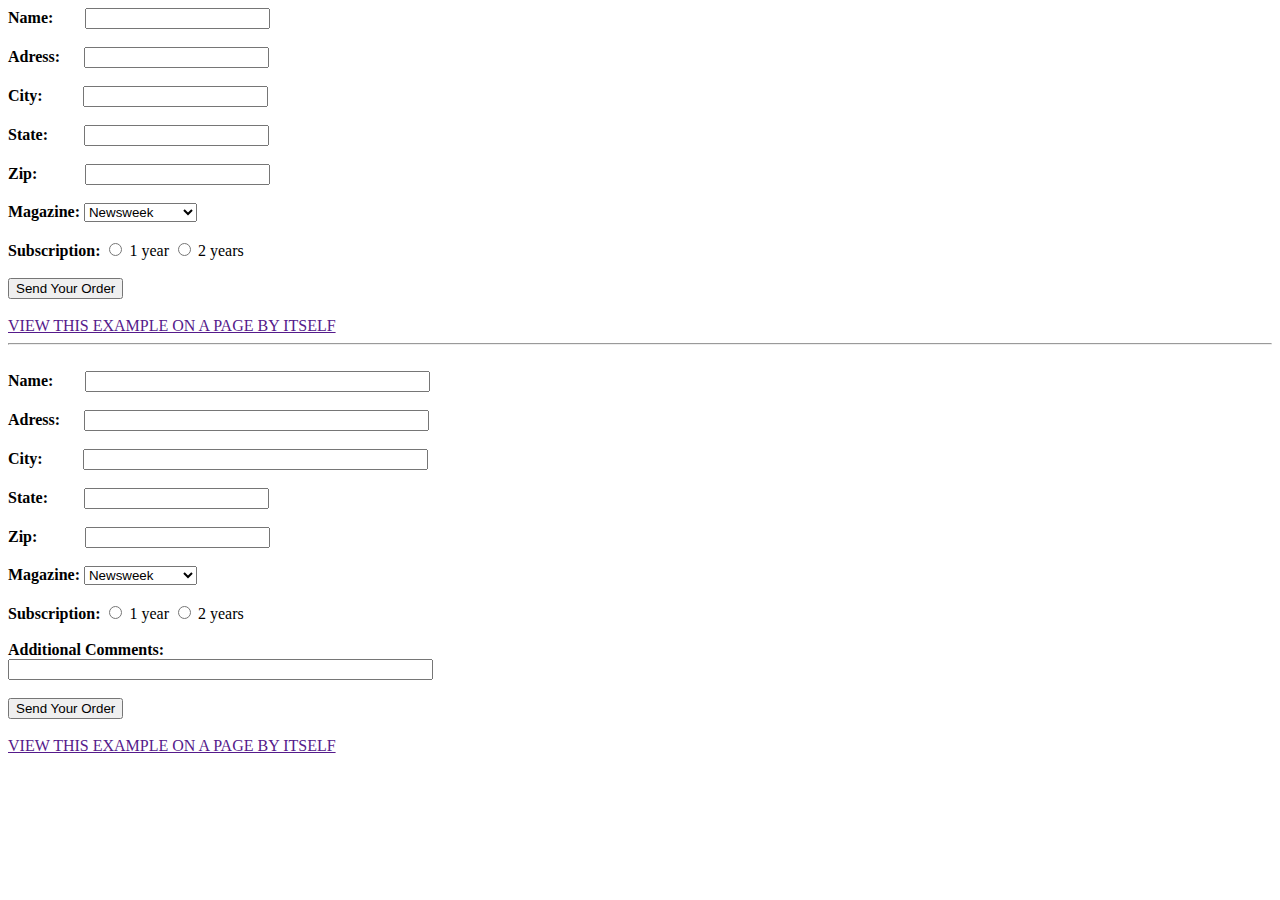
<file: Home-Tasks-main/04-HtmlFormTable/index.html>
<!DOCTYPE html>
<html lang="en">
<head>
    <meta charset="UTF-8">
    <meta http-equiv="X-UA-Compatible" content="IE=edge">
    <meta name="viewport" content="width=device-width, initial-scale=1.0">
    <title>Task 4</title>
</head>
<body>
<selection class="sec1">
    <form sec1>
    <label for="test1"><b>Name:</b></label> 
    &nbsp;&nbsp;&nbsp; &nbsp;&nbsp;
    <input type="text" id="test1">
    <br><br>
    <label for="test2"><b>Adress:</b></label>
     &nbsp; &nbsp;&nbsp;
    <input type="text" id="test2">
    <br><br>
    <label for="test3"><b>City:</b></label> 
    &nbsp;&nbsp;&nbsp;&nbsp;&nbsp;&nbsp;&nbsp;&nbsp;
    <input type="text"id="test3">
    <br><br>
    <label for="test4"><b>State:</b></label>
     &nbsp;&nbsp;&nbsp;&nbsp;&nbsp;&nbsp;&nbsp;
    <input type="text"id="test4">
    <br><br>
    <label for="test5"><b>Zip:</b></label> 
    &nbsp;&nbsp;&nbsp;&nbsp;&nbsp;&nbsp;&nbsp;&nbsp;&nbsp;&nbsp;
    <input type="text"id="test5">
    <br><br>
    <label for="test6"><b>Magazine:</b></label>
    <select name="test6" id="test6">
        <option value="newsweek">Newsweek</option>
        <option value="timemagazine">Time magazine</option>
        <option value="usweekly">Us Weekly</option>
    </select>
    <br><br>
    <label for="test7"><b>Subscription:</b></label>
    <input type="radio" id="test7" name="2">
    <label > 1 year</label>
    <input type="radio" name="2">
    <label > 2 years</label>
    <br><br>
    <button type="submit"> Send Your Order </button>
    <br><br>
    <a href="">VIEW THIS EXAMPLE ON A PAGE BY ITSELF </a>
</form > 
</selection>   

<hr><br>
<section class="sec2">
    <form sec2>
    <label for="test8"><b>Name:</b></label>
     &nbsp;&nbsp;&nbsp;&nbsp;&nbsp;&nbsp;
    <input type="text" id="test8" size="40">
    <br><br>
    <label for="test9"><b>Adress:</b></label>
     &nbsp; &nbsp;&nbsp;
    <input type="text" id="test9" size="40">
    <br><br>
    <label for="test10"><b>City:</b></label>
     &nbsp;&nbsp;&nbsp;&nbsp;&nbsp;&nbsp;&nbsp;&nbsp;
    <input type="text"id="test10" size="40"> 
    <br><br>
    <label for="test11"><b>State:</b></label> 
    &nbsp;&nbsp;&nbsp;&nbsp;&nbsp;&nbsp;&nbsp;
    <input type="text"id="test11">
    <br><br>
    <label for="test12"><b>Zip:</b></label> 
    &nbsp;&nbsp;&nbsp;&nbsp;&nbsp;&nbsp;&nbsp;&nbsp;&nbsp;&nbsp;
    <input type="text"id="test12">
    <br><br>
    <label for="test13"><b>Magazine:</b></label> 
    <select name="test13" id="test13">
        <option value="newsweek">Newsweek</option>
        <option value="timemagazine">Time magazine</option>
        <option value="usweekly">Us Weekly</option>
    </select>
    <br><br>
    <label for="test7"><b>Subscription:</b></label>
    <input type="radio" id="test7" name="2">
    <label > 1 year</label>
    <input type="radio" name="2">
    <label > 2 years</label>
    <br><br>
    <label for="j"><b>Additional Comments:</b></label>
    <br>
    <input id="j" type="text" size="50" > </table></input>
    <br><br>
    <button type="submit"> Send Your Order </button>
    <br><br>
    <a href="">VIEW THIS EXAMPLE ON A PAGE BY ITSELF </a>
</form>
</section>

</body>
</html>
</file>
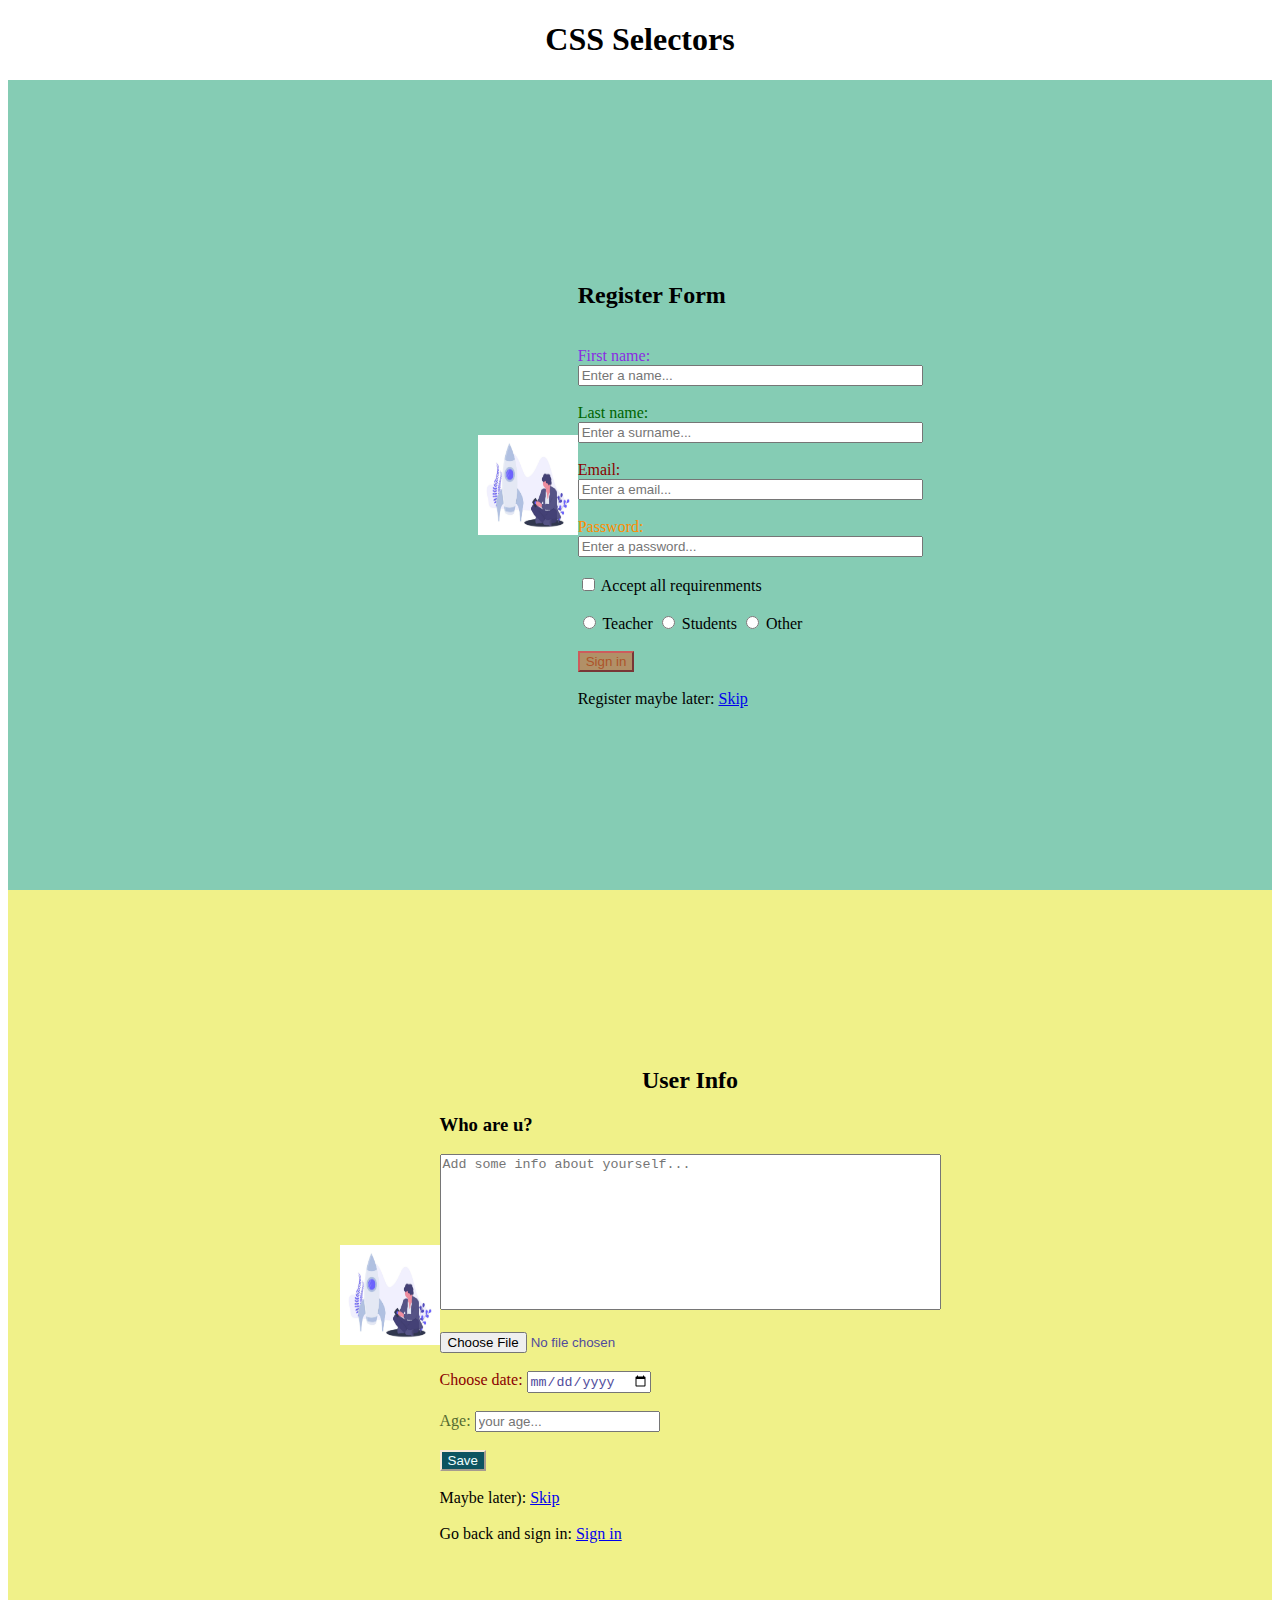
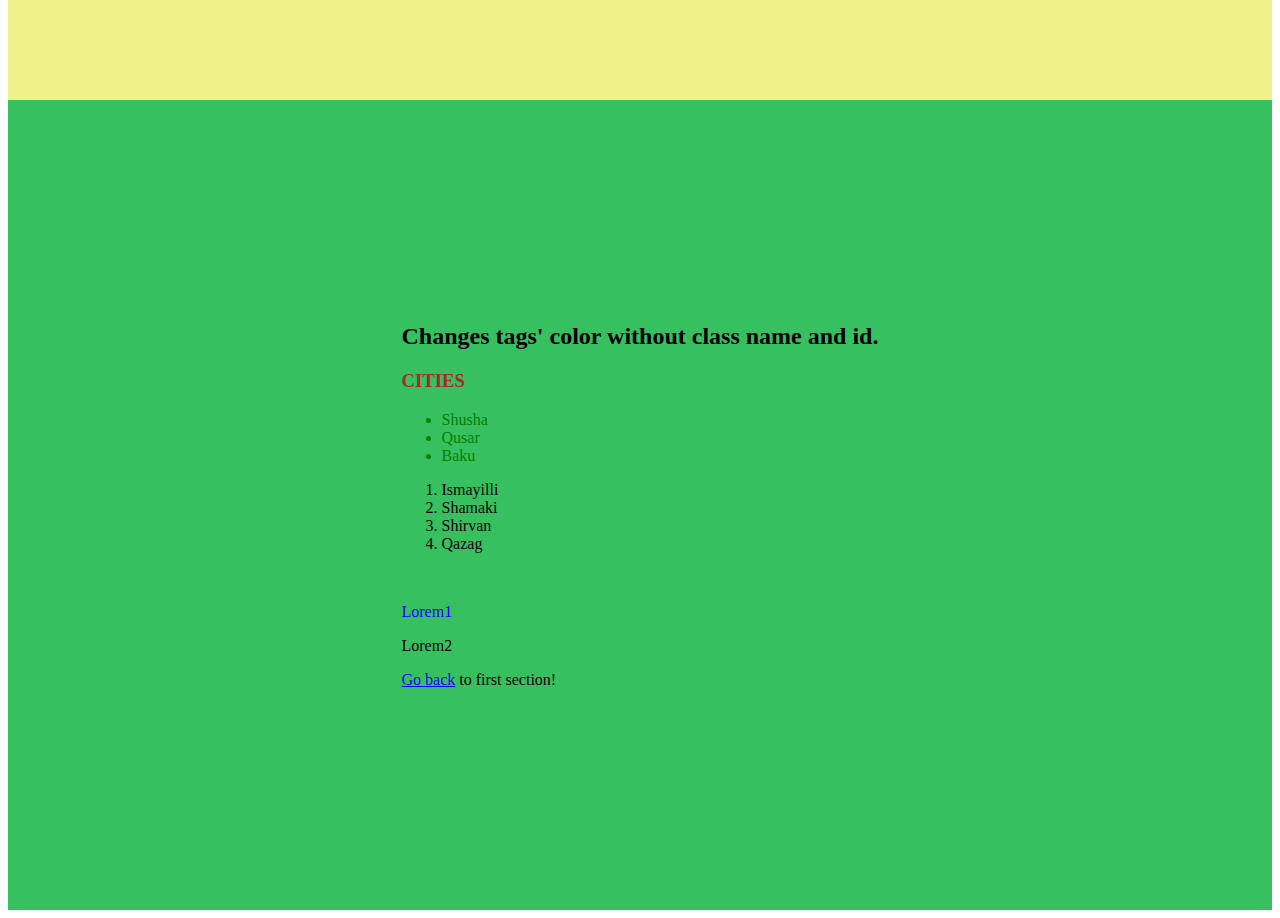
<file: Home-Tasks-main/06-CSS-Selectors/index.html>
<!DOCTYPE html>
<html lang="en">
<head>
    <meta charset="UTF-8">
    <meta http-equiv="X-UA-Compatible" content="IE=edge">
    <meta name="viewport" content="width=device-width, initial-scale=1.0">
    <link rel="stylesheet" href="style.css">
    <title>Document</title>
</head>
<body>
    <center><h1>CSS Selectors</h1></center>
    <section id="sec1"> 
        <img class="photo" src="rocket.jpeg" width="100" height="100" >

        <form class="f1" > 
  
            <div>

            <h2 >Register Form</h2>
                <br>
            <label class="name" for="name">First name:</label>
            <br>
            <input id="name" type="text" placeholder="Enter a name..." required>
                <br><br>
            <label class="fname" for="fname">Last name:</label>
            <br>
            <input id="fname" type="text" placeholder="Enter a surname..." required>
                <br><br>
            <label class="mail" for="mail">Email:</label>
            <br>
            <input id="mail" type="text" placeholder="Enter a email..." required>
                <br><br>
            <label class="psw" for="psw">Password:</label>
            <br>
            <input id="psw" type="password" placeholder="Enter a password..." required>
            <br><br>
            <input  type="checkbox"  required>
            <label class="requirenments" >Accept all requirenments</label>
                <br><br>
            <input id="tch" type="radio" name="c" required>
            <label class="tch" for="tch">Teacher</label>
            <input id="std" type="radio" name="c" required>
            <label class="std" for="std">Students</label>
            <input id="otr" type="radio" name="c" required>
            <label class="otr" for="otr">Other</label>
                <br><br>
            <button id="sign" type="submit">Sign in</button>
                <br><br>
                
            <a >Register maybe later:</a>
            <a href="#sec2">Skip</a>
            </div>
            
        </form>
    </section>

    
    
    


    <section id="sec2"> 
        <img class="photo" src="rocket.jpeg" width="100" height="100" >

        <form  class="f2">
            <div>

            <center><h2>User Info</h2></center>  
            <h3>Who are u?</h3>
            <textarea  id="yourself" cols="60" rows="10" minlength="20" placeholder="Add some info about yourself..." required></textarea>
                 <br><br>
            <input type="file" name="" id="date" required>
                <br><br>
            <label class="date" for="date">Choose date:</label>
            <input id="date" type="date" required>
                <br><br>
            <label class="age" for="age">Age:</label>
            <input id="age" type="number" placeholder="your age..." required>
                <br><br>
            <button id="save" type="submit">Save</button>
            <br><br>
        
            <a >Maybe later):</a>
                <a href="#sec3">Skip</a>
                    <br><br>
            <a >Go back and sign in:</a>
                <a href="#sec1">Sign in</a>

            </div>
        </form>
    </section>
    


    <section id="sec3">
        <div> 
        <h2>Changes tags' color without class name and id.</h2>
            <h3 class="cities">CITIES</h3>
            <ul class="unorder">
                <li>Shusha</li>
                <li>Qusar</li>
                <li>Baku</li>
            </ul>
           
            <ol class="city" type="1" >
                <li>Ismayilli</li>
                <li>Shamaki</li>
                <li>Shirvan</li>
                <li>Qazag</li>
            </ol>
            <br>

            <p class="l1">Lorem1</p>       
            <p class="l2">Lorem2</p> 
            <a href="#sec1">Go back</a>
            <a >to first section!</a>
            <br><br>
        

        </div>   
    </section>
</body>
</html>
</file>
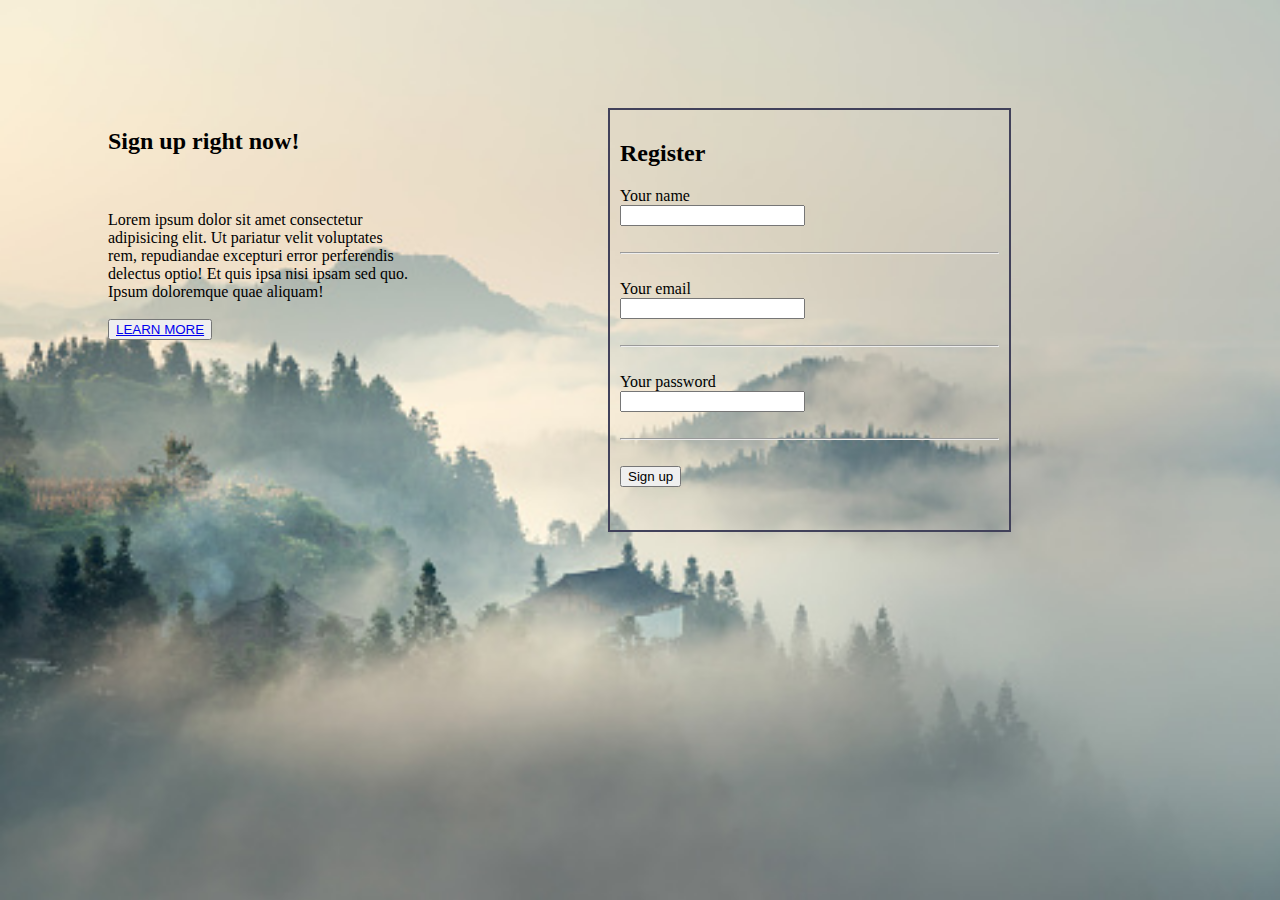
<file: Home-Tasks-main/07-CSS-Background/index.html>
<!DOCTYPE html>
<html lang="en">
<head>
    <meta charset="UTF-8">
    <meta http-equiv="X-UA-Compatible" content="IE=edge">
    <meta name="viewport" content="width=device-width, initial-scale=1.0">
    <link rel="stylesheet" href="page1.css">
    <title>Document</title>
</head>
<body> <div class="all">
    <section id="sec1">
        <div id="sign">
        <h2>Sign up right now!</h2>
        <br><br>
         Lorem ipsum dolor sit amet consectetur adipisicing elit. Ut pariatur velit voluptates rem, repudiandae excepturi error perferendis delectus optio! Et quis ipsa nisi ipsam sed quo. Ipsum doloremque quae aliquam!
        <br> <br>
        <button id="learn" type="submit"  ><a href="index2.html">LEARN MORE</a> </button>    
        </div>
    </section>


    <section id="sec2">
        <form action="">
            <div id="register">
        <h2>Register</h2>
        <label class="name" for="name" >Your name</label>
        <br>
        <input id="name" type="text" required>
        <br><br>
        <hr>
        <br>
        <label class="email" for="email" >Your email</label>
        <br>
        <input id="email" type="email" required>
        <br><br>
        <hr>
        <br>
        <label class="psw" for="psw" >Your password</label>
        <br>
        <input id="psw" type="password" required>
        <br><br>
        <hr>
        <br>
        <button type="submit" id="sign"  > Sign up</button>
         </div>
        </form>
    </section>
</div>
</body>
</html>
</file>
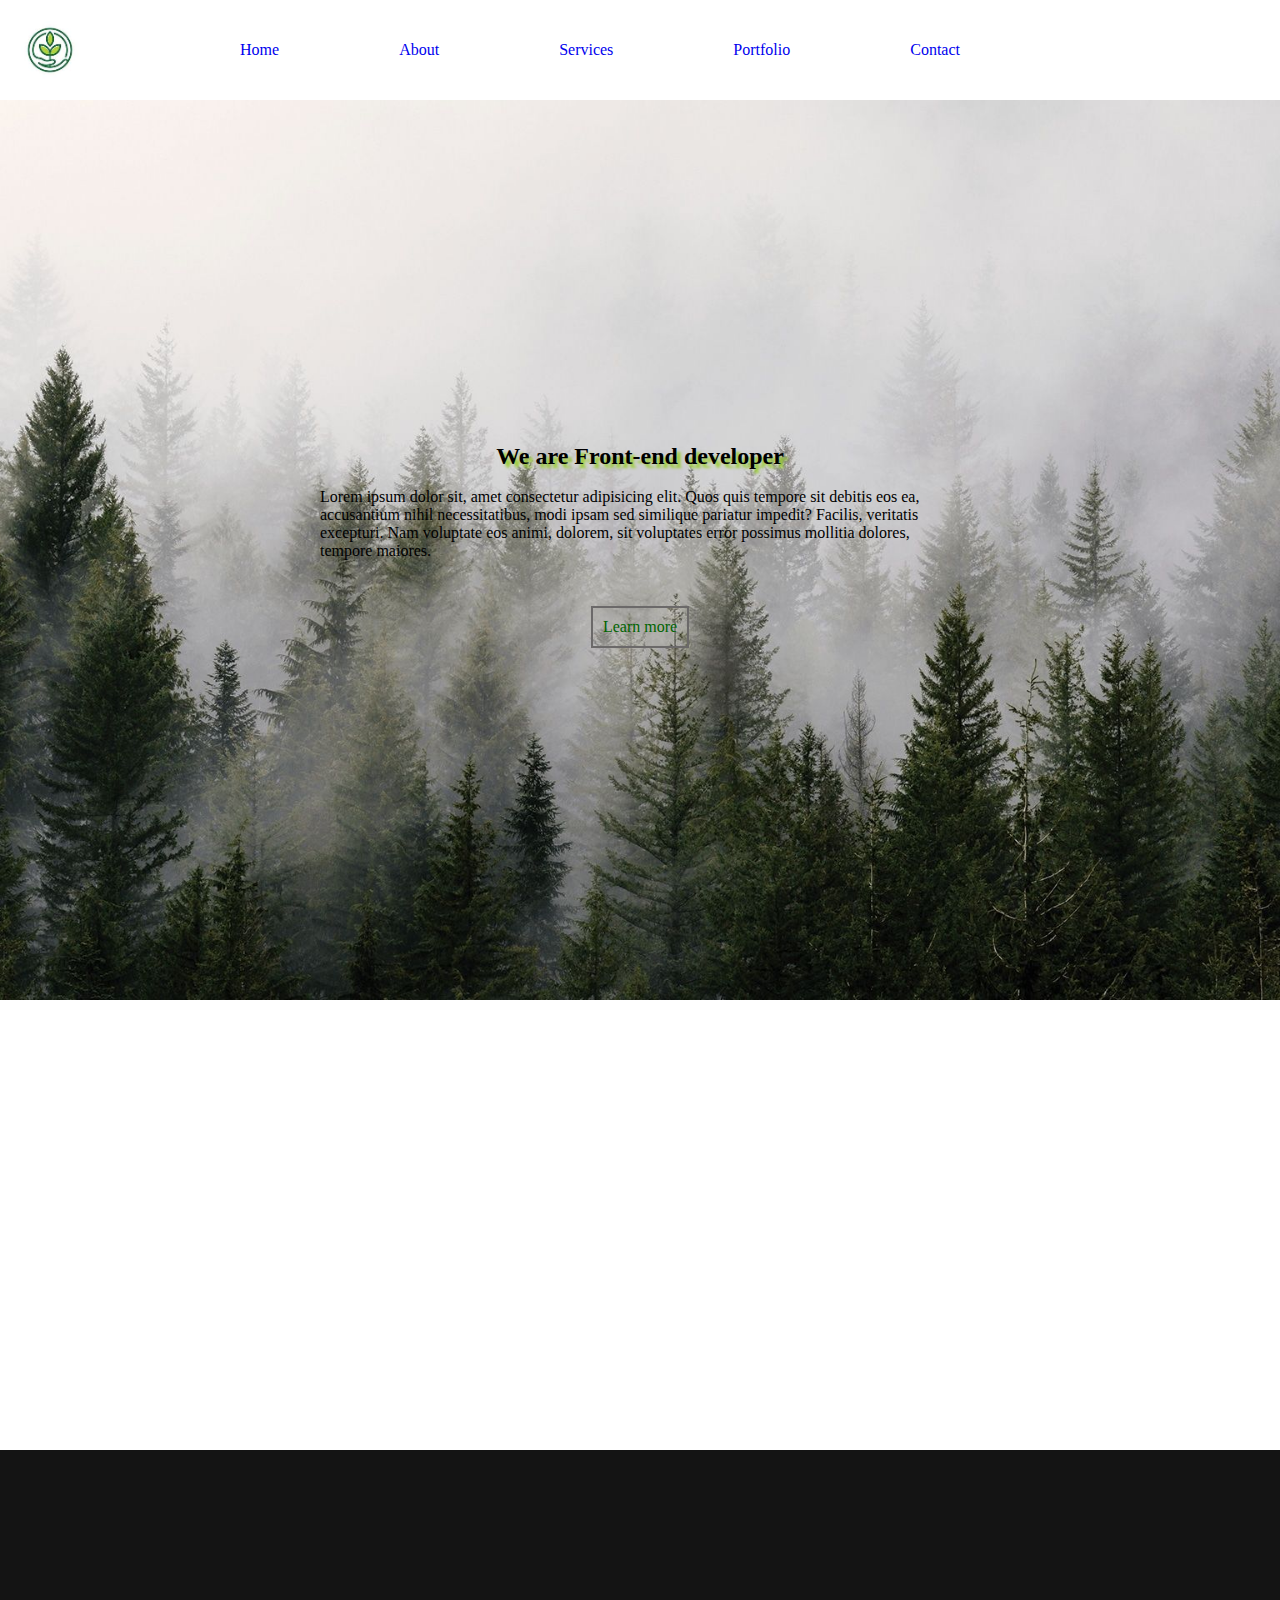
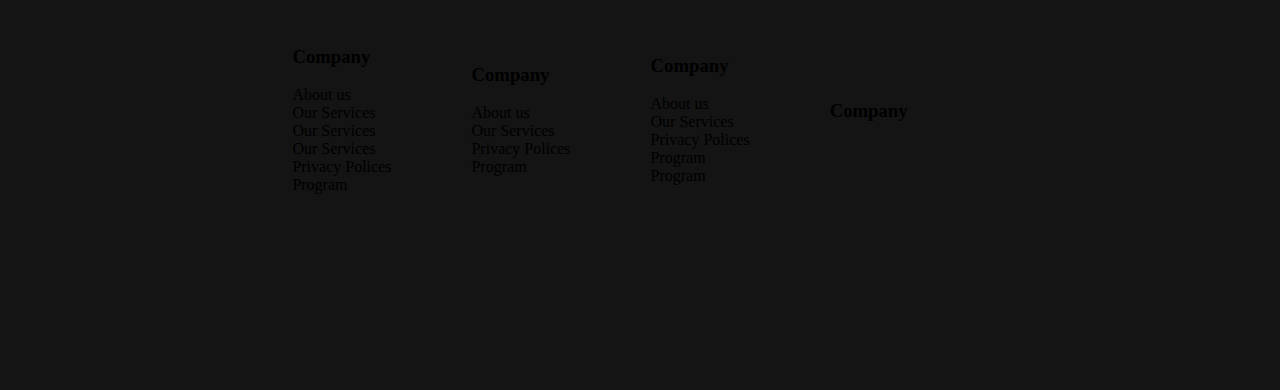
<file: Home-Tasks-main/08-CSS-Box-Model/index.html>
<!DOCTYPE html>
<html lang="en">
<head>
    <meta charset="UTF-8">
    <meta http-equiv="X-UA-Compatible" content="IE=edge">
    <meta name="viewport" content="width=device-width, initial-scale=1.0">
    <link rel="stylesheet" href="https://cdnjs.cloudflare.com/ajax/libs/font-awesome/6.3.0/css/all.min.css" integrity="sha512-SzlrxWUlpfuzQ+pcUCosxcglQRNAq/DZjVsC0lE40xsADsfeQoEypE+enwcOiGjk/bSuGGKHEyjSoQ1zVisanQ==" crossorigin="anonymous" referrerpolicy="no-referrer" />
    <link rel="stylesheet" href="style.css">
    <title>Document</title>
</head>
<body>
    <header >
    <nav class="page1">
        <img id="logo" src="eco.jpg">
        <ul id="one">
            
            <li><a href="#">Home</a></li>
            <li><a href="#">About</a></li>
            <li><a href="#">Services</a></li>
            <li><a href="#">Portfolio</a></li>
            <li><a href="#">Contact</a></li>
            <li><a href="#"><i class="fa-solid fa-phone"></i></a></li>
            <li><a href="#"><i class="fa-solid fa-envelope"></i></a></li>
        </ul>
   </nav> 
       
    <nav class="we">
        <div class="part1">
            <h2 class="front">We are Front-end developer</h2>
            <br>
            <p class="font" >Lorem ipsum dolor sit, amet consectetur adipisicing elit. Quos quis tempore sit debitis eos ea, accusantium nihil necessitatibus, modi ipsam sed similique pariatur impedit? Facilis, veritatis excepturi. Nam voluptate eos animi, dolorem, sit voluptates error possimus mollitia dolores, tempore maiores.</p>
            <br><br>
            <a id="learn" href="#">Learn more</a>
            
        </div>
    </nav>   
    </header>


   <section id="sec2"></section>


    <footer>
    <div>  
        <ul>
            <h3>Company</h3>
            <div id="line"></div>
            <br>
            <li>About us</li> 
            <li>Our Services</li> 
            <li>Our Services</li> 
            <li>Our Services</li> 
            <li>Privacy Polices</li> 
            <li>Program</li> 
        </ul>
    </div>
    
        
    <div>
        <ul>
            <h3>Company</h3>
            <div id="line"></div>
            <br>
            <li>About us</li> 
            <li>Our Services</li> 
            <li>Privacy Polices</li> 
            <li>Program</li> 
        </ul>
    </div>

        
    <div>
        <ul>
            <h3>Company</h3>
            <div id="line"></div>
            <br>
            <li>About us</li> 
            <li>Our Services</li>  
            <li>Privacy Polices</li> 
            <li>Program</li> 
            <li>Program</li>
        </ul>
    </div>


    <div>   
        <ul >
            <h3>Company</h3>
            <div id="line"></div>
            <br>
            <li><i class="fa-brands fa-facebook"></i></li>
            <li><i class="fa-brands fa-twitter"></i></li>
            <li><i class="fa-brands fa-instagram"></i></li>
            <li><i class="fa-brands fa-linkedin"></i></li>
        </ul>
    </div> 
    <br><br>
    </footer>

    
</body>
</html>
</file>
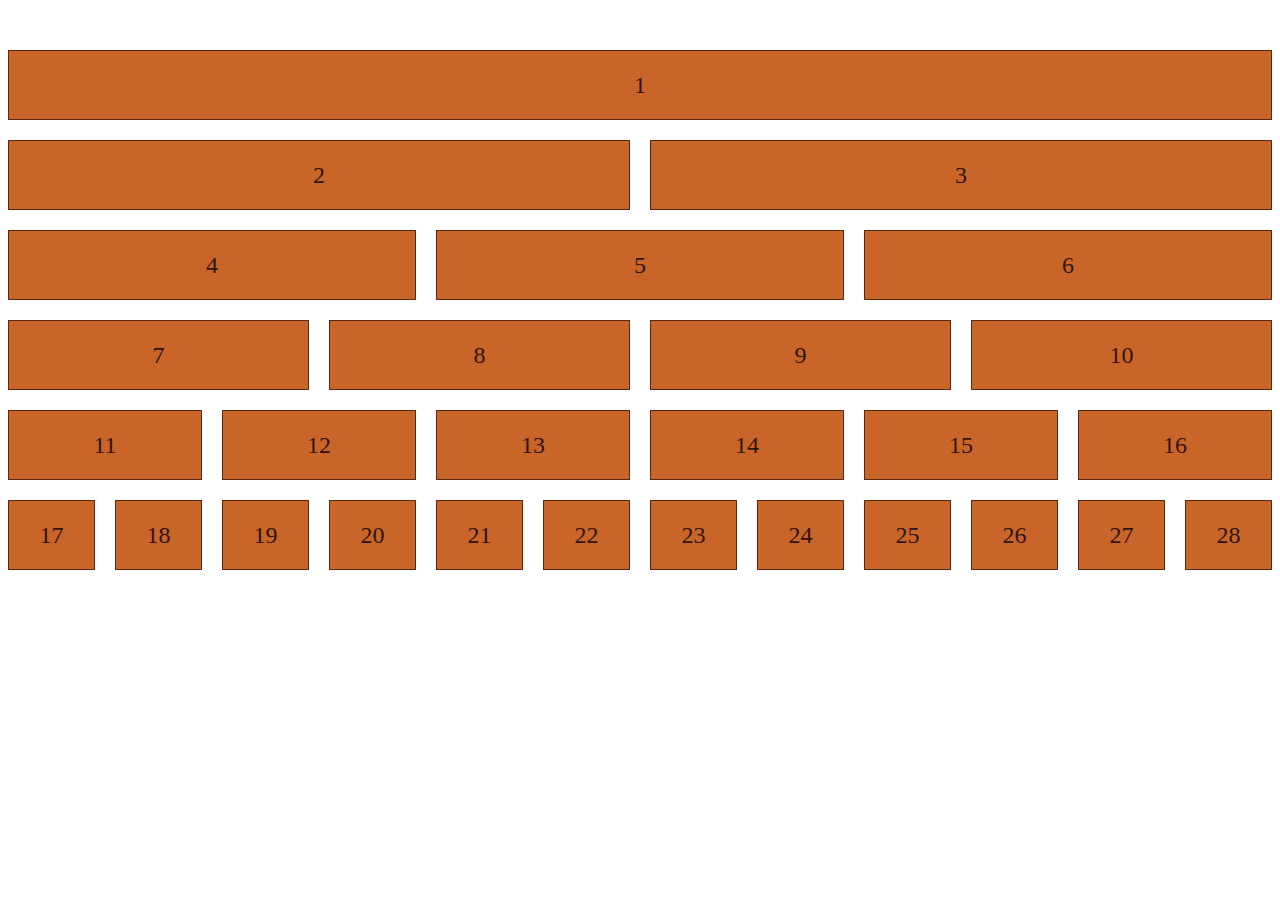
<file: Home-Tasks-main/09-CSS-Grid-Media/index.html>
<!DOCTYPE html>
<html lang="en">
<head>
    <meta charset="UTF-8">
    <meta http-equiv="X-UA-Compatible" content="IE=edge">
    <meta name="viewport" content="width=device-width, initial-scale=1.0">
    <link rel="stylesheet" href="./style.css">
    <title>Document</title>
</head>
<body>
    <div class="container">
        <div class="box box1">1</div>
        <div class="box box2">2</div>
        <div class="box box3">3</div>
        <div class="box box4">4</div>
        <div class="box box5">5</div>
        <div class="box box6">6</div>
        <div class="box box7">7</div>
        <div class="box box8">8</div>
        <div class="box box9">9</div>
        <div class="box box10">10</div>
        <div class="box box11">11</div>
        <div class="box box12">12</div>
        <div class="box box13">13</div>
        <div class="box box14">14</div>
        <div class="box box15">15</div>
        <div class="box box16">16</div>
        <div class="box box17">17</div>
        <div class="box box18">18</div>
        <div class="box box19">19</div>
        <div class="box box20">20</div>
        <div class="box box21">21</div>
        <div class="box box22">22</div>
        <div class="box box23">23</div>
        <div class="box box24">24</div>
        <div class="box box25">25</div>
        <div class="box box26">26</div>
        <div class="box box27">27</div>
        <div class="box box28">28</div>
    </div>
</body>
</html>
</file>
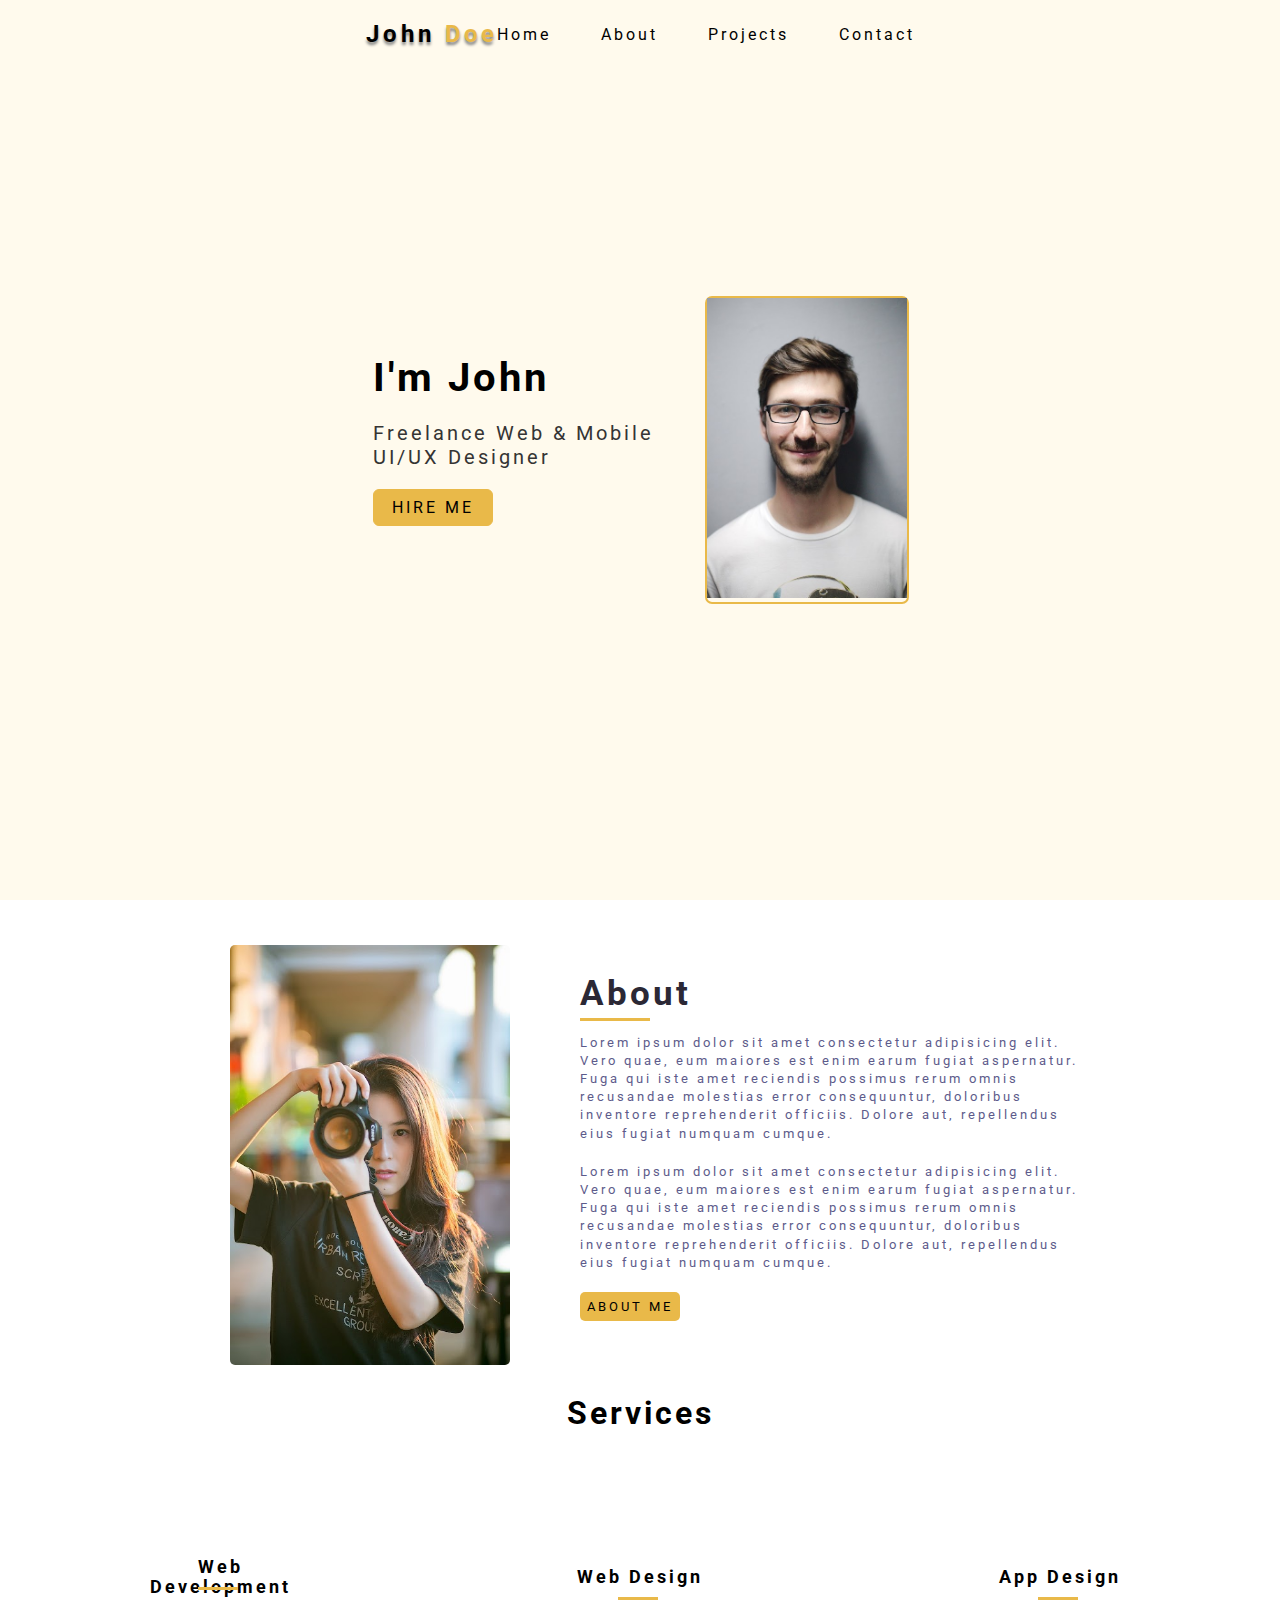
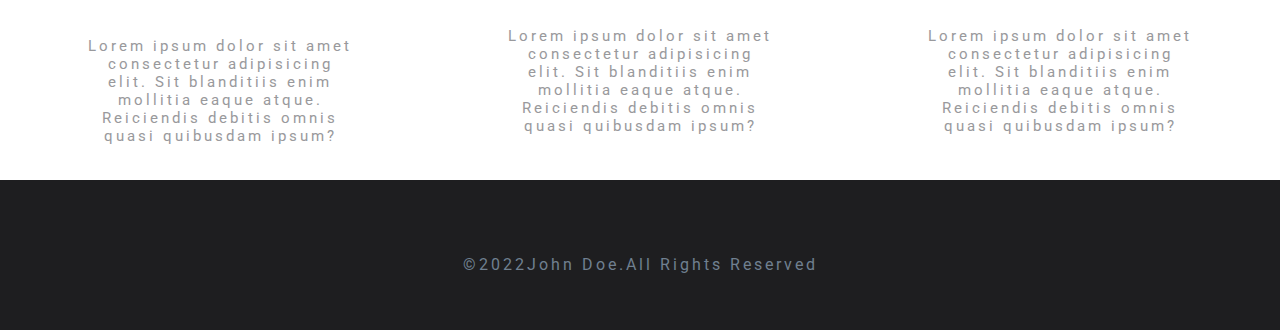
<file: Home-Tasks-main/10-PortfolioMiniWebPage/index.html>
<!DOCTYPE html>
<html lang="en">
<head>
    <meta charset="UTF-8">
    <meta http-equiv="X-UA-Compatible" content="IE=edge">
    <meta name="viewport" content="width=device-width, initial-scale=1.0">
    <link rel="stylesheet" href="style.css">
    <link href="https://fonts.googleapis.com/css2?family=Roboto:wght@300;500&display=swap" rel="stylesheet">
    <link rel="stylesheet" href="https://cdnjs.cloudflare.com/ajax/libs/font-awesome/6.3.0/css/all.min.css" integrity="sha512-SzlrxWUlpfuzQ+pcUCosxcglQRNAq/DZjVsC0lE40xsADsfeQoEypE+enwcOiGjk/bSuGGKHEyjSoQ1zVisanQ==" crossorigin="anonymous" referrerpolicy="no-referrer" />
    <title>Document</title>
</head>
<body>
    <header>
        <div class="container">
            <div class="header">
                <a href="#"><h2>John <span>Doe</span></h2></a>
                <nav>
                    <ul>
                        <li><a href="#">Home</a></li>
                        <li><a href="#">About</a></li>
                        <li><a href="#">Projects</a></li>
                        <li><a href="#">Contact</a></li>
                    
                    </ul>
                </nav>  
            </div> 
        </div>
    </header>


<section id="hero-banner">
    <div class="container">
        <div class="hero-banner">
            <div class="hero-banner-info">
                <h2 class="title"><span>I'm</span>  John</h2>
                <p class="pozition">Freelance Web & Mobile UI/UX Designer</p>
                <a href="#" class="hire-me">HIRE ME</a>
                <ul>
                    <li><a href="#"><i class="fa-brands fa-facebook"></i></a></li>
                    <li><a href="#"><i class="fa-brands fa-linkedin"></i></a></li>
                    <li><a href="#"><i class="fa-brands fa-squarespace"></i></a></li>
                    <li><a href="#"><i class="fa-brands fa-behance"></i></a></li>
                    <li><a href="#"><i class="fa-brands fa-instagram"></i></a></li>
                </ul>
            </div>
            <div class="hero-banner-image">
                <div class="border">
                    
                         <img src="./images/hero-img.jpeg" alt="">
                    
                </div>
            </div>


        </div>
    </div>
</section>


<section id="sec2">
    <div class="container">
        <div class="images2">
            <div class="frame">
                <img src="./images/about-img.jpeg" alt="About">
            </div>
        </div>
        <div class="about">
            <h1>About</h1>
            <p>Lorem ipsum dolor sit amet consectetur adipisicing elit. Vero quae, eum maiores est enim earum fugiat aspernatur. Fuga qui iste amet reciendis possimus rerum omnis recusandae molestias error consequuntur, doloribus inventore reprehenderit officiis. Dolore aut, repellendus eius fugiat numquam cumque.</p>
            <p>Lorem ipsum dolor sit amet consectetur adipisicing elit. Vero quae, eum maiores est enim earum fugiat aspernatur. Fuga qui iste amet reciendis possimus rerum omnis recusandae molestias error consequuntur, doloribus inventore reprehenderit officiis. Dolore aut, repellendus eius fugiat numquam cumque.</p>
            <button>ABOUT ME</button>
        </div>
    </div>
</section>

<section id="sec3">
    <div class="services"> <h1>Services</h1></div>
    <div class="container">
        <div class="web">
            <div>
                <i class="fa-solid fa-code fa-2xl"></i>
                <h3>Web Development</h3>
                <p>Lorem ipsum dolor sit amet consectetur adipisicing elit. Sit blanditiis enim mollitia eaque atque. Reiciendis debitis omnis quasi quibusdam ipsum?</p>
            </div>
            <div>
                <i class="fa-brands fa-sketch fa-2xl"></i>
                <h3>Web Design</h3>
                <p>Lorem ipsum dolor sit amet consectetur adipisicing elit. Sit blanditiis enim mollitia eaque atque. Reiciendis debitis omnis quasi quibusdam ipsum?</p>
            </div>
            <div>
                <i class="fa-brands fa-android fa-2xl"></i>
                <h3>App Design</h3>
                <p>Lorem ipsum dolor sit amet consectetur adipisicing elit. Sit blanditiis enim mollitia eaque atque. Reiciendis debitis omnis quasi quibusdam ipsum?</p>
            </div>
        </div>
    </div>
    
</section>

<footer>
    <div class="footericon">
        <a href="#">
            <i class="fa-brands fa-facebook fa-xl"></i>
        </a>
        <a href="#">
            <i class="fa-brands fa-linkedin fa-xl"></i>
        </a>
        <a href="#">
            <i class="fa-brands fa-squarespace fa-xl"></i>
        </a>
        <a href="#">
            <i class="fa-brands fa-behance fa-xl"></i>
        </a>
        <a href="#">
            <i class="fa-brands fa-instagram fa-xl"></i>
        </a>
    </div>
    <div class="footercopy">
        <p>&copy;2022John Doe.All Rights Reserved</p>
    </div>
</footer>

</body>
</html>
</file>
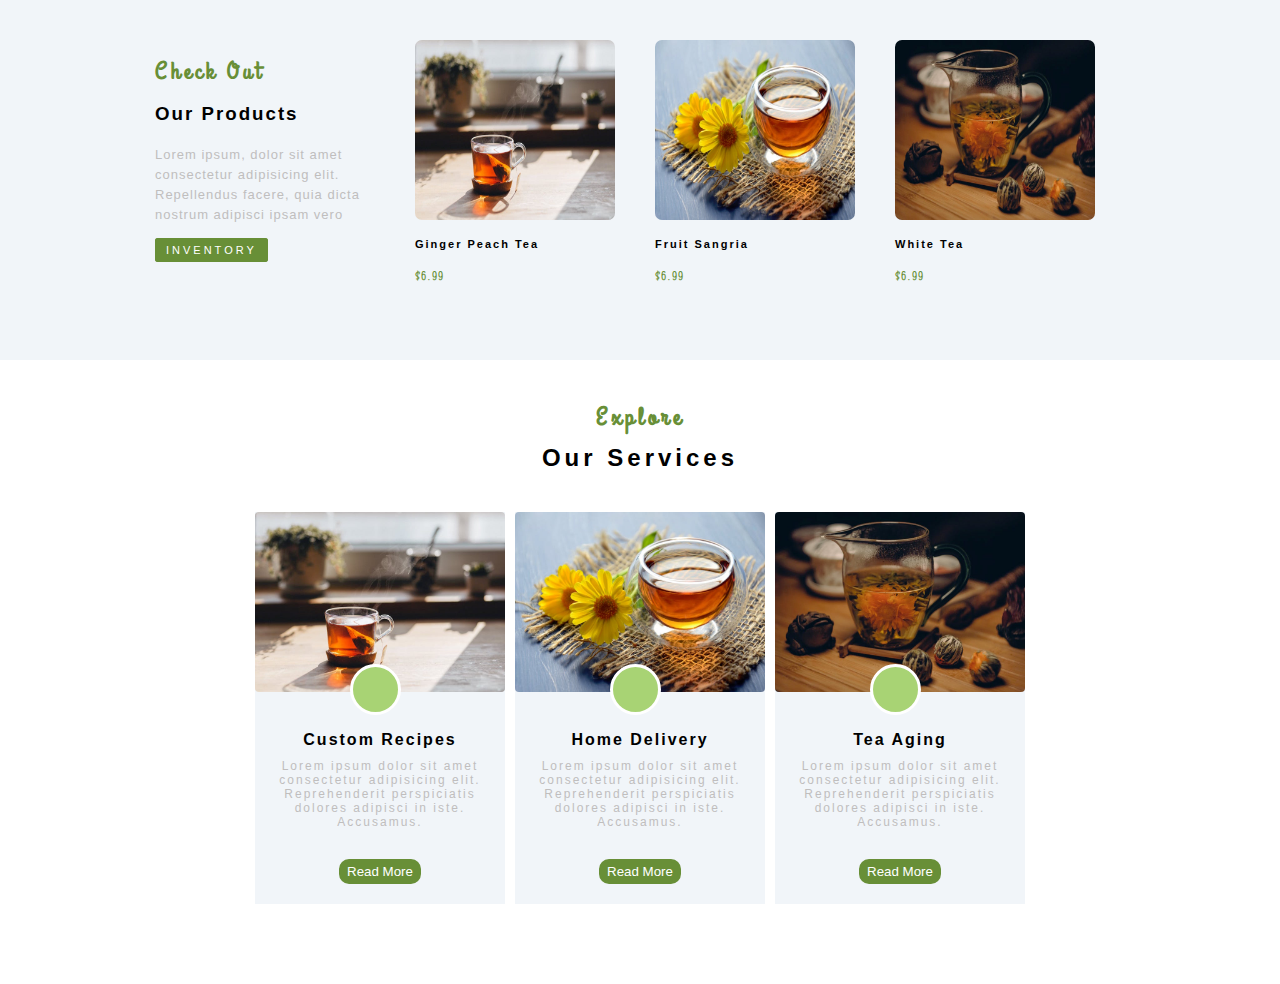
<file: Home-Tasks-main/11-ResponsiveTwoSection/index.html>
<!DOCTYPE html>
<html lang="en">
<head>
    <meta charset="UTF-8">
    <meta http-equiv="X-UA-Compatible" content="IE=edge">
    <meta name="viewport" content="width=device-width, initial-scale=1.0">
    <link rel="stylesheet" href="https://cdnjs.cloudflare.com/ajax/libs/font-awesome/6.3.0/css/all.min.css" integrity="sha512-SzlrxWUlpfuzQ+pcUCosxcglQRNAq/DZjVsC0lE40xsADsfeQoEypE+enwcOiGjk/bSuGGKHEyjSoQ1zVisanQ==" crossorigin="anonymous" referrerpolicy="no-referrer" />
    <link rel="preconnect" href="https://fonts.googleapis.com">
    <link rel="preconnect" href="https://fonts.gstatic.com" crossorigin>
    <link href="https://fonts.googleapis.com/css2?family=Grand+Hotel&display=swap" rel="stylesheet">
    <link rel="stylesheet" href="./style.css">
    <title>Document</title>
</head>
<body>
    <section id="sec1">
        <div class="sec1">

            <div class="info" >
                <h3 class="check">Check Out</h3>
                <h3 class="products">Our Products</h3>
                <p class="lorem1">Lorem ipsum, dolor sit amet consectetur adipisicing elit. Repellendus facere,
                quia dicta nostrum adipisci ipsam vero</p>
                <a href="#">INVENTORY</a>
            </div>

            <div class="tea">
                <img src="./img/product-1 (1).jpeg" alt="">
                <strong class="name">Ginger Peach Tea</strong>
                <p class="cost">$6.99</p>
            </div>

            <div class="tea">
                    <img src="./img/product-2 (1).jpeg" alt="">
                    <strong class="name">Fruit Sangria</strong>
                    <p class="cost">$6.99</p>
            </div>

            <div class="tea">
                <img src="./img/product-3 (1).jpeg" alt="">
                <strong class="name">White Tea</strong>
                <p class="cost">$6.99</p>
             </div>

        </div>
    </section>


    <section id="sec2">
        <h3 class="explore">Explore</h3>
        <h3 class="our">Our Services</h3>
            <div class="sec2">

                <div class="type">
                    <img src="./img/product-1 (1).jpeg" >
                    <div class="aws"><i class="fa-solid fa-martini-glass-citrus"></i></div>
                    <strong>Custom Recipes</strong>
                    <p class="lorem ">Lorem ipsum dolor sit amet consectetur adipisicing elit. Reprehenderit perspiciatis dolores adipisci in iste. Accusamus.</p>
                    <button>Read More</button>
                </div>
                <div class="type">
                    <img src="./img/product-2 (1).jpeg" >
                    <div class="aws"><i class="fa-solid fa-house"></i></div>
                    <strong>Home Delivery</strong>
                    <p class="lorem ">Lorem ipsum dolor sit amet consectetur adipisicing elit. Reprehenderit perspiciatis dolores adipisci in iste. Accusamus.</p>
                    <button>Read More</button>
                </div>
                <div class="type">
                    <img src="./img/product-3 (1).jpeg" >
                    <div class="aws"><i class="fa-solid fa-mug-hot"></i></div>
                    <strong>Tea Aging</strong>
                    <p class="lorem ">Lorem ipsum dolor sit amet consectetur adipisicing elit. Reprehenderit perspiciatis dolores adipisci in iste. Accusamus.</p>
                    <button>Read More</button>
                </div>
                
            </div>
    </section>
</body>
</html>
</file>
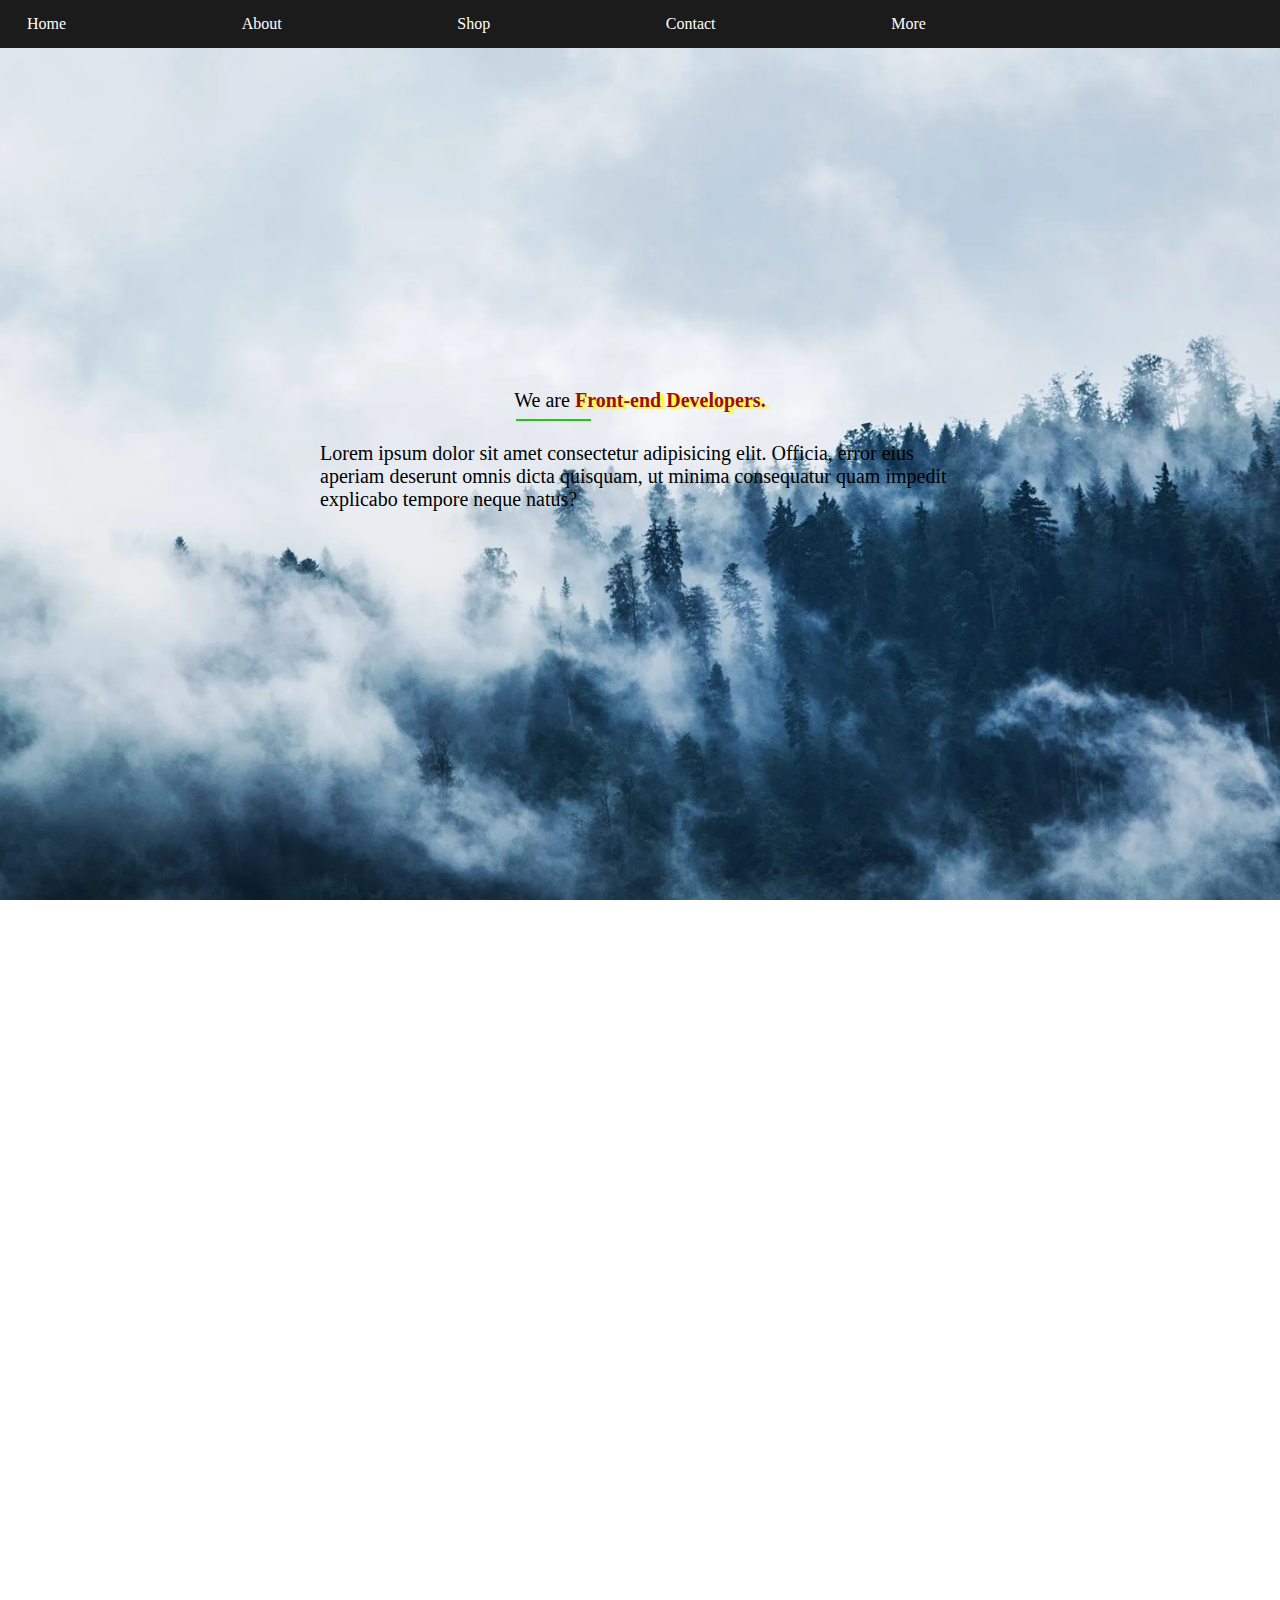
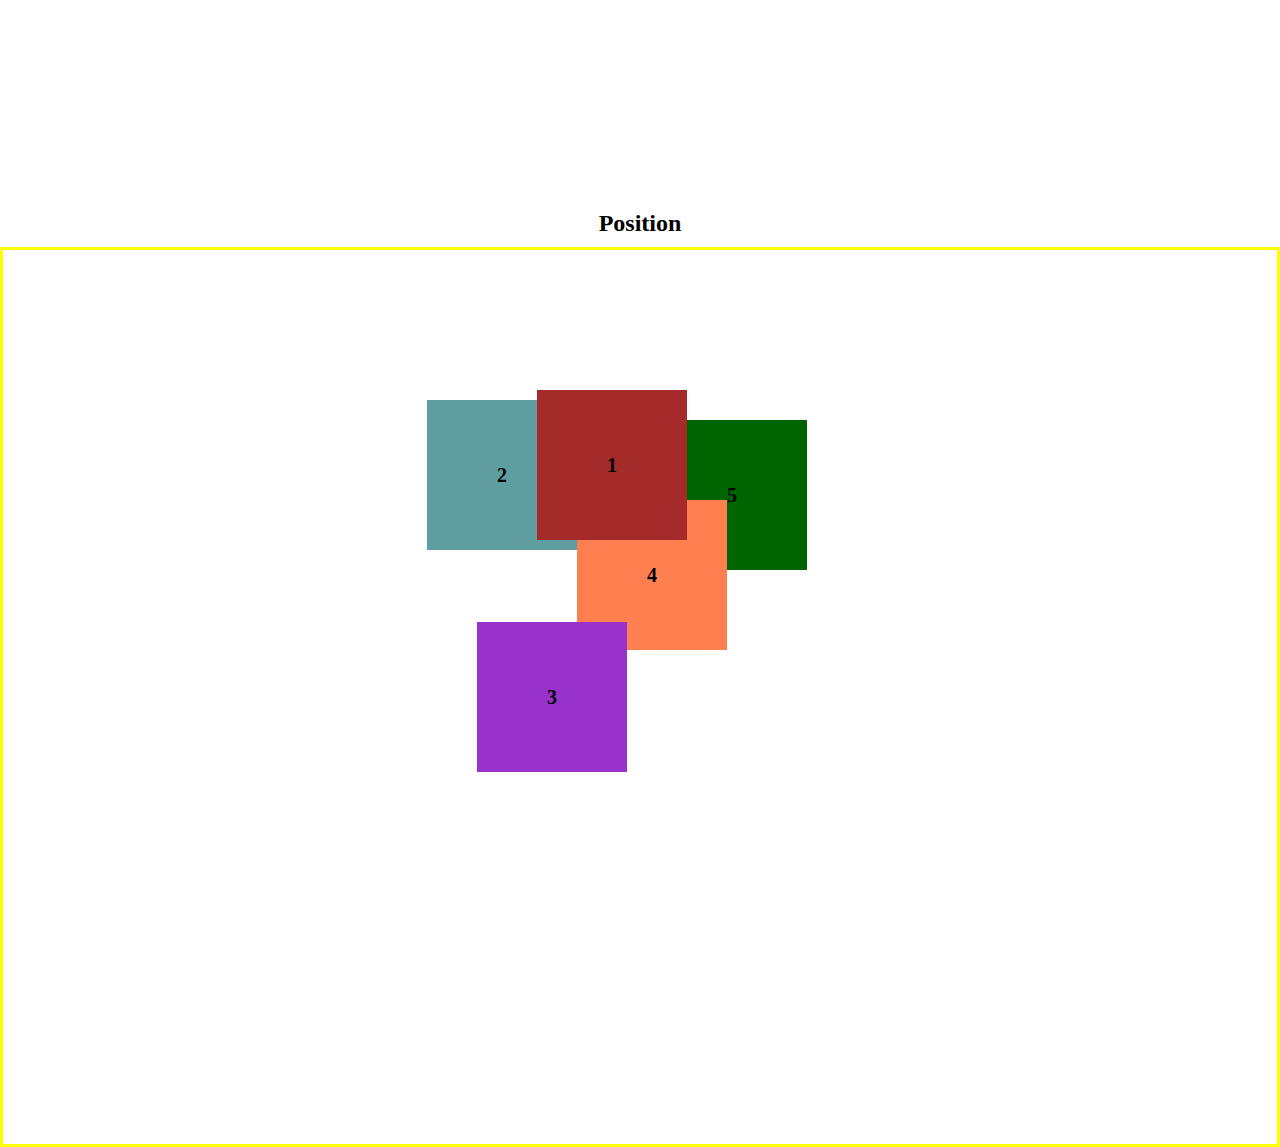
<file: Home-Tasks-main/12.Responsive-page/index.html>
<!DOCTYPE html>
<html lang="en">

<head>
    <meta charset="UTF-8">
    <meta http-equiv="X-UA-Compatible" content="IE=edge">
    <meta name="viewport" content="width=device-width, initial-scale=1.0">
    <link rel="stylesheet" href="./style.css">
    <link rel="stylesheet" href="https://cdnjs.cloudflare.com/ajax/libs/font-awesome/6.3.0/css/all.min.css"
        integrity="sha512-SzlrxWUlpfuzQ+pcUCosxcglQRNAq/DZjVsC0lE40xsADsfeQoEypE+enwcOiGjk/bSuGGKHEyjSoQ1zVisanQ=="
        crossorigin="anonymous" referrerpolicy="no-referrer" />
    <title>Document</title>
</head>

<body>
    <header>
        <nav class="header">
            <ul>
                <li><a href="#" class="simple1">Home</a></li>
                <li><a href="#" class="simple">About</a></li>
                <li><a href="#" class="simple">Shop</a></li>
                <li><a href="#" class="simple">Contact</a></li>
                <li><a href="#" class="simple">More</a></li>
                <li><a href="#" class="menu"><i class="fa-solid fa-bars fa-beat-fade"></i></a>
                </li>
                <li> <a href="#" class="search"><i class="fa-sharp fa-solid fa-magnifying-glass fa-bounce"></i></a>
                </li>
            </ul>
        </nav>
    </header>


    <section class="sec1">
        <div class="text">
        <p class="main">We are <span>Front-end Developers.</span> </p>
        <p class="lorem">Lorem ipsum dolor sit amet consectetur adipisicing elit. Officia,
            error eius aperiam deserunt omnis dicta quisquam, ut minima consequatur quam impedit explicabo tempore neque
            natus?</p>
        </div>
    </section >

    <section class="sec2"></section>


    <section class="sec3">
        <div class="container">
            <h1>Position</h1>
                <div class="boxes">
                    <div class="box box1">1</div>
                    <div class="box box2">2</div>
                    <div class="box box3">3</div>
                    <div class="box box4">4</div>
                    <div class="box box5">5</div>
                </div>
        </div>
    </section>
</body>

</html>
</file>
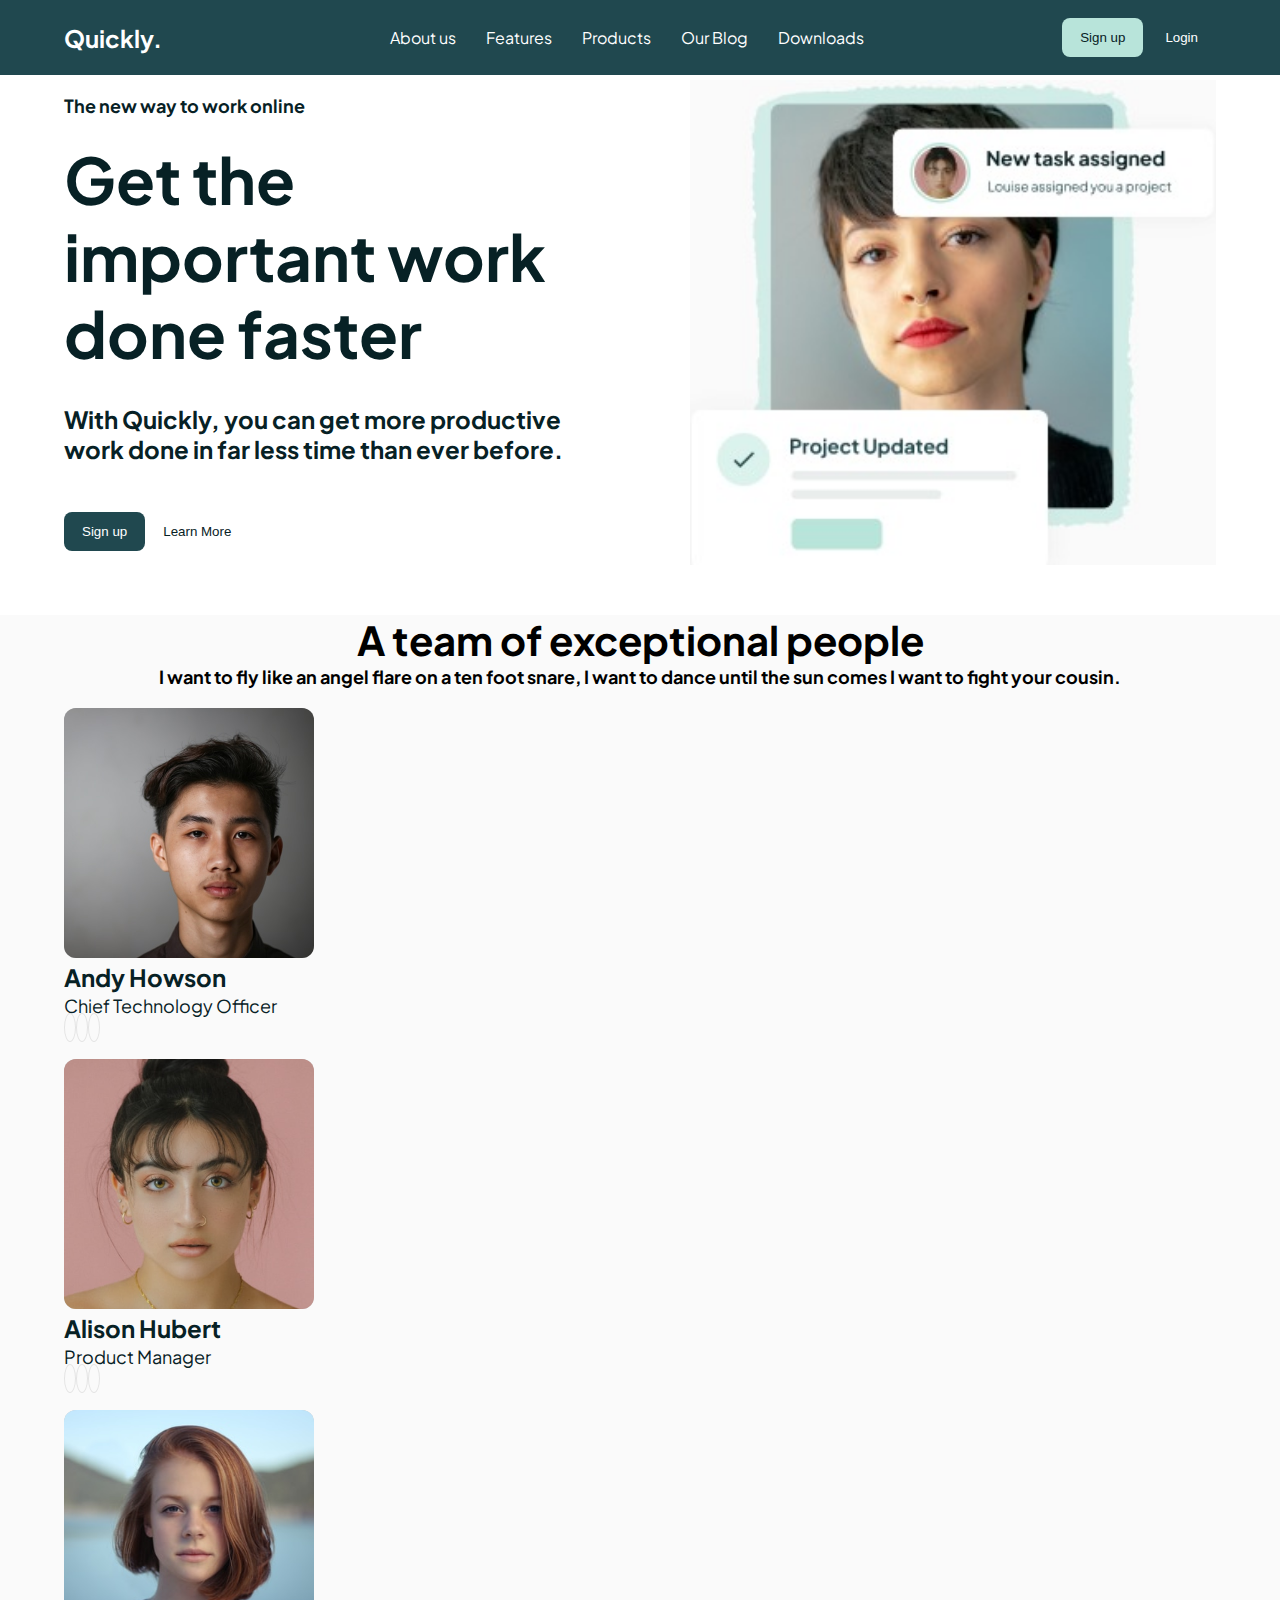
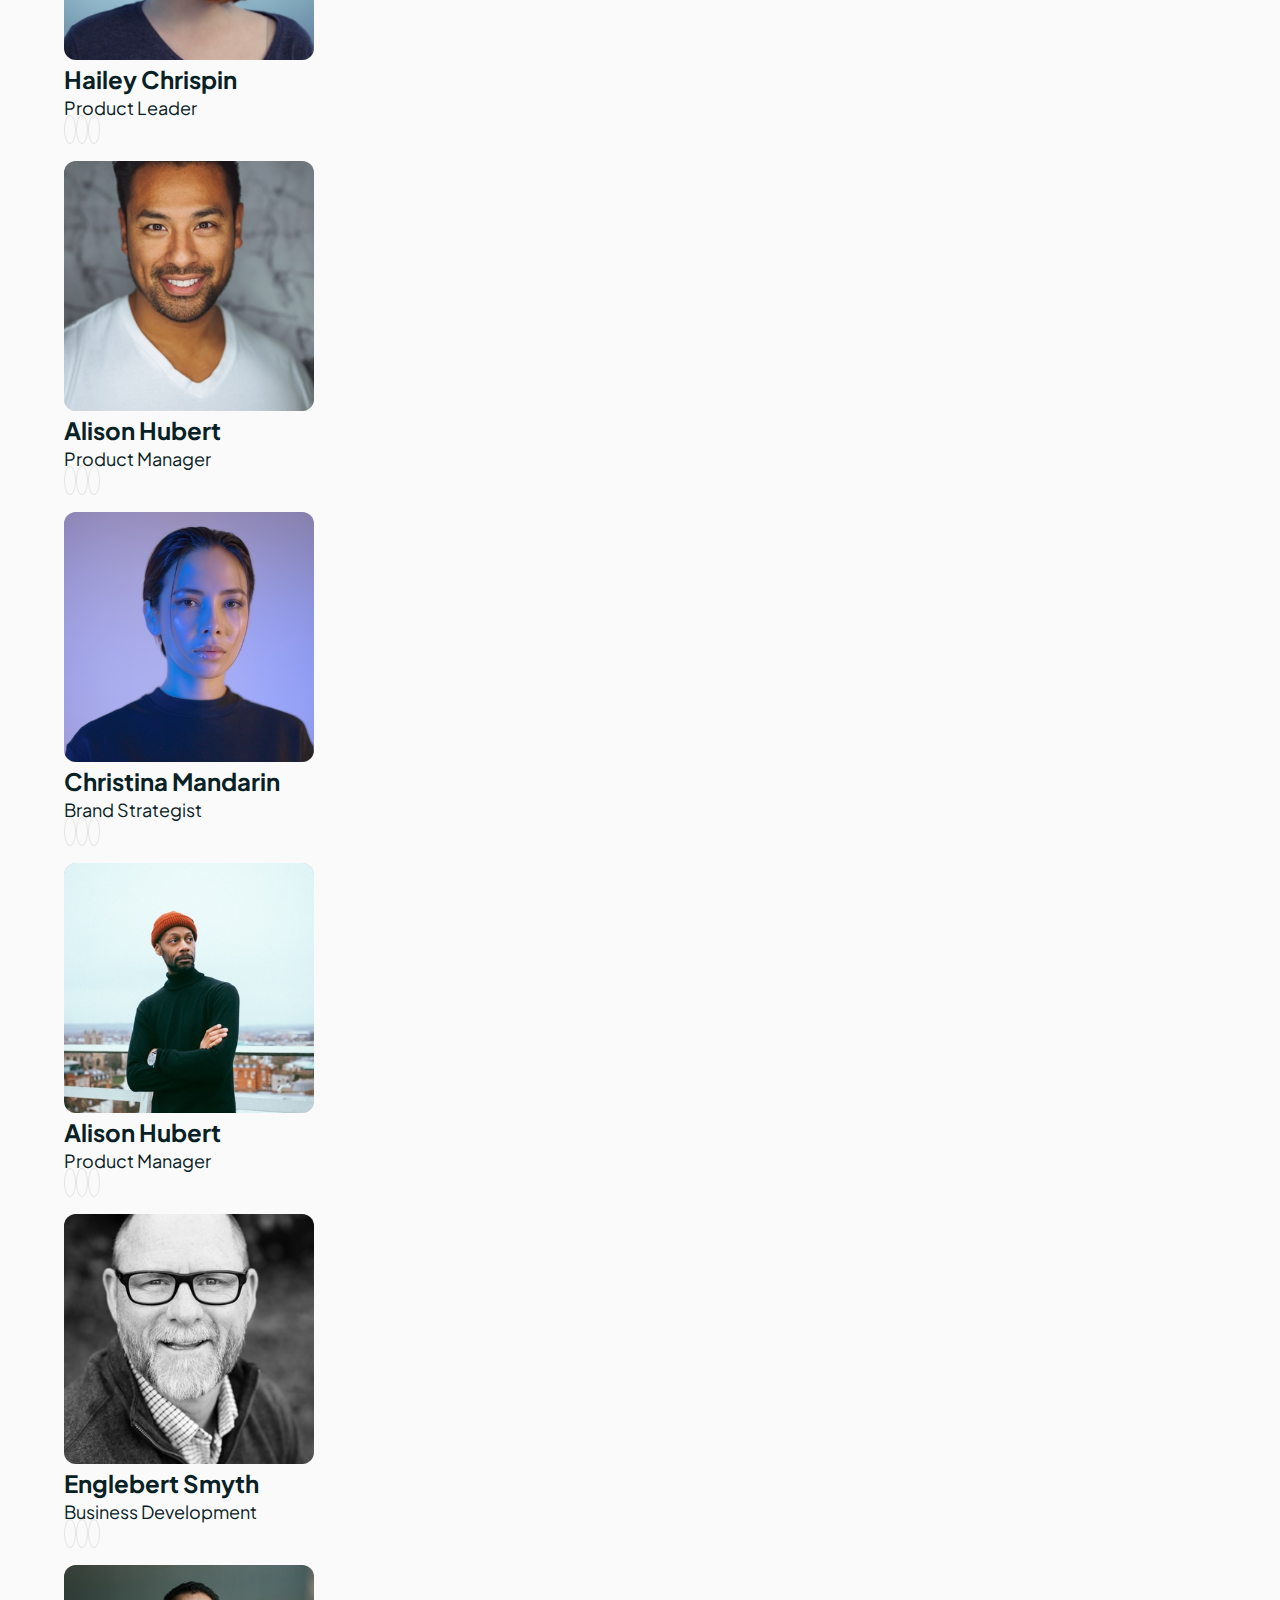
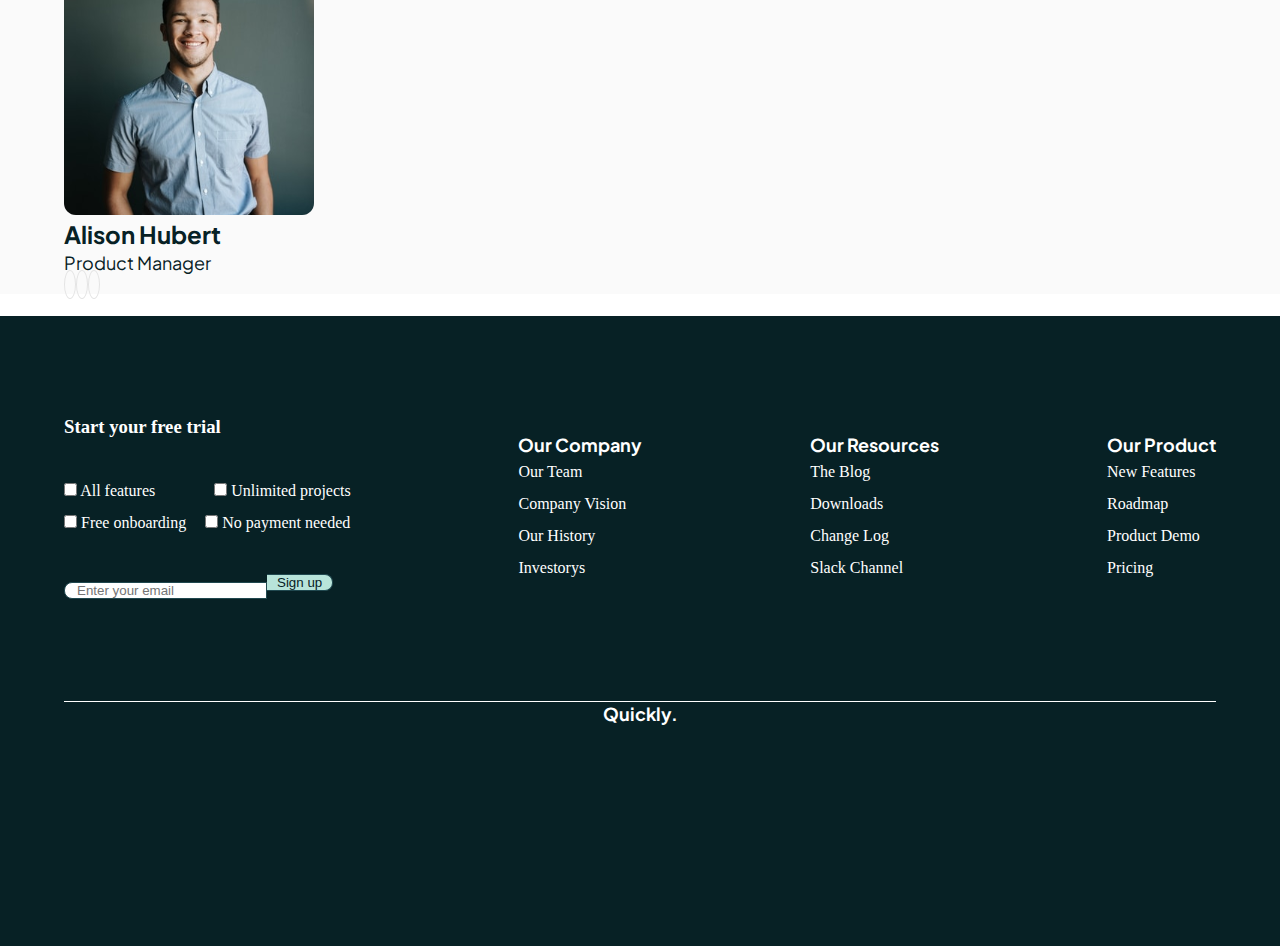
<file: Home-Tasks-main/14-SCSS-QuicqlyLandingPage/index.html>
<!DOCTYPE html>
<html lang="en">
  <head>
    <meta charset="UTF-8" />
    <meta http-equiv="X-UA-Compatible" content="IE=edge" />
    <meta name="viewport" content="width=device-width, initial-scale=1.0" />
    <link rel="stylesheet" href="./assets/scss/main.css" />
    <link rel="preconnect" href="https://fonts.googleapis.com" />
    <link rel="preconnect" href="https://fonts.gstatic.com" crossorigin />
    <link
      href="https://fonts.googleapis.com/css2?family=Catamaran:wght@500&family=Plus+Jakarta+Sans:wght@200&display=swap"
      rel="stylesheet"
    />
    <link
      href="https://cdn.jsdelivr.net/npm/bootstrap@5.0.2/dist/css/bootstrap.min.css"
      rel="stylesheet"
      integrity="sha384-EVSTQN3/azprG1Anm3QDgpJLIm9Nao0Yz1ztcQTwFspd3yD65VohhpuuCOmLASjC"
      crossorigin="anonymous"
    />
    <link
      rel="stylesheet"
      href="https://cdnjs.cloudflare.com/ajax/libs/font-awesome/6.4.0/css/all.min.css"
      integrity="sha512-iecdLmaskl7CVkqkXNQ/ZH/XLlvWZOJyj7Yy7tcenmpD1ypASozpmT/E0iPtmFIB46ZmdtAc9eNBvH0H/ZpiBw=="
      crossorigin="anonymous"
      referrerpolicy="no-referrer"
    />
    <title>TASK</title>
  </head>
  <body>
    <header>
      <div class="container">
        <div class="header">
          <nav>
            <h4>Quickly.</h4>
            <ul>
              <li><a href="">About us</a></li>
              <li><a href=""> Features</a></li>
              <li><a href="">Products</a></li>
              <li><a href=""> Our Blog</a></li>
              <li><a href="">Downloads</a></li>
            </ul>
            <div class="buttons">
              <button class="sign">Sign up</button>
              <button class="login">Login</button>
            </div>
            <a class="menu" href=""><i class="fa-solid fa-bars"></i></a>
          </nav>
        </div>
      </div>
    </header>

    <section class="hero-section">
      <div class="container">
        <div class="hero-banner">
          <div class="hero-left">
            <h5>The new way to work online</h5>
            <h1>Get the important work done faster</h1>
            <h4>
              With Quickly, you can get more productive work done in far less
              time than ever before.
            </h4>
            <div class="buttons">
              <button class="sign">Sign up</button>
              <button class="login">Learn More</button>
            </div>
          </div>
          <div class="hero-right">
            <img src="./assets/scss/images/hero-img.jpg" alt="" />
          </div>
        </div>
      </div>
    </section>

    <section class="team-section">
      <div class="container">
        <h2>A team of exceptional people</h2>
        <h5>
          I want to fly like an angel flare on a ten foot snare, I want to dance
          until the sun comes I want to fight your cousin.
        </h5>
        <div class="cards">
          <div class="row">
            <div class="col-12 col-sm-12 col-md-6 col-lg-3 card">
              <img src="./assets/scss/images/img1.svg" alt="img" />
              <h4>Andy Howson</h4>
              <h6>Chief Technology Officer</h6>
              <div class="icons">
                <a href="#"><i class="fa-brands fa-facebook"></i></a>
                <a href="#"><i class="fa-brands fa-instagram"></i></a>
                <a href="#"><i class="fa-brands fa-twitter"></i></a>
              </div>
            </div>
            <div class="col-12 col-sm-12 col-md-6 col-lg-3 card">
              <img src="./assets/scss/images/img2.svg" alt="img" />
              <h4>Alison Hubert</h4>
              <h6>Product Manager</h6>
              <div class="icons">
                <a href="#"><i class="fa-brands fa-facebook"></i></a>
                <a href="#"><i class="fa-brands fa-instagram"></i></a>
                <a href="#"><i class="fa-brands fa-twitter"></i></a>
              </div>
            </div>
            <div class="col-12 col-sm-12 col-md-6 col-lg-3 card">
              <img src="./assets/scss/images/img3.svg" alt="img" />
              <h4>Hailey Chrispin</h4>
              <h6>Product Leader</h6>
              <div class="icons">
                <a href="#"><i class="fa-brands fa-facebook"></i></a>
                <a href="#"><i class="fa-brands fa-instagram"></i></a>
                <a href="#"><i class="fa-brands fa-twitter"></i></a>
              </div>
            </div>
            <div class="col-12 col-sm-12 col-md-6 col-lg-3 card">
              <img src="./assets/scss/images/img4.svg" alt="img" />
              <h4>Alison Hubert</h4>
              <h6>Product Manager</h6>
              <div class="icons">
                <a href="#"><i class="fa-brands fa-facebook"></i></a>
                <a href="#"><i class="fa-brands fa-instagram"></i></a>
                <a href="#"><i class="fa-brands fa-twitter"></i></a>
              </div>
            </div>
          </div>

          <div class="row">
            <div class="col-12 col-sm-12 col-md-6 col-lg-3 card">
              <img src="./assets/scss/images/img5.svg" alt="img" />
              <h4>Christina Mandarin</h4>
              <h6>Brand Strategist</h6>
              <div class="icons">
                <a href="#"><i class="fa-brands fa-facebook"></i></a>
                <a href="#"><i class="fa-brands fa-instagram"></i></a>
                <a href="#"><i class="fa-brands fa-twitter"></i></a>
              </div>
            </div>
            <div class="col-12 col-sm-12 col-md-6 col-lg-3 card">
              <img src="./assets/scss/images/img6.svg" alt="img" />
              <h4>Alison Hubert</h4>
              <h6>Product Manager</h6>
              <div class="icons">
                <a href="#"><i class="fa-brands fa-facebook"></i></a>
                <a href="#"><i class="fa-brands fa-instagram"></i></a>
                <a href="#"><i class="fa-brands fa-twitter"></i></a>
              </div>
            </div>
            <div class="col-12 col-sm-12 col-md-6 col-lg-3 card">
              <img src="./assets/scss/images/img7.svg" alt="img" />
              <h4>Englebert Smyth</h4>
              <h6>Business Development</h6>
              <div class="icons">
                <a href="#"><i class="fa-brands fa-facebook"></i></a>
                <a href="#"><i class="fa-brands fa-instagram"></i></a>
                <a href="#"><i class="fa-brands fa-twitter"></i></a>
              </div>
            </div>
            <div class="col-12 col-sm-12 col-md-6 col-lg-3 card">
              <img src="./assets/scss/images/img8.svg" alt="img" />
              <h4>Alison Hubert</h4>
              <h6>Product Manager</h6>
              <div class="icons">
                <a href="#"><i class="fa-brands fa-facebook"></i></a>
                <a href="#"><i class="fa-brands fa-instagram"></i></a>
                <a href="#"><i class="fa-brands fa-twitter"></i></a>
              </div>
            </div>
          </div>
        </div>
      </div>
    </section>

    <footer>
      <div class="container">
        <div class="footer-for-end">
          <div class="footer">
            <div class="foot">
              <h3>Start your free trial</h3>
              <br />
              <div class="first-row">
                <input type="checkbox" id="all" />
                <label for="all">All features</label>
                <input type="checkbox" id="project" />
                <label for="priject">Unlimited projects</label>
              </div>
              <div class="second-row">
                <input type="checkbox" id="free" />
                <label for="free">Free onboarding</label>
                <input type="checkbox" id="payment" />
                <label for="payment">No payment needed</label>
              </div>
              <div class="text-button">
                <input type="email" class="email" placeholder="Enter your email" />
                <button type="submit" class="submit">Sign up</button>
              </div>
            </div>

            <div class="foot">
              <h5>Our Company</h5>
              <ul>
                <li>Our Team</li>
                <li>Company Vision</li>
                <li>Our History</li>
                <li>Investorys</li>
              </ul>
            </div>
            <div class="foot">
              <h5>Our Resources</h5>
              <ul>
                <li>The Blog</li>
                <li>Downloads</li>
                <li>Change Log</li>
                <li>Slack Channel</li>
              </ul>
            </div>
            <div class="foot">
              <h5>Our Product</h5>
              <ul>
                <li>New Features</li>
                <li>Roadmap</li>
                <li>Product Demo</li>
                <li>Pricing</li>
              </ul>
            </div>
          </div>
          <div class="end">
            <h5>Quickly.</h5>
          </div>
        </div>
      </div>
    </footer>
  </body>
</html>
</file>
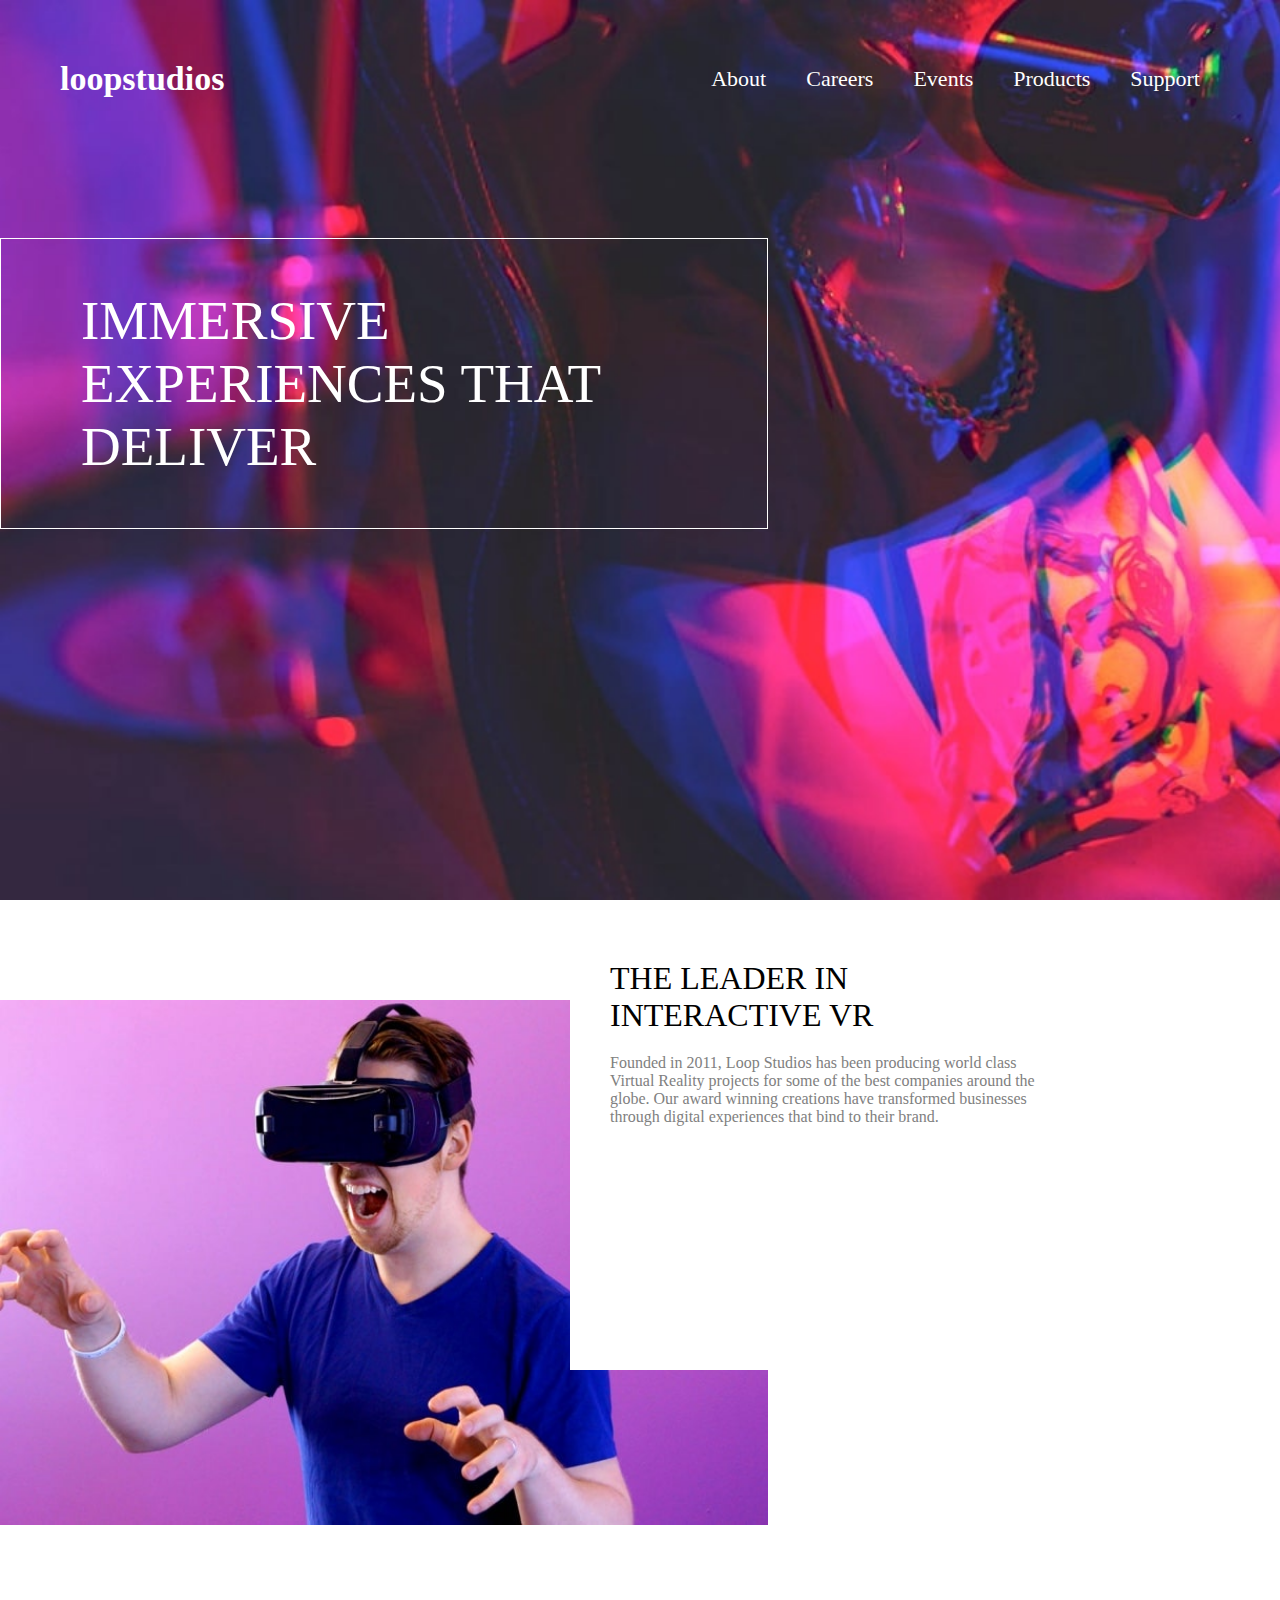
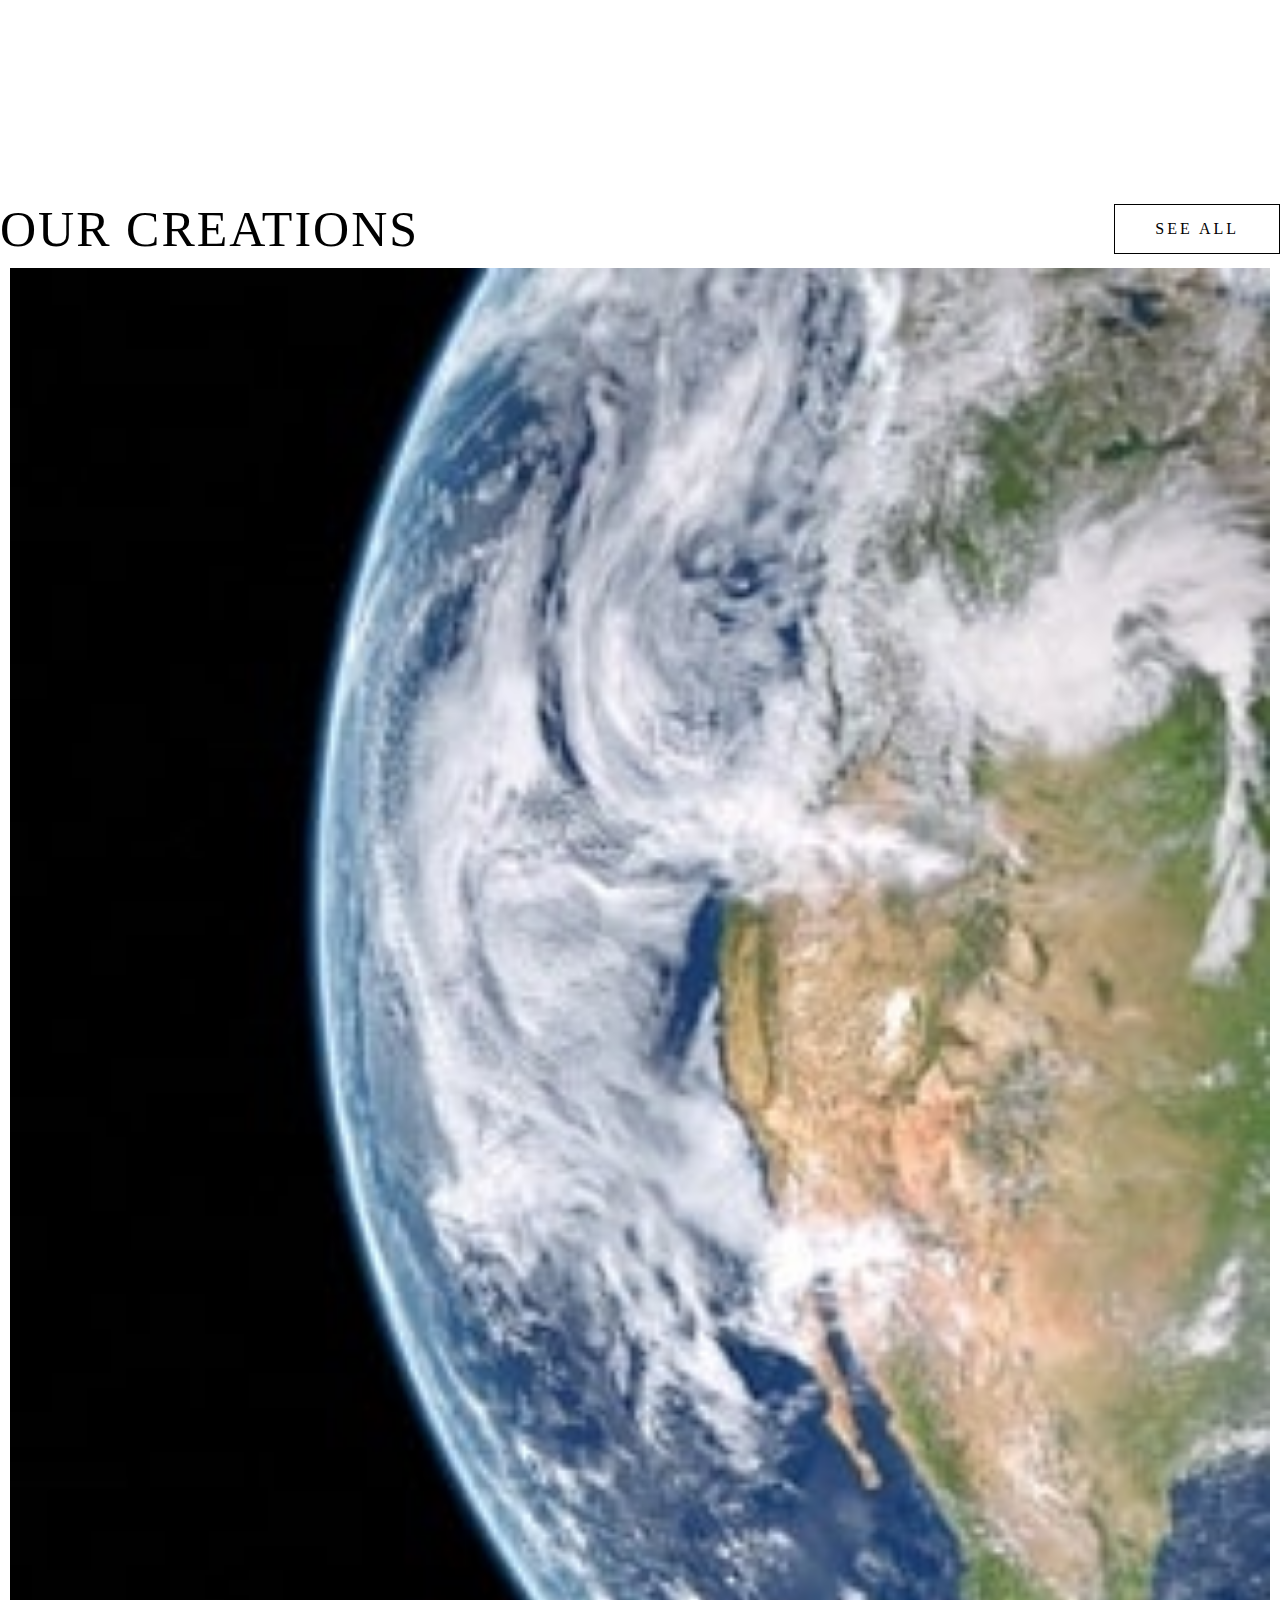
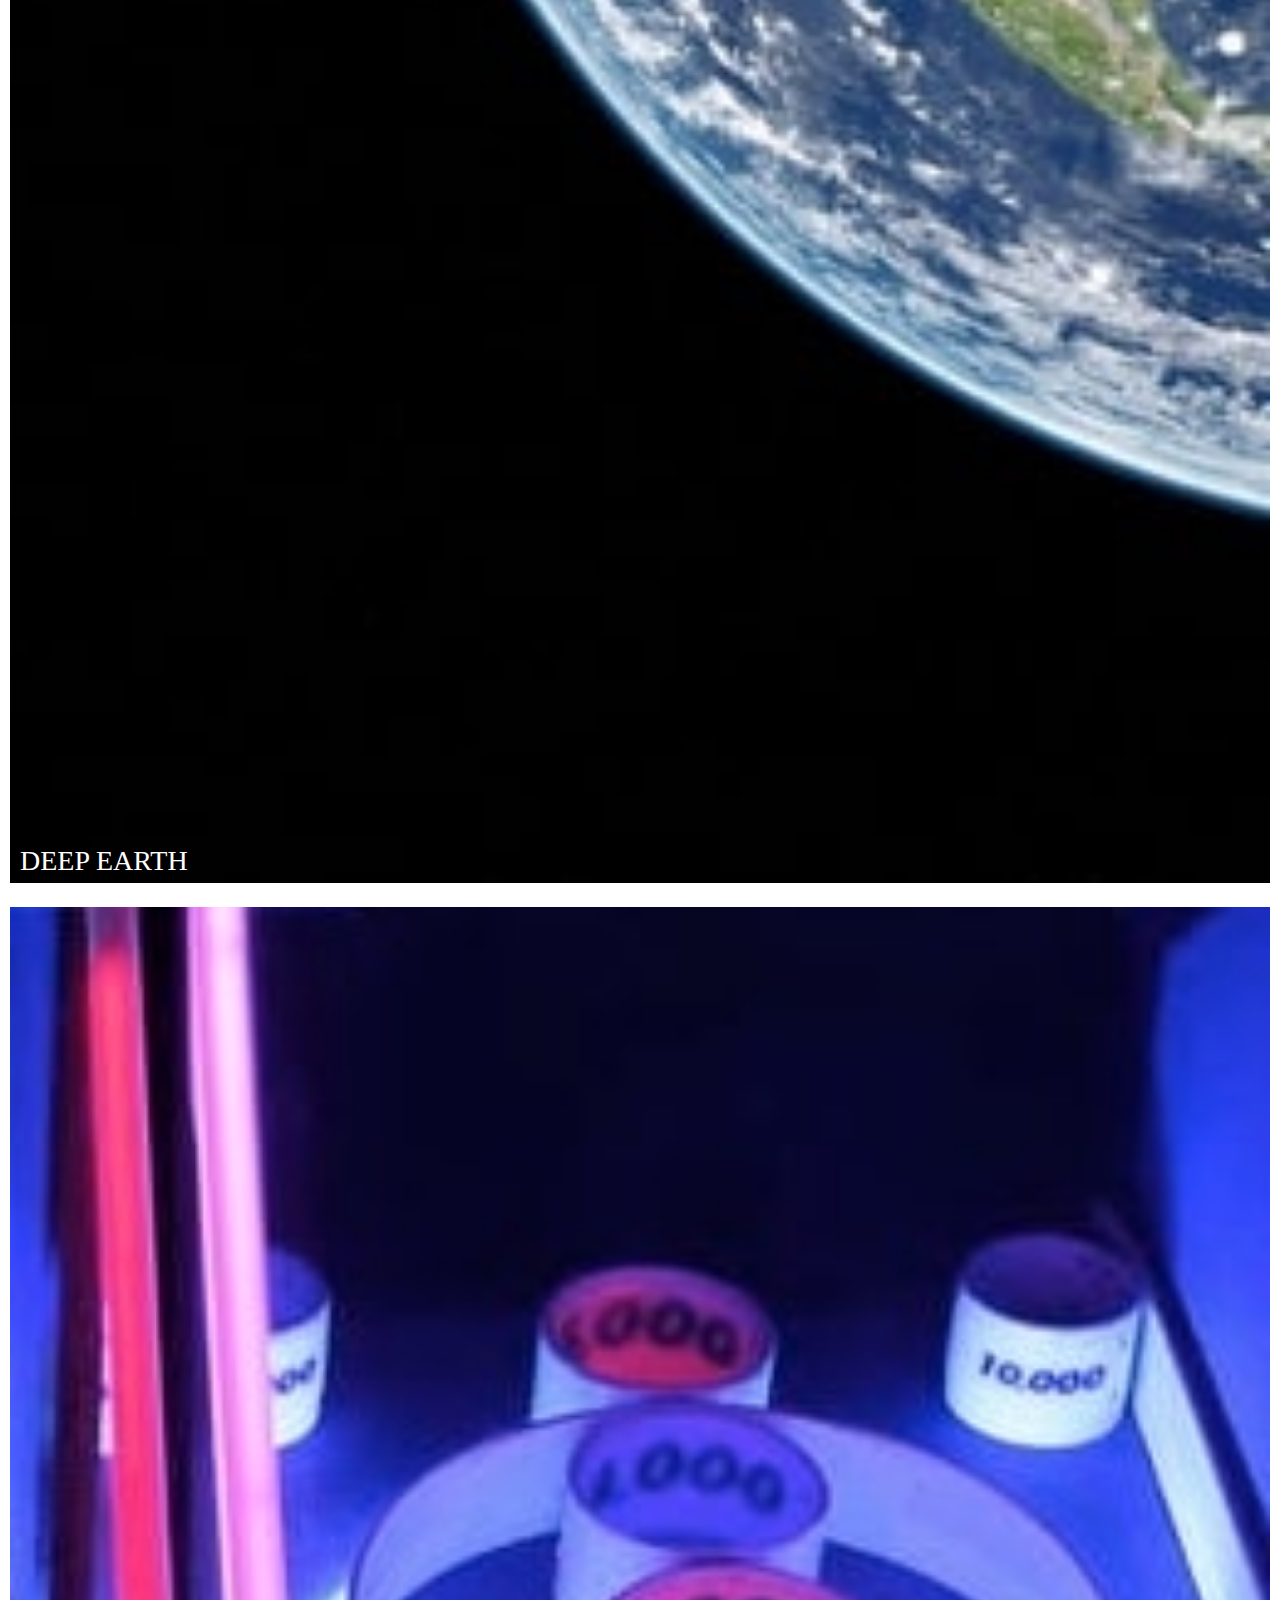
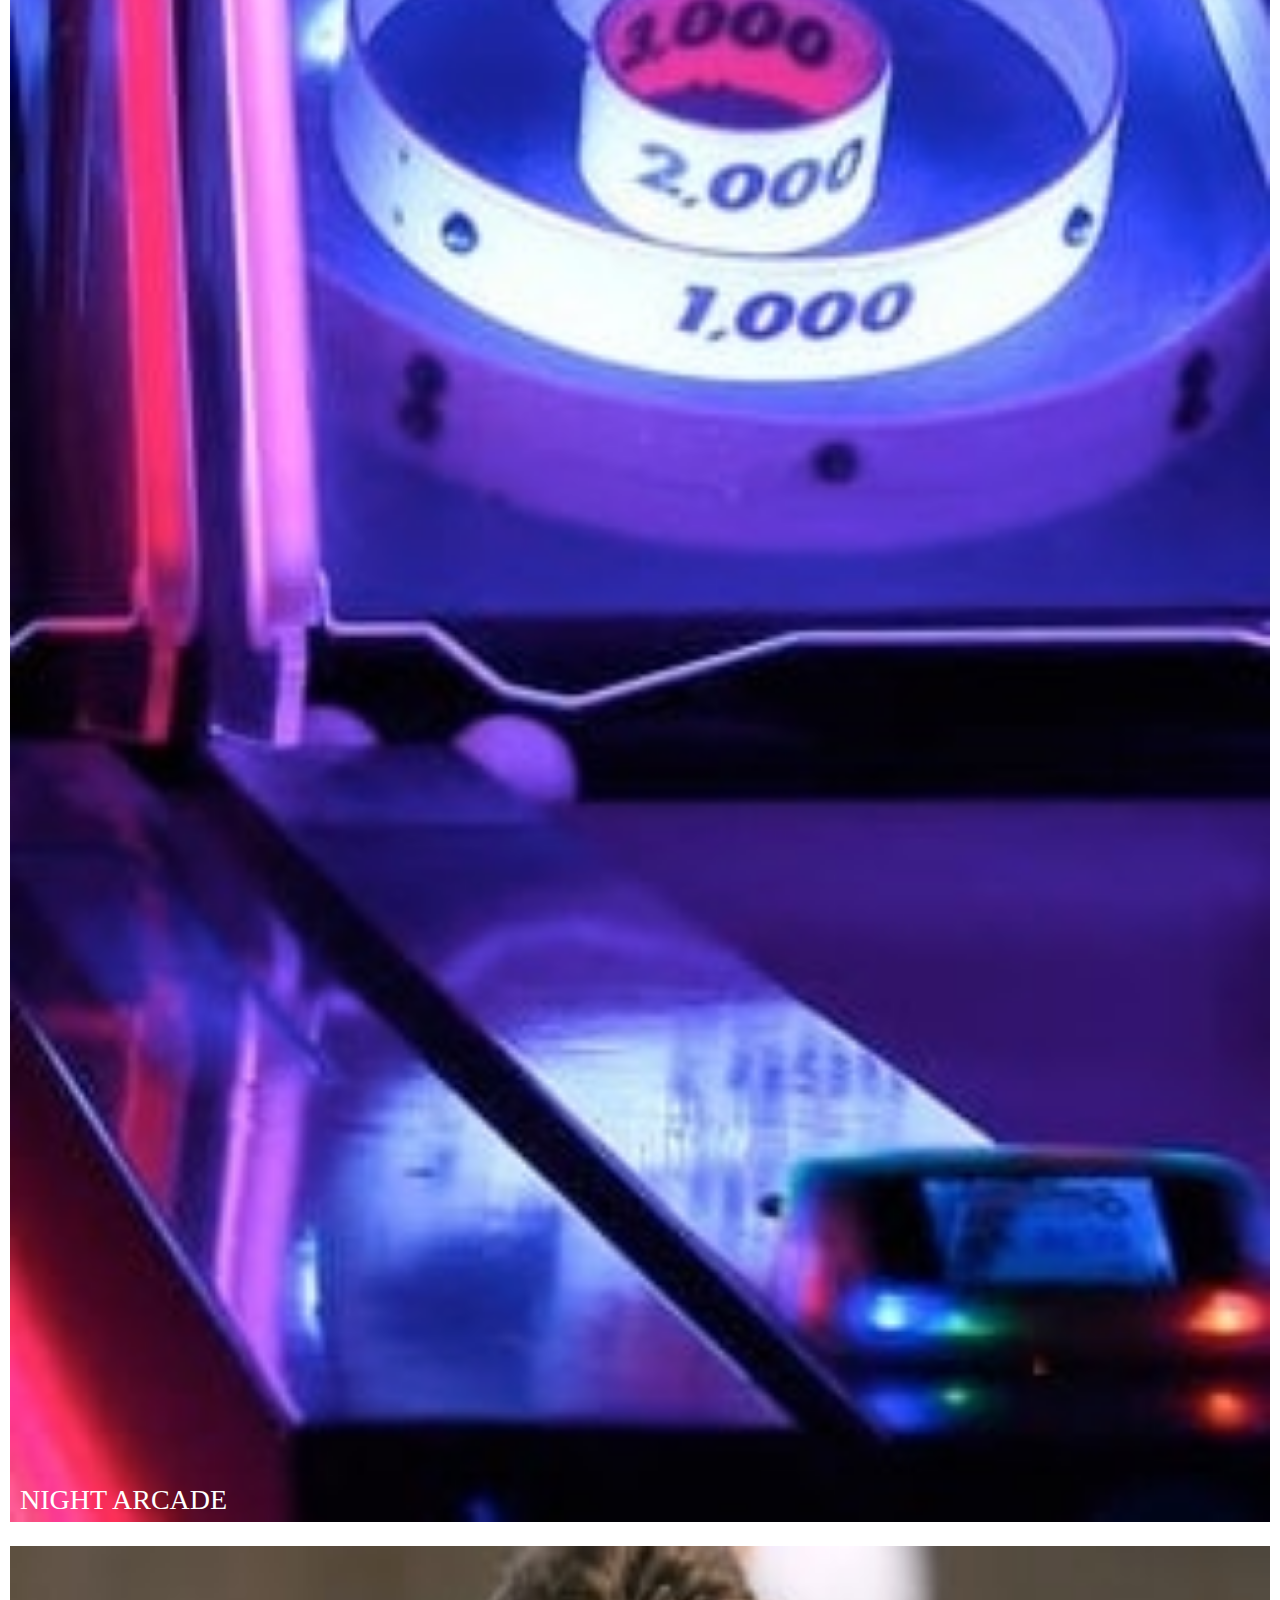
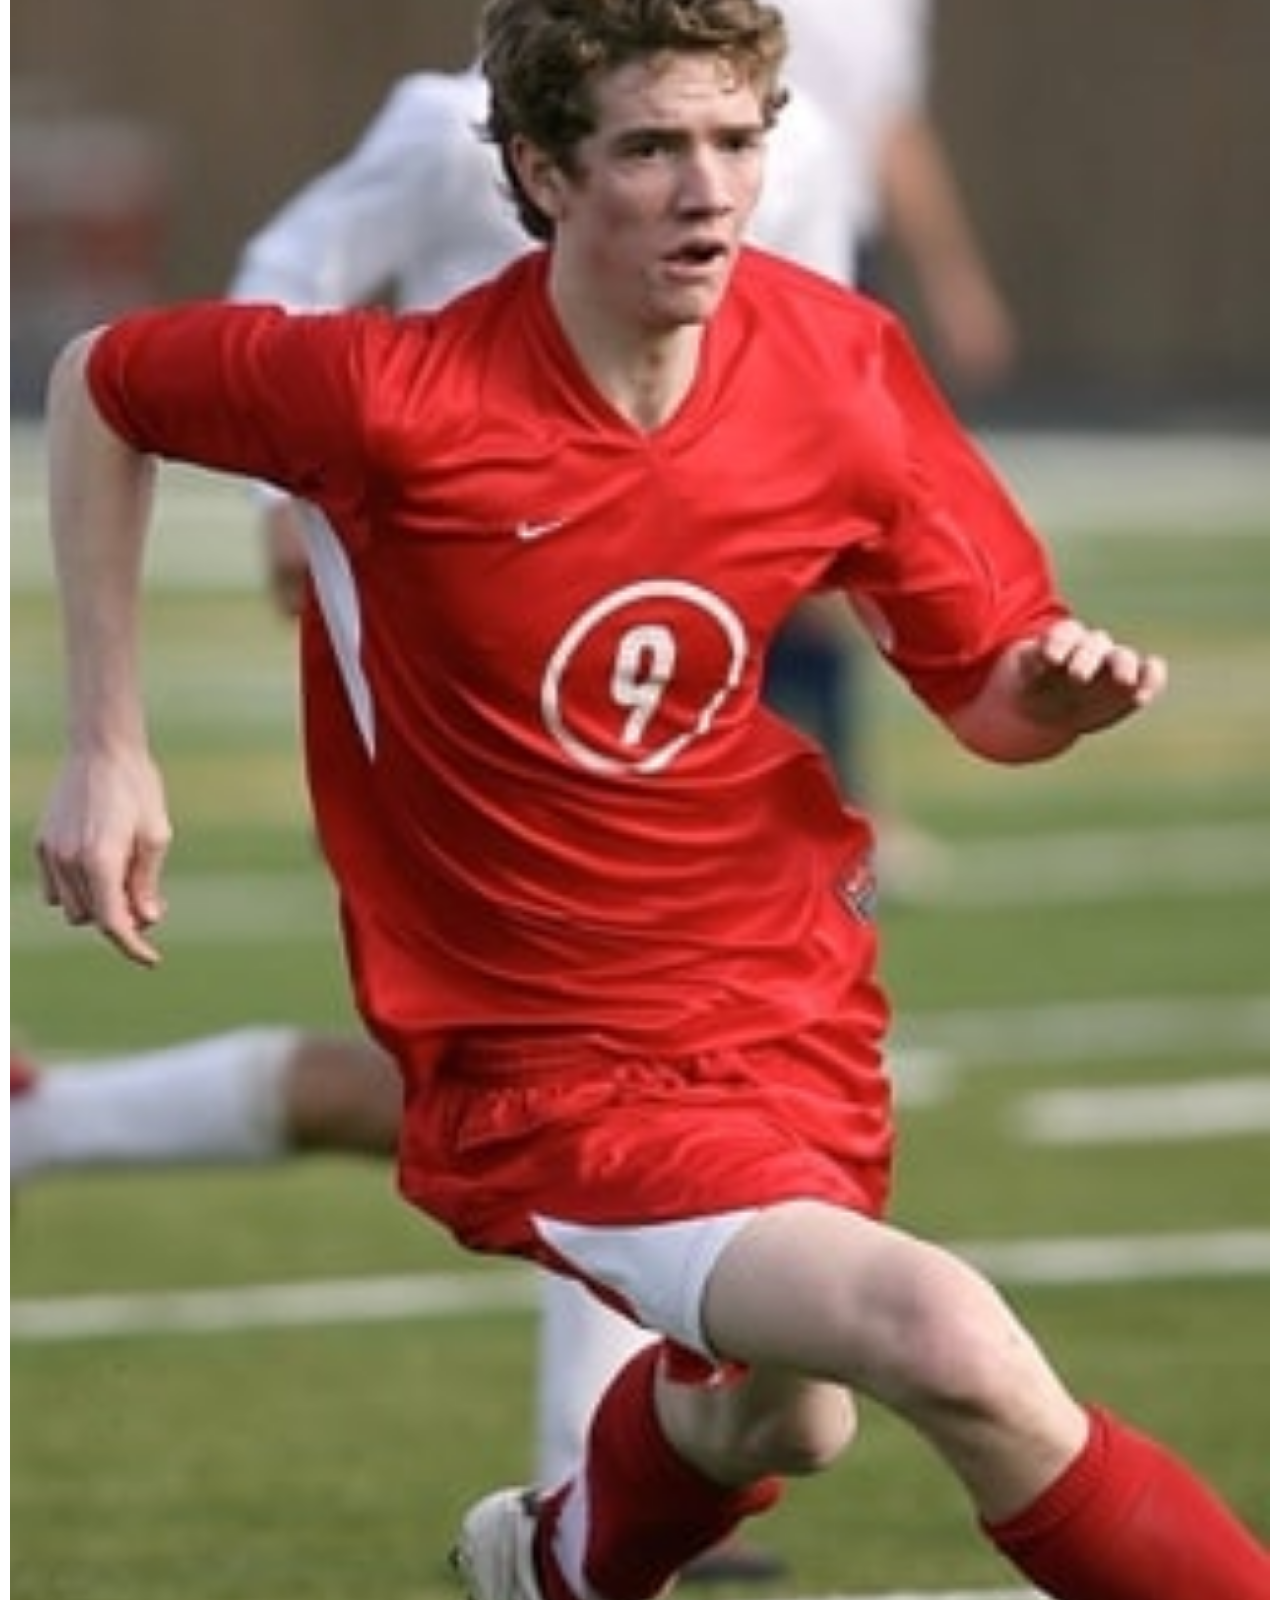
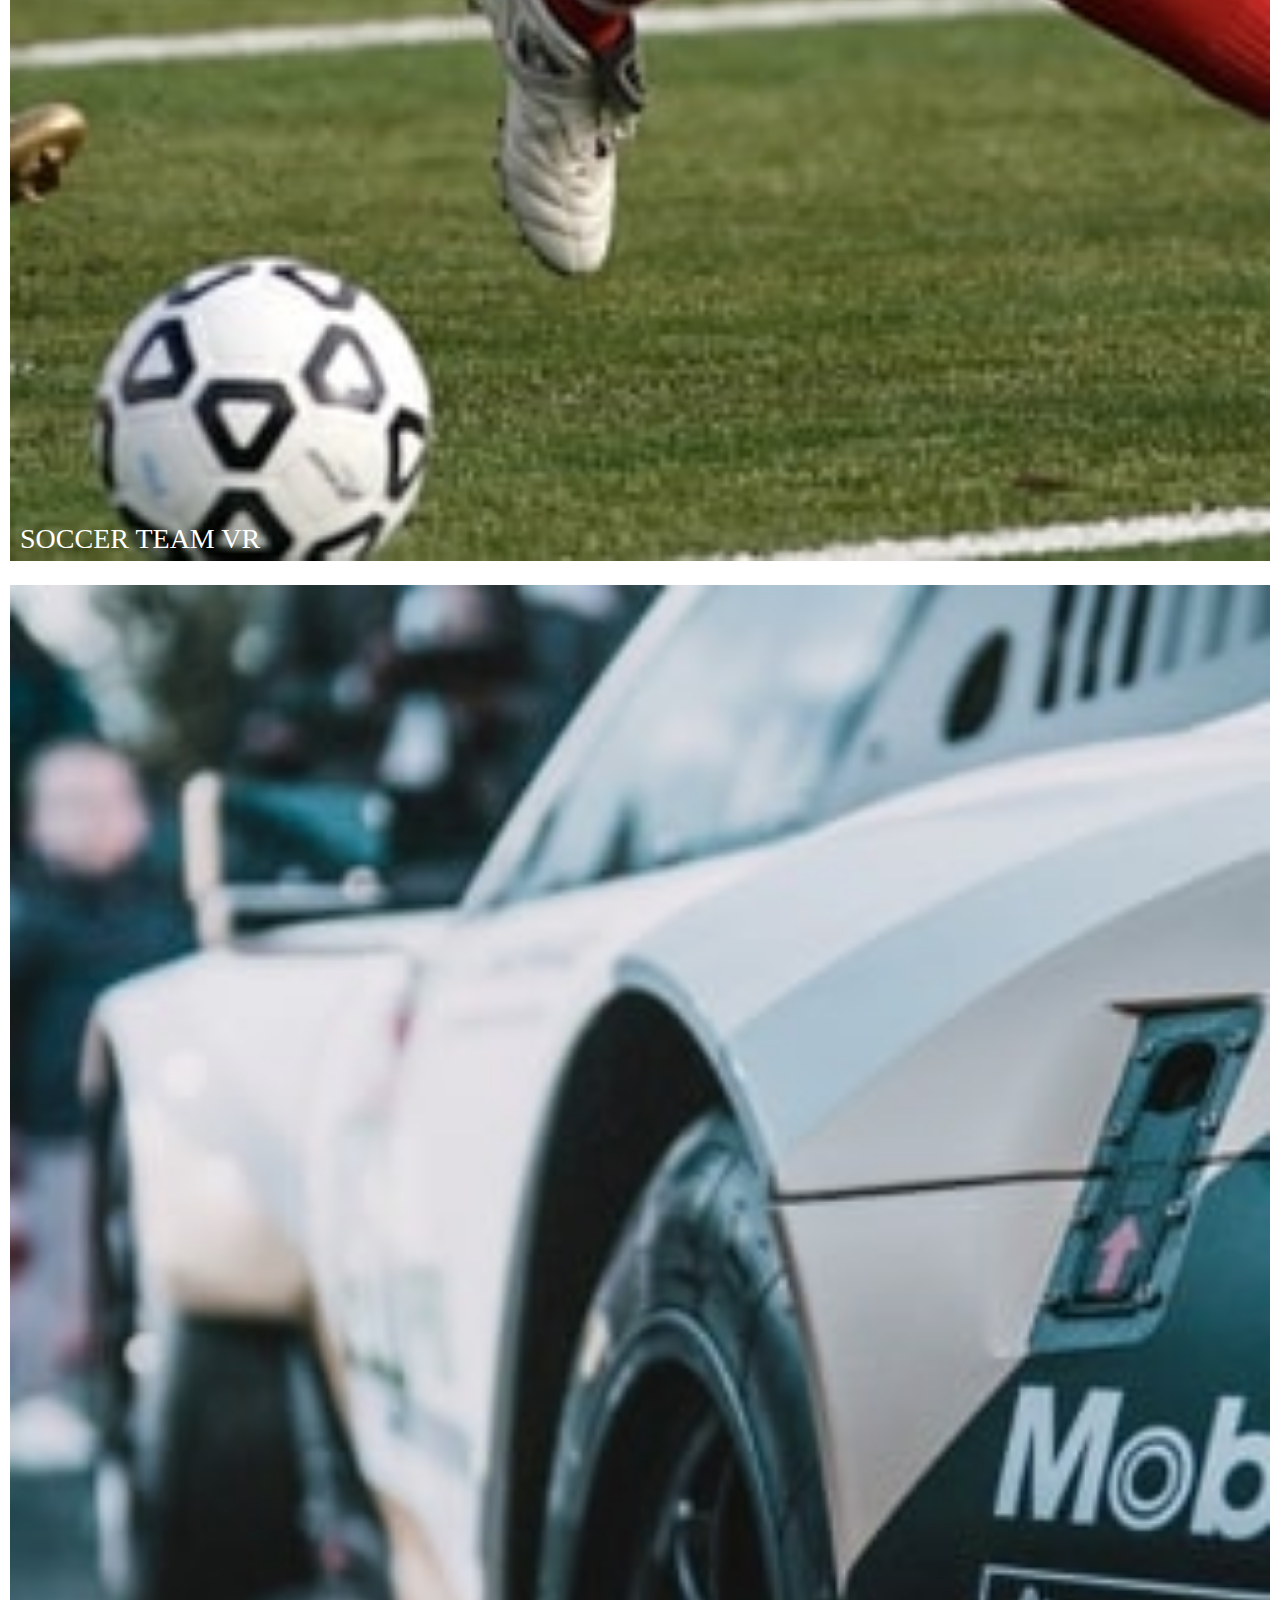
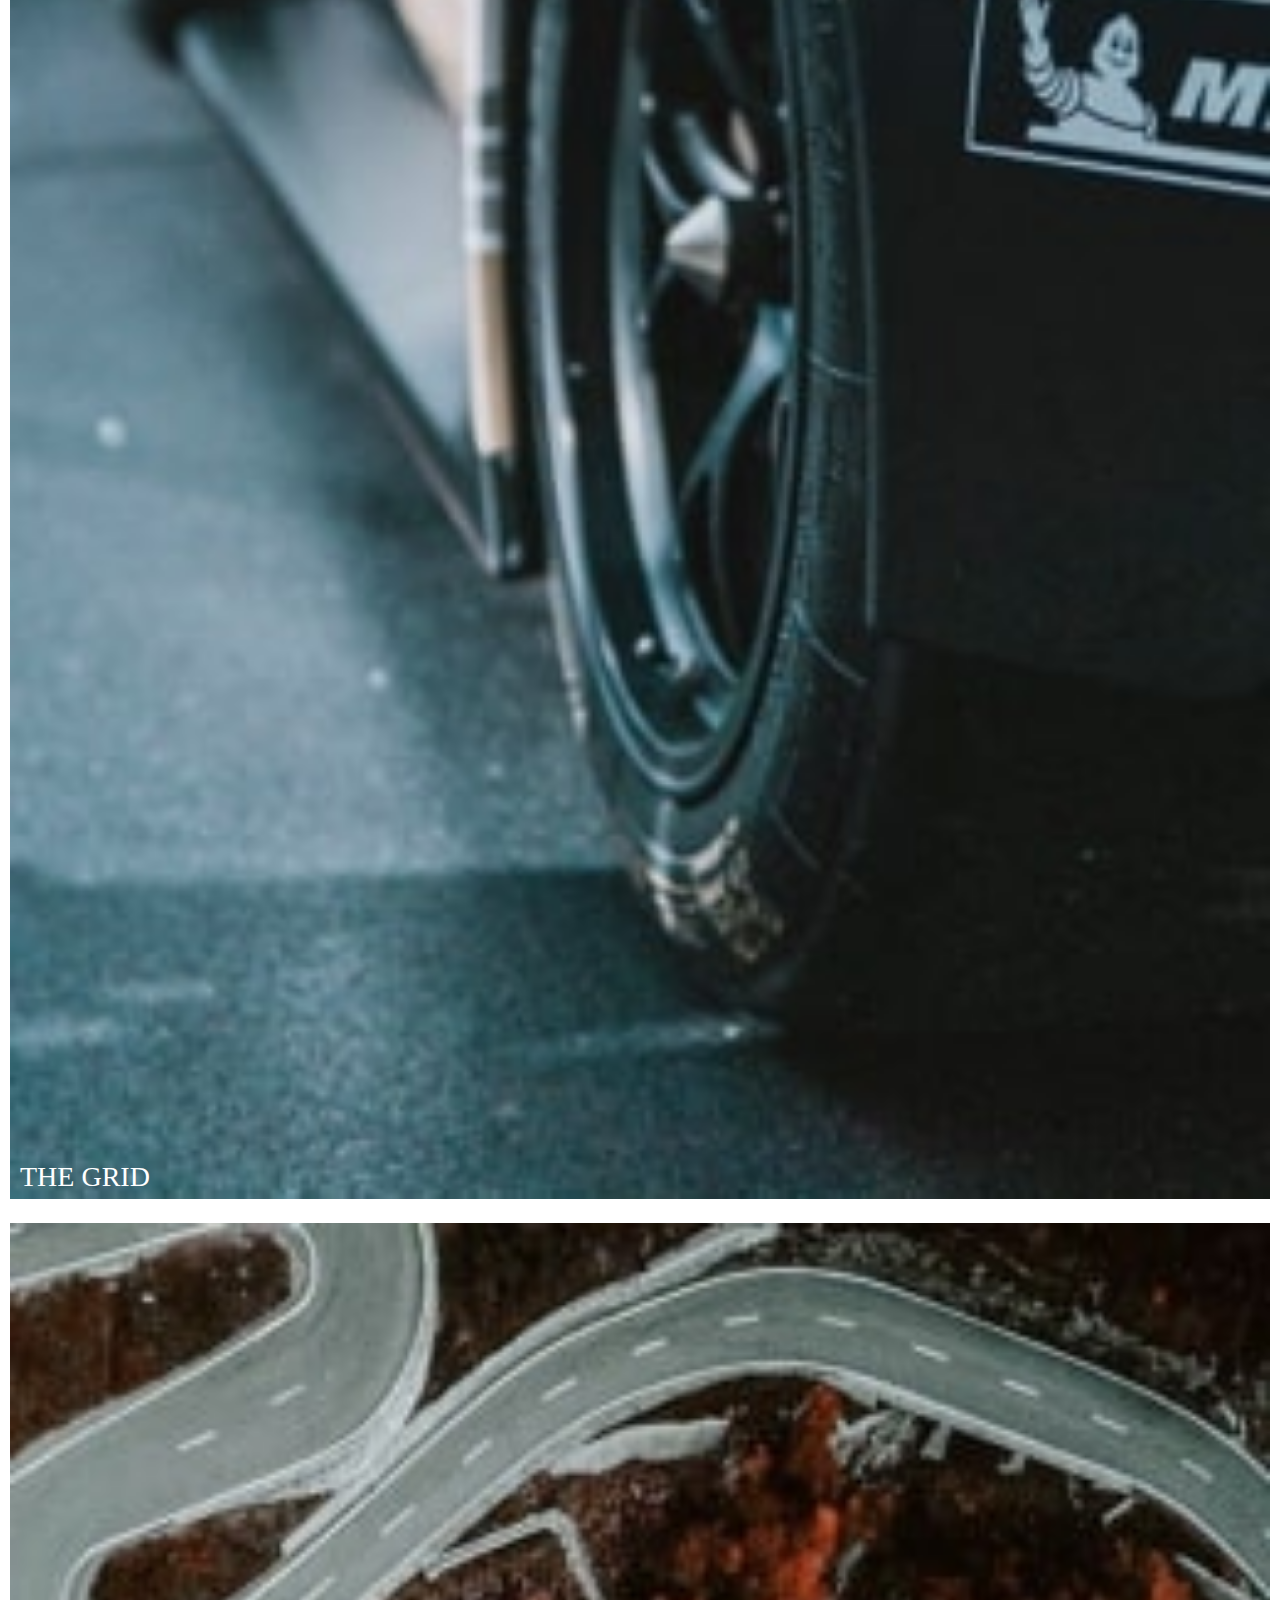
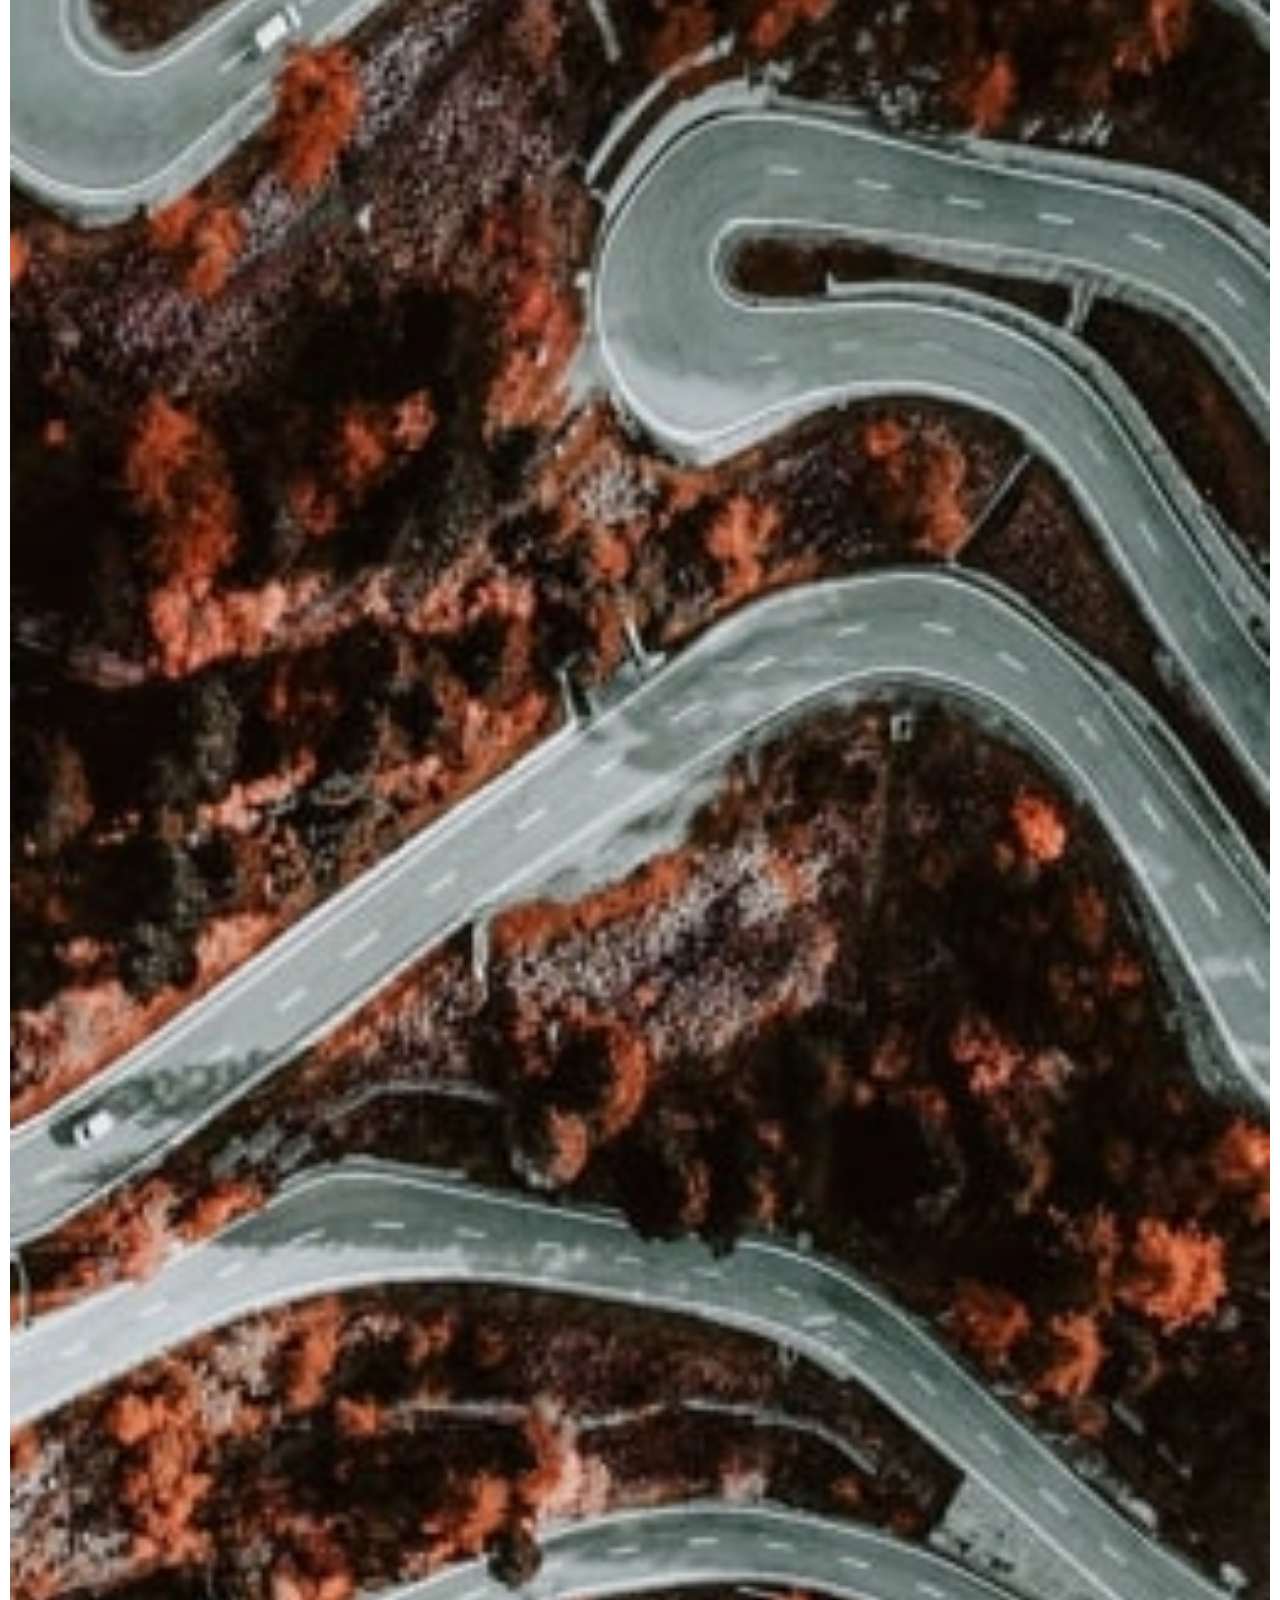
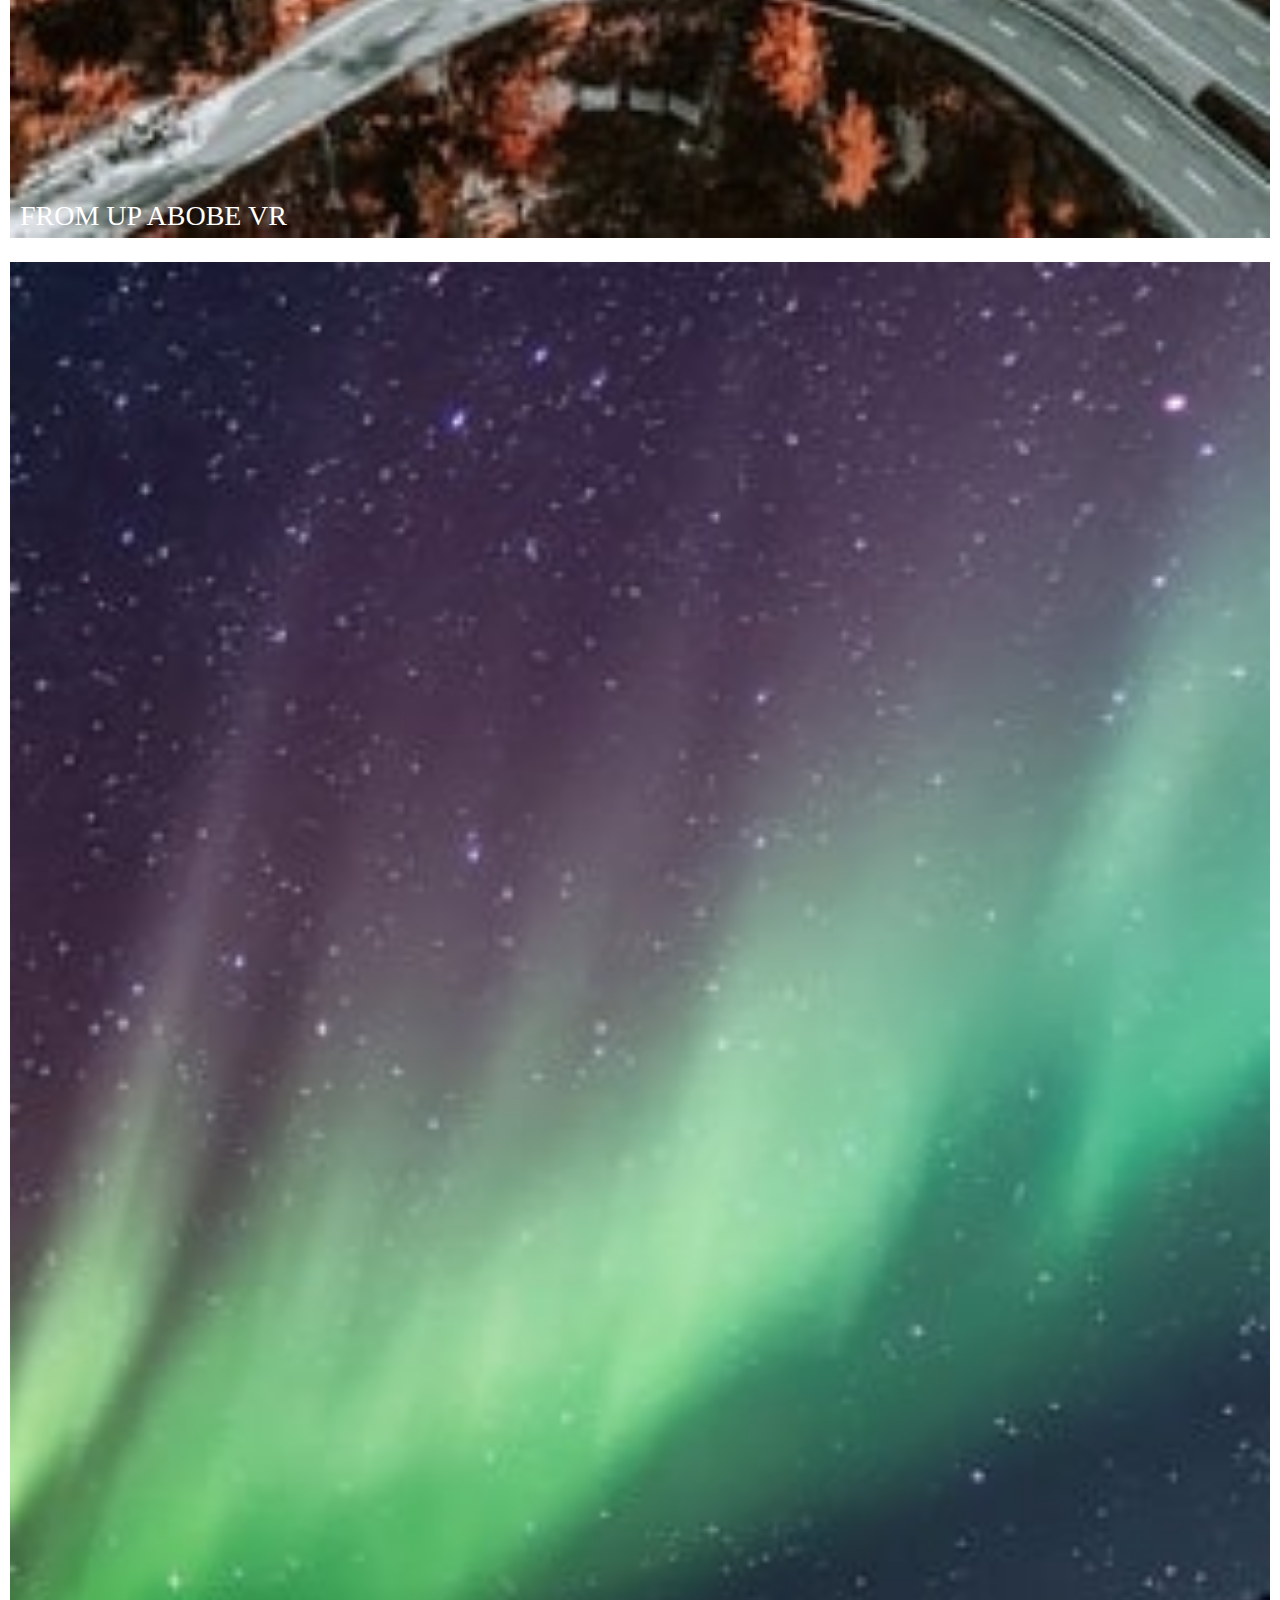
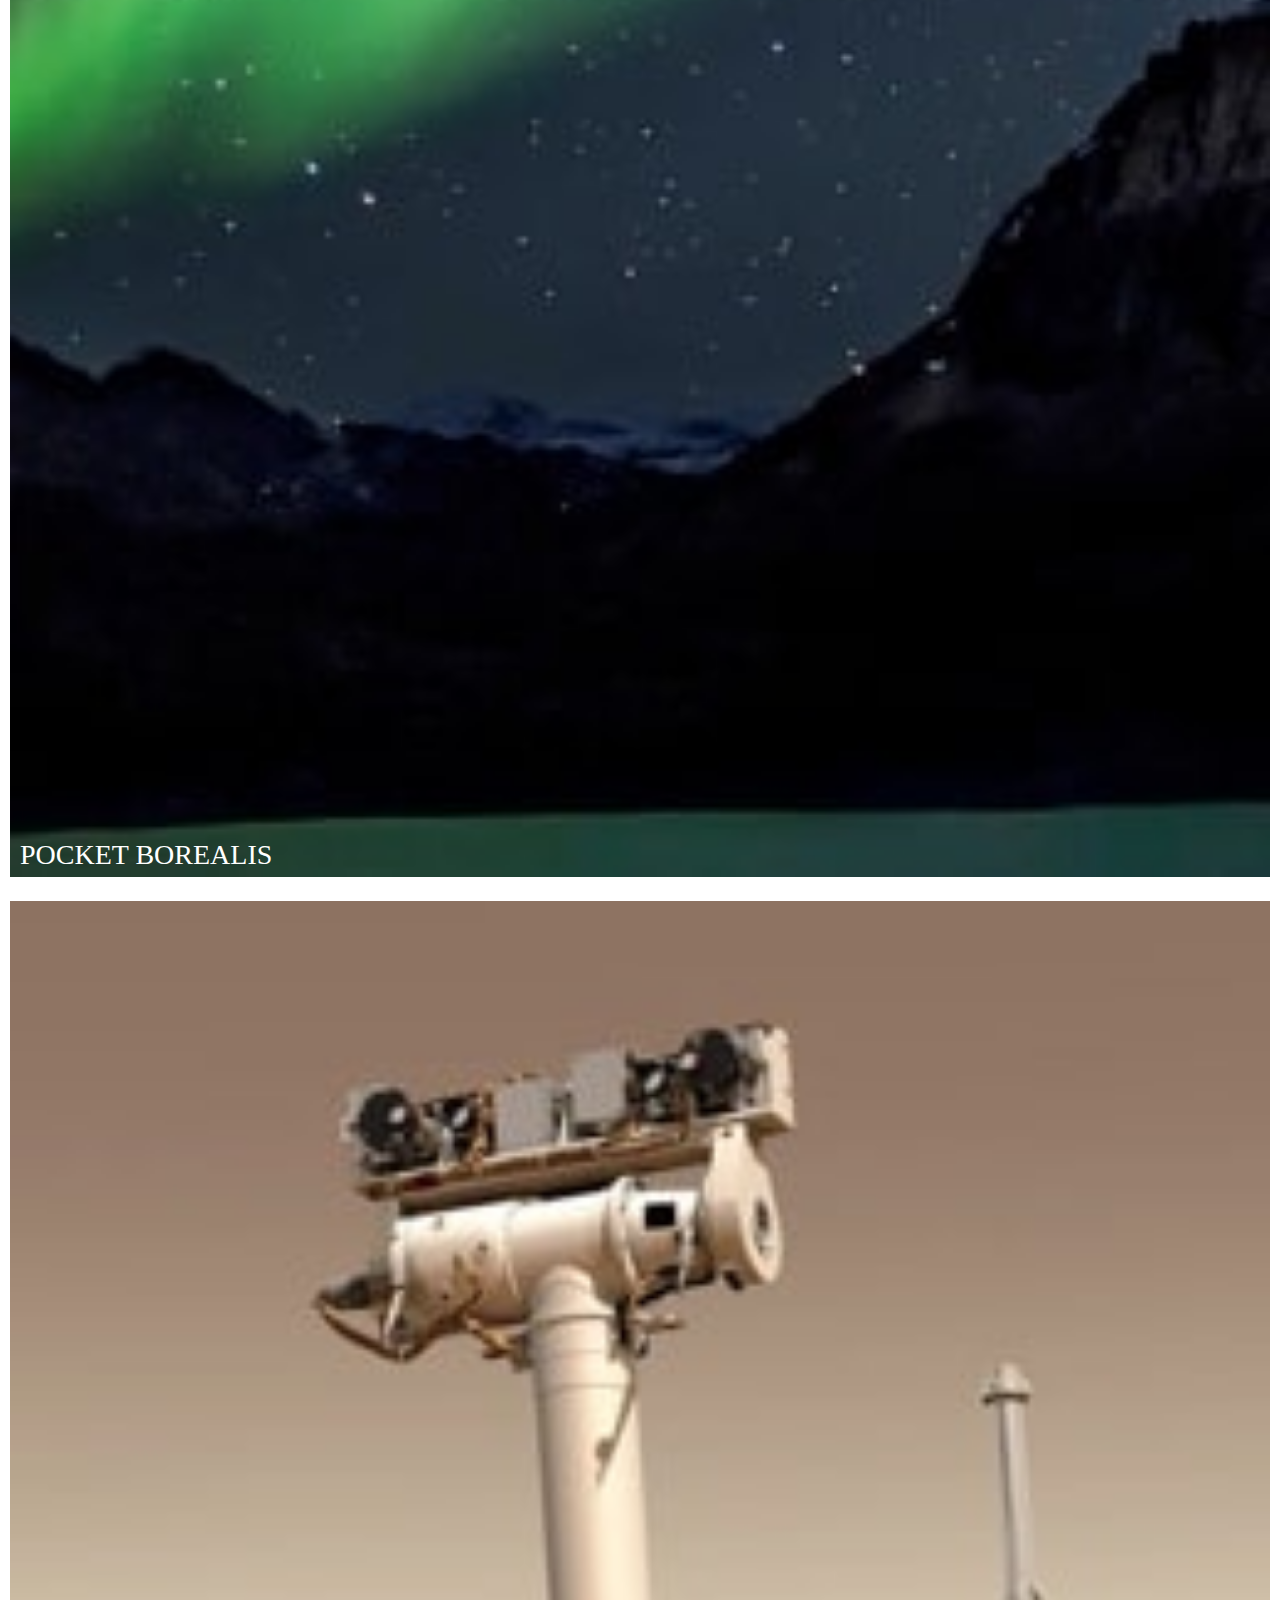
<file: Home-Tasks-main/Frontend Mentor/index.html>
<!DOCTYPE html>
<html lang="en">
  <head>
    <meta charset="UTF-8" />
    <meta http-equiv="X-UA-Compatible" content="IE=edge" />
    <meta name="viewport" content="width=device-width, initial-scale=1.0" />
    <link rel="icon" type="image/x-icon" href="./assets/images/favicon.png" />
    <link
      href="https://cdn.jsdelivr.net/npm/bootstrap@5.0.2/dist/css/bootstrap.min.css"
      rel="stylesheet"
      integrity="sha384-EVSTQN3/azprG1Anm3QDgpJLIm9Nao0Yz1ztcQTwFspd3yD65VohhpuuCOmLASjC"
      crossorigin="anonymous"
    />
    <link
      rel="stylesheet"
      href="https://cdnjs.cloudflare.com/ajax/libs/font-awesome/6.4.0/css/all.min.css"
      integrity="sha512-iecdLmaskl7CVkqkXNQ/ZH/XLlvWZOJyj7Yy7tcenmpD1ypASozpmT/E0iPtmFIB46ZmdtAc9eNBvH0H/ZpiBw=="
      crossorigin="anonymous"
      referrerpolicy="no-referrer"
    />
    <link rel="preconnect" href="https://fonts.googleapis.com" />
    <link rel="preconnect" href="https://fonts.gstatic.com" crossorigin />
    <link
      href="https://fonts.googleapis.com/css2?family=Catamaran:wght@500&family=Plus+Jakarta+Sans:wght@200&display=swap"
      rel="stylesheet"
    />
    <link rel="stylesheet" href="./main.css" />
    <title>Frontend Mentor</title>
  </head>
  <body>
    <section class="header-sec">
      <div class="container">
        <div class="header">
          <h2>loopstudios</h2>
          <nav>
            <ul>
              <li><a href="#">About</a></li>
              <li><a href="#">Careers</a></li>
              <li><a href="#">Events</a></li>
              <li><a href="#">Products</a></li>
              <li><a href="#">Support</a></li>
            </ul>
            <i class="fa-solid fa-bars menu-btn" style="color: #ffffff"></i
            >
          </nav>
        </div>
        <h1 class="header-text">IMMERSIVE EXPERIENCES THAT DELIVER</h1>
      </div>
    </section>

    <section class="hidden-section">
      <div class="container">
        <div class="top-head">
          <h2>loopstudios</h2>
          <i class="fa-solid fa-xmark" style="color: #ffffff;"></i>
        </div>
        <div class="pages">
           <nav>
          <ul>
            <li><a href=""> About</a></li>
            <li><a href="">Careers</a> </li>
            <li><a href="">Events</a> </li>
            <li><a href="">Products</a> </li>
            <li><a href=""> Support</a></li>
          </ul>
        </nav>
        </div>
      </div>  
    </section>


    <section class="interactive">
      <div class="container">
        <div class="col-sm-12 col-md-12 col-lg-12 left">
          <img
            class="interactive-image"
            src="./images/image-interactive.jpg"
            alt="interactive-img"
          />
        </div>
        <div class="col-sm-12 col-md-12 col-lg-12 right">
          <h1 class="headings text-center">THE LEADER IN INTERACTIVE VR</h1>
          <p class="text text-center">
            Founded in 2011, Loop Studios has been producing world class Virtual
            Reality projects for some of the best companies around the globe.
            Our award winning creations have transformed businesses through
            digital experiences that bind to their brand.
          </p>
        </div>
      </div>
    </section>

    <section class="creations">
      <div class="container">
        <div class="buttons-row">
          <h1>OUR CREATIONS</h1>
          <div class="hidden-see">
            <a href="">SEE ALL</a>
          </div>
        </div>

        <div class="reverse">
          <div class="row first-cards">
            <div class="col-sm-12 col-md-6 col-lg-3  img-card">
              <img src="./images/image-deep-earth.jpg" alt="" />
              <span>DEEP EARTH</span>
            </div>
            <div class="col-sm-12 col-md-6 col-lg-3  img-card">
              <img src="./images/image-night-arcade.jpg" alt="" />
              <span>NIGHT ARCADE</span>
            </div>
            <div class="col-sm-12 col-md-6 col-lg-3 m img-card">
              <img src="./images/image-soccer-team.jpg" alt="" />
              <span>SOCCER TEAM VR</span>
            </div>
            <div class="col-sm-12 col-md-6 col-lg-3  img-card">
              <img src="./images/image-grid.jpg" alt="" />
              <span>THE GRID</span>
            </div>
          </div>
          <div class="row last-cards">
            <div class="col-sm-12 col-md-6 col-lg-3  img-card">
              <img src="./images/image-from-above.jpg" alt="" />
              <span>FROM UP ABOBE VR</span>
            </div>
            <div class="col-sm-12 col-md-6 col-lg-3  img-card">
              <img src="./images/image-pocket-borealis.jpg" alt="" />
              <span>POCKET BOREALIS</span>
            </div>
            <div class="col-sm-12 col-md-6 col-lg-3  img-card">
              <img src="./images/image-curiosity.jpg" alt="" />
              <span>THE CRUIOSITY</span>
            </div>
            <div class="col-sm-12 col-md-6 col-lg-3  img-card">
              <img src="./images/image-fisheye.jpg" alt="" />
              <span>MAKE IT FISHEYE</span>
            </div>
          </div>
          <div class="responsive-button">
            <a href="">SEE ALL</a>
          </div>
        </div>
      </div>
    </section>

    <footer>
      <div class="container">
        <div class="footer">
          <div class="left">
            <h3>loopstudios</h3>
            <div class="sections">
              <a href="">About</a>
              <a href="">Careers</a>
              <a href="">Events</a>
              <a href="">Products</a>
              <a href="">Support</a>
            </div>
          </div>
          <div class="right">
            <div class="icons">
              <i
                class="fa-brands fa-square-facebook"
                style="color: #ffffff"
              ></i>
              <i class="fa-brands fa-twitter" style="color: #ffffff"></i>
              <i class="fa-brands fa-pinterest" style="color: #ffffff"></i>
              <i class="fa-brands fa-instagram" style="color: #ffffff"></i>
            </div>
            <div class="copy-2023">
              &copy;2023 Loopstudios.All rights reserved
            </div>
          </div>
        </div>
      </div>
    </footer>

    <script src="./script.js"></script>
  </body>
</html>
</file>
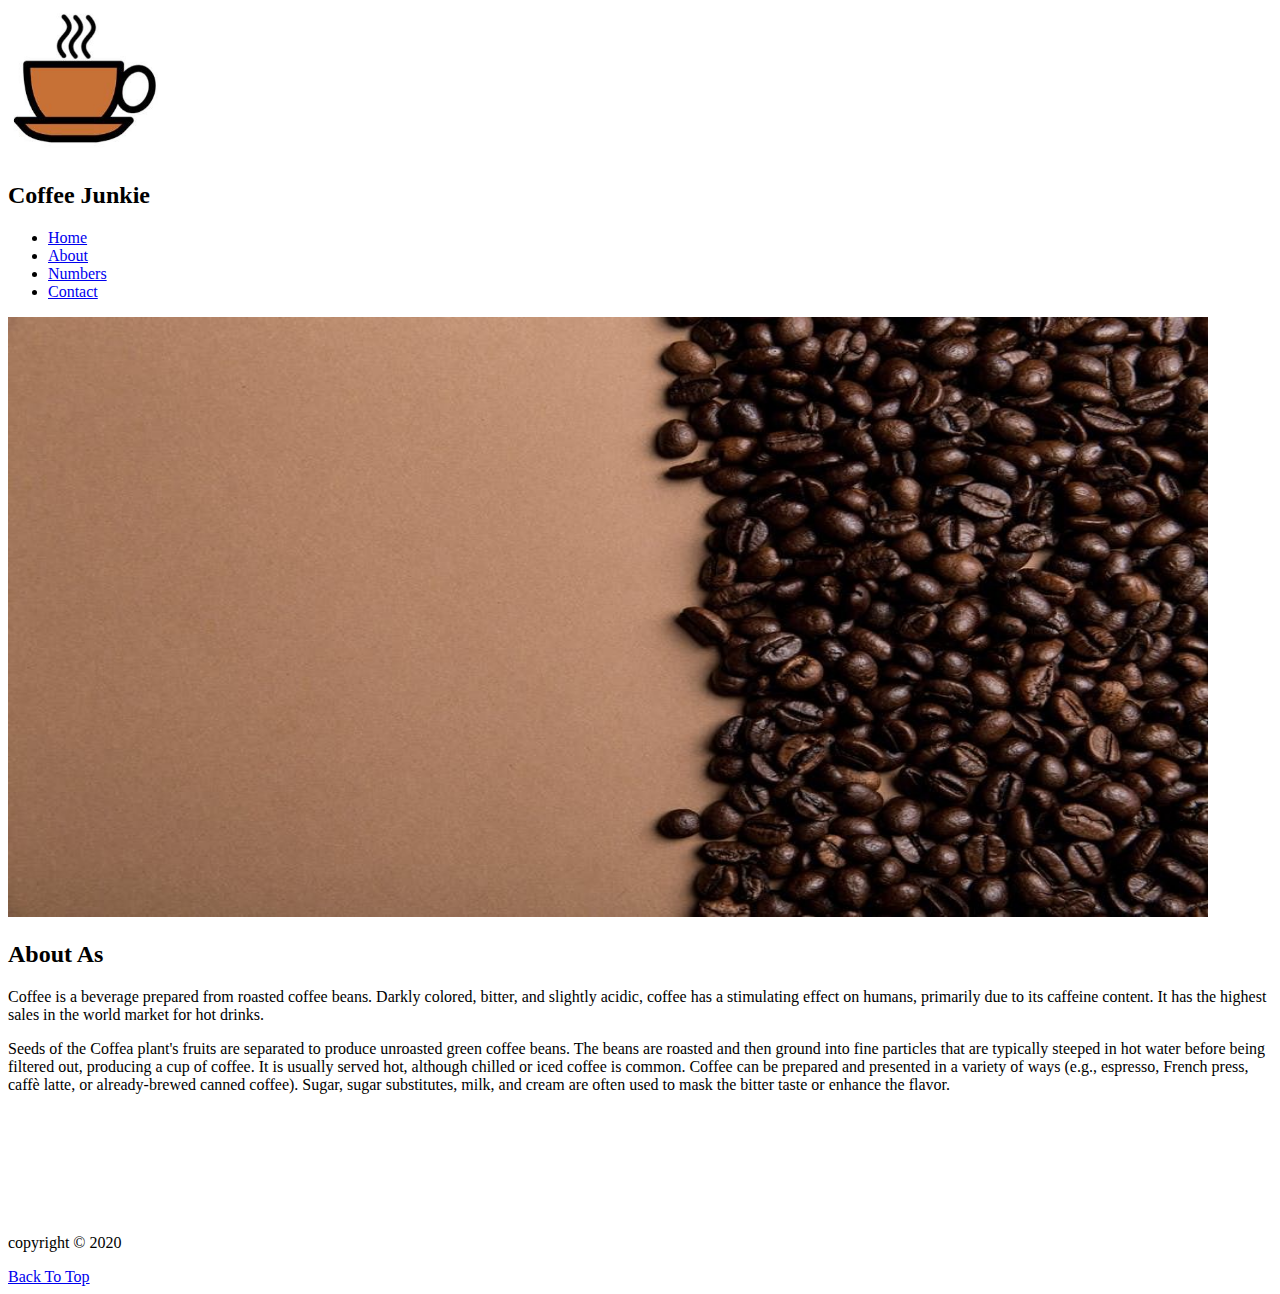
<file: Home-Tasks-main/05-FirstHtmlFullSite/about.htm>
<!DOCTYPE html>
<html lang="en">
<head>
    <meta charset="UTF-8">
    <meta http-equiv="X-UA-Compatible" content="IE=edge">
    <meta name="viewport" content="width=device-width, initial-scale=1.0">
    <title>About</title>
</head>
<body>
   <header>
    <nav>
        <img src="img2.jpeg" width="150" height="150" >
            <h2>Coffee Junkie</h2>
            <ul>
                <li>
                    <a href="./home.html" target="_blank">Home</a>
                </li>
                <li>
                    <a href="./about.htm" target="_blank">About</a>
                </li>
                <li>
                    <a href="./numbers.html" target="_blank">Numbers</a>
                </li>
                <li>
                    <a href="./contact.html" target="_blank">Contact</a>
                </li>
            </ul>
            <img src="img5.jpeg" width="1200" height="600" >
        </nav>
 </header> 
<h2>About As</h2>
<p>Coffee is a beverage prepared from roasted coffee beans. Darkly colored, bitter, and slightly acidic, coffee has a stimulating effect on humans, primarily due to its caffeine content. It has the highest sales in the world market for hot drinks.</p>
<p>Seeds of the Coffea plant's fruits are separated to produce unroasted green coffee beans. The beans are roasted and then ground into fine particles that are typically steeped in hot water before being filtered out, producing a cup of coffee. It is usually served hot, although chilled or iced coffee is common. Coffee can be prepared and presented in a variety of ways (e.g., espresso, French press, caffè latte, or already-brewed canned coffee). Sugar, sugar substitutes, milk, and cream are often used to mask the bitter taste or enhance the flavor.</p> 

<br><br><br><br><br><br>
 <p>copyright &copy; 2020</p>
<a href="#top">Back To Top</a>

</body>
</html>
</file>
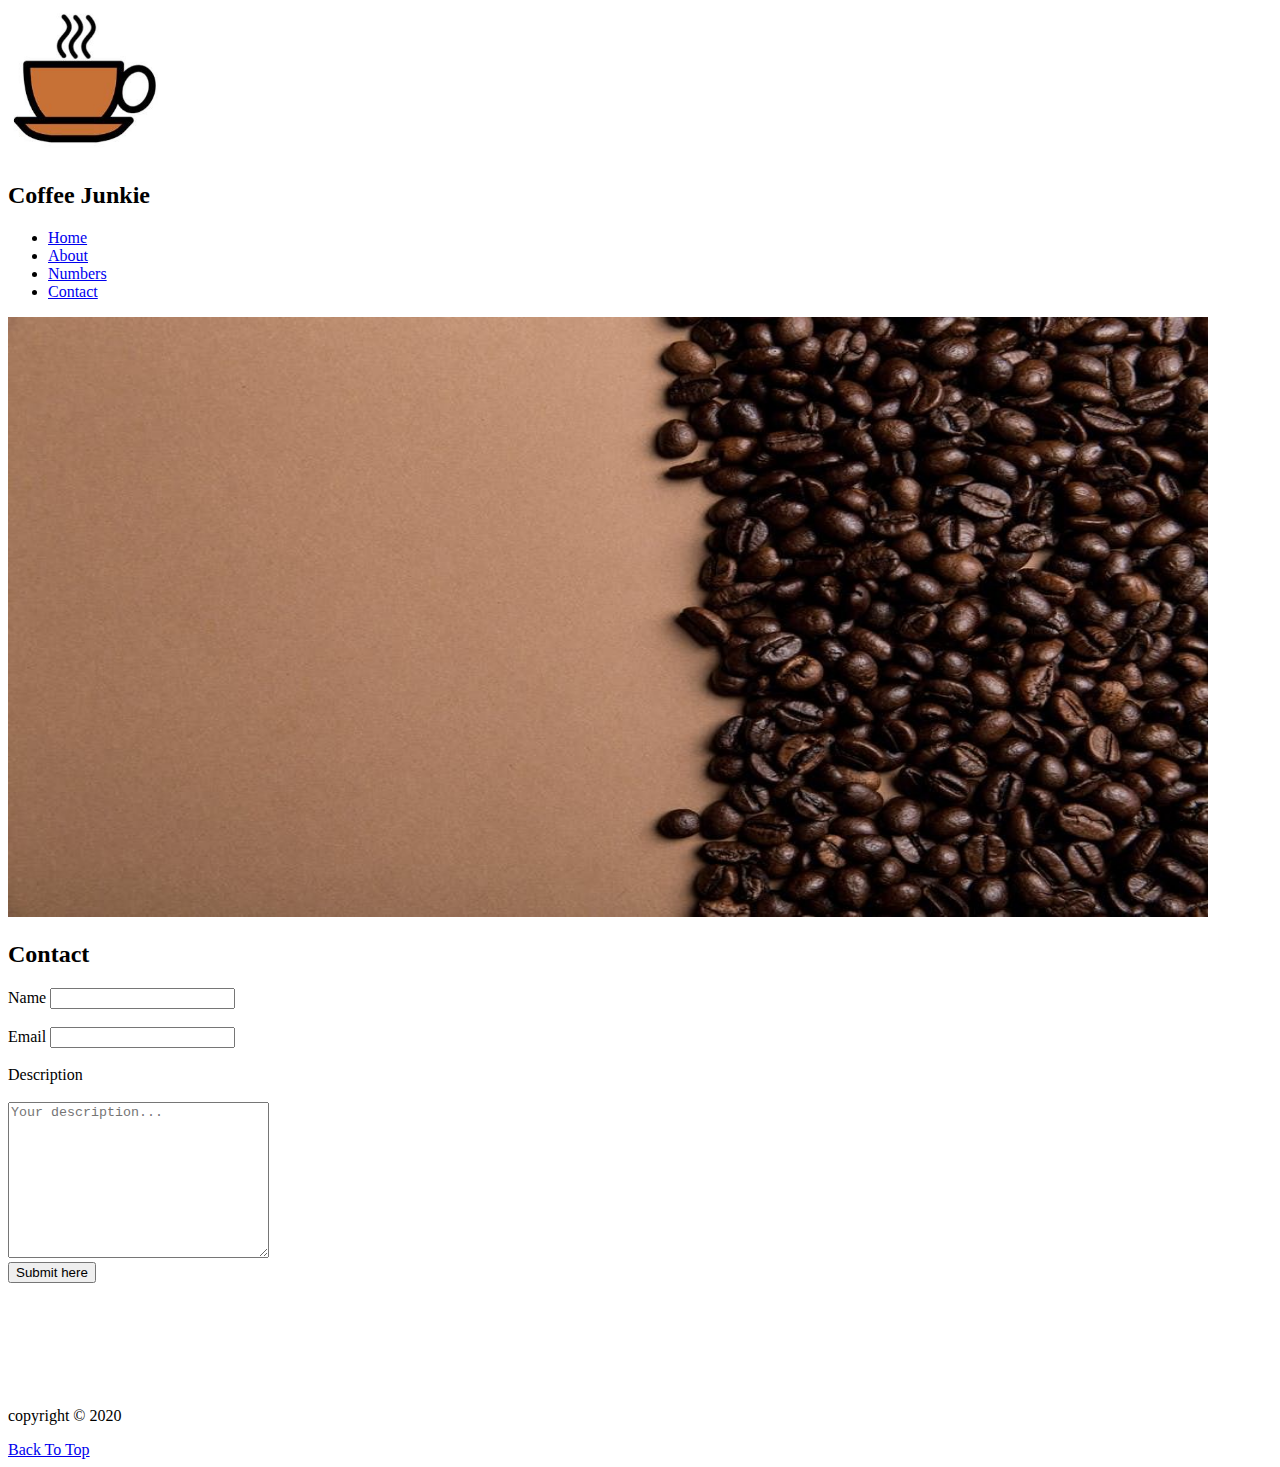
<file: Home-Tasks-main/05-FirstHtmlFullSite/contact.html>
<!DOCTYPE html>
<html lang="en">
<head>
    <meta charset="UTF-8">
    <meta http-equiv="X-UA-Compatible" content="IE=edge">
    <meta name="viewport" content="width=device-width, initial-scale=1.0">
    <title>Contact</title>
</head>
<body>
    <header>
        <nav>
            <img src="img2.jpeg" width="150" height="150" >
            <h2>Coffee Junkie</h2>
            <ul>
                <li>
                    <a href="./home.html" target="_blank">Home</a>
                </li>
                <li>
                    <a href="./about.htm" target="_blank">About</a>
                </li>
                <li>
                    <a href="./numbers.html" target="_blank">Numbers</a>
                </li>
                <li>
                    <a href="./contact.html" target="_blank">Contact</a>
                </li>
            </ul>
            <img src="img5.jpeg" width="1200" height="600" >
       </nav>
     </header>
    <form action="">
     <h2>Contact</h2>
     <label for="1">Name</label>
     <input type="text" name="" id="1" required>
     <br><br>
     <label for="2">Email</label>
     <input type="email" name="" id="2" required>
     <br><br>
     <label for="text1">Description</label><br><br>
     <textarea id="text1" cols="30" rows="10" placeholder="Your description..." required></textarea>
     <br>
     <button type="submit">Submit here</button>
    </form>
    <br><br><br><br><br><br>
     <p>copyright &copy; 2020</p>
     <a href="#top">Back To Top</a>


</body>
</html>
</file>
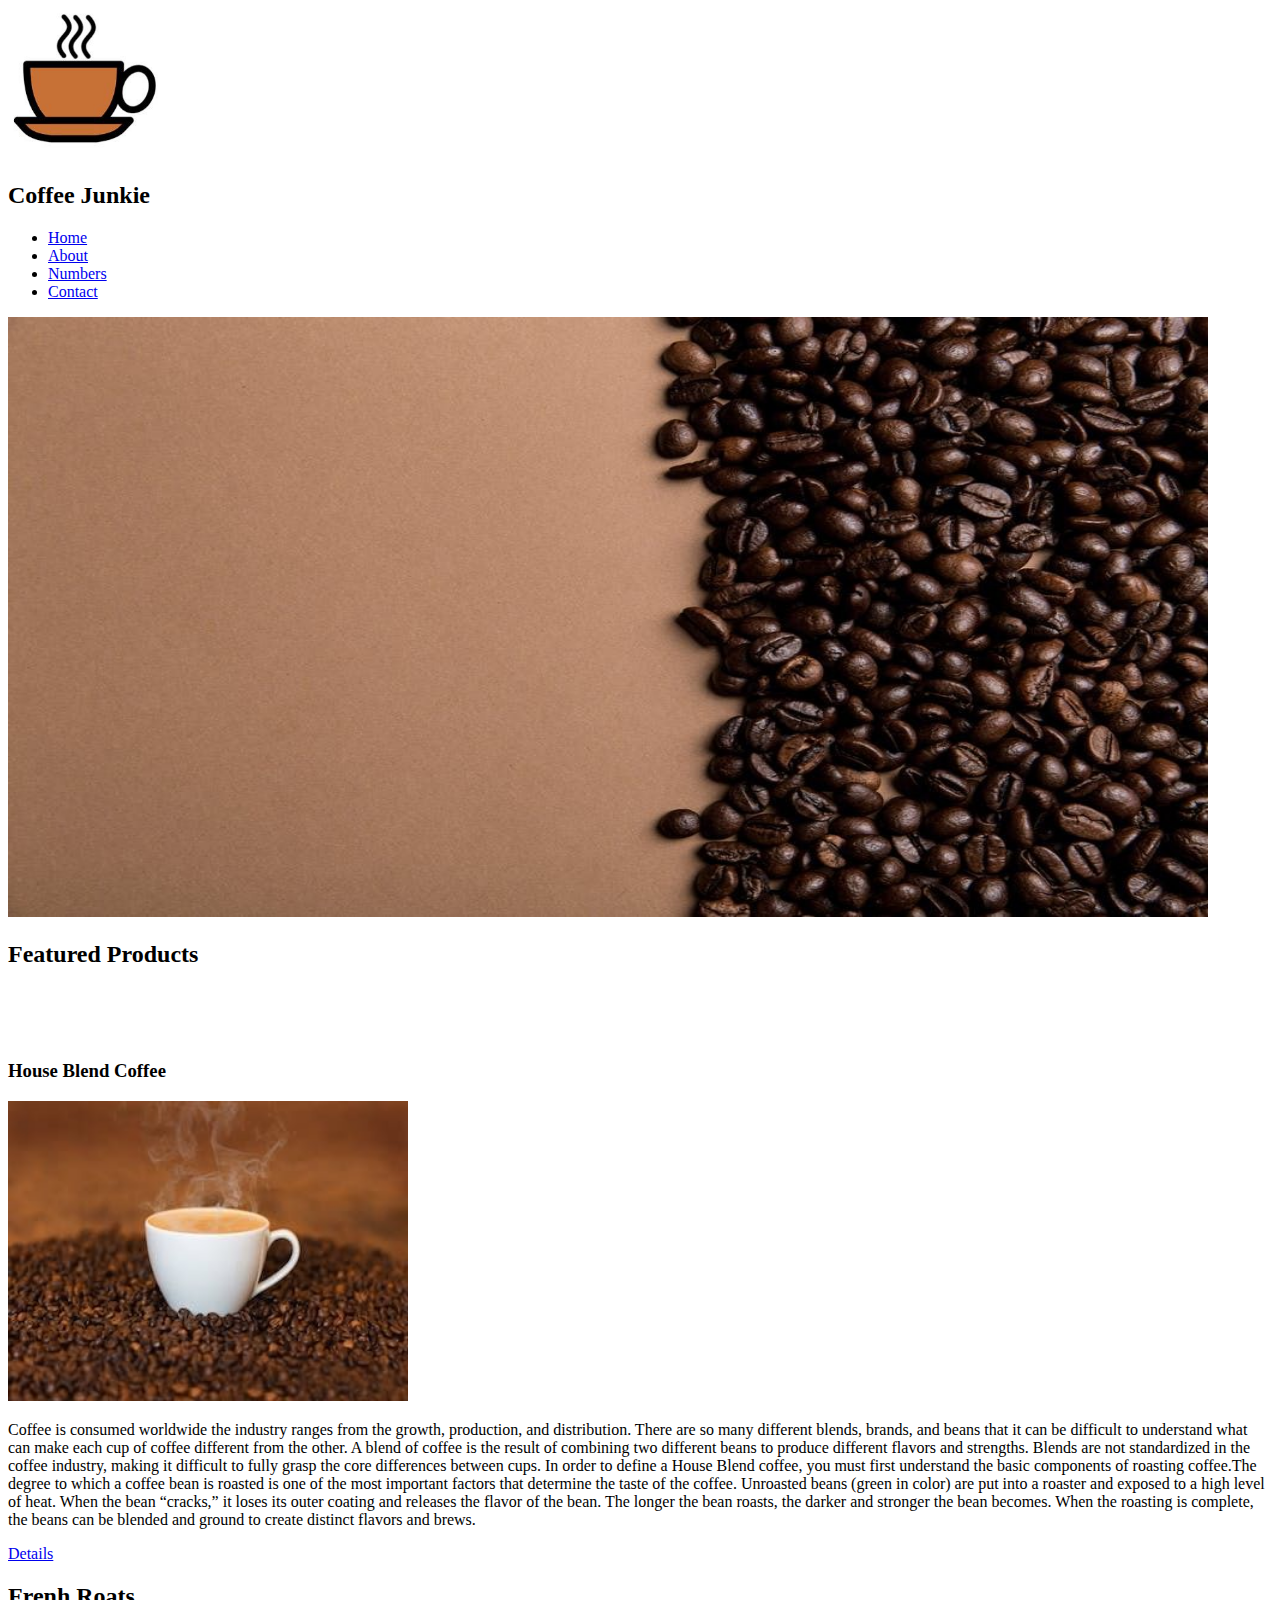
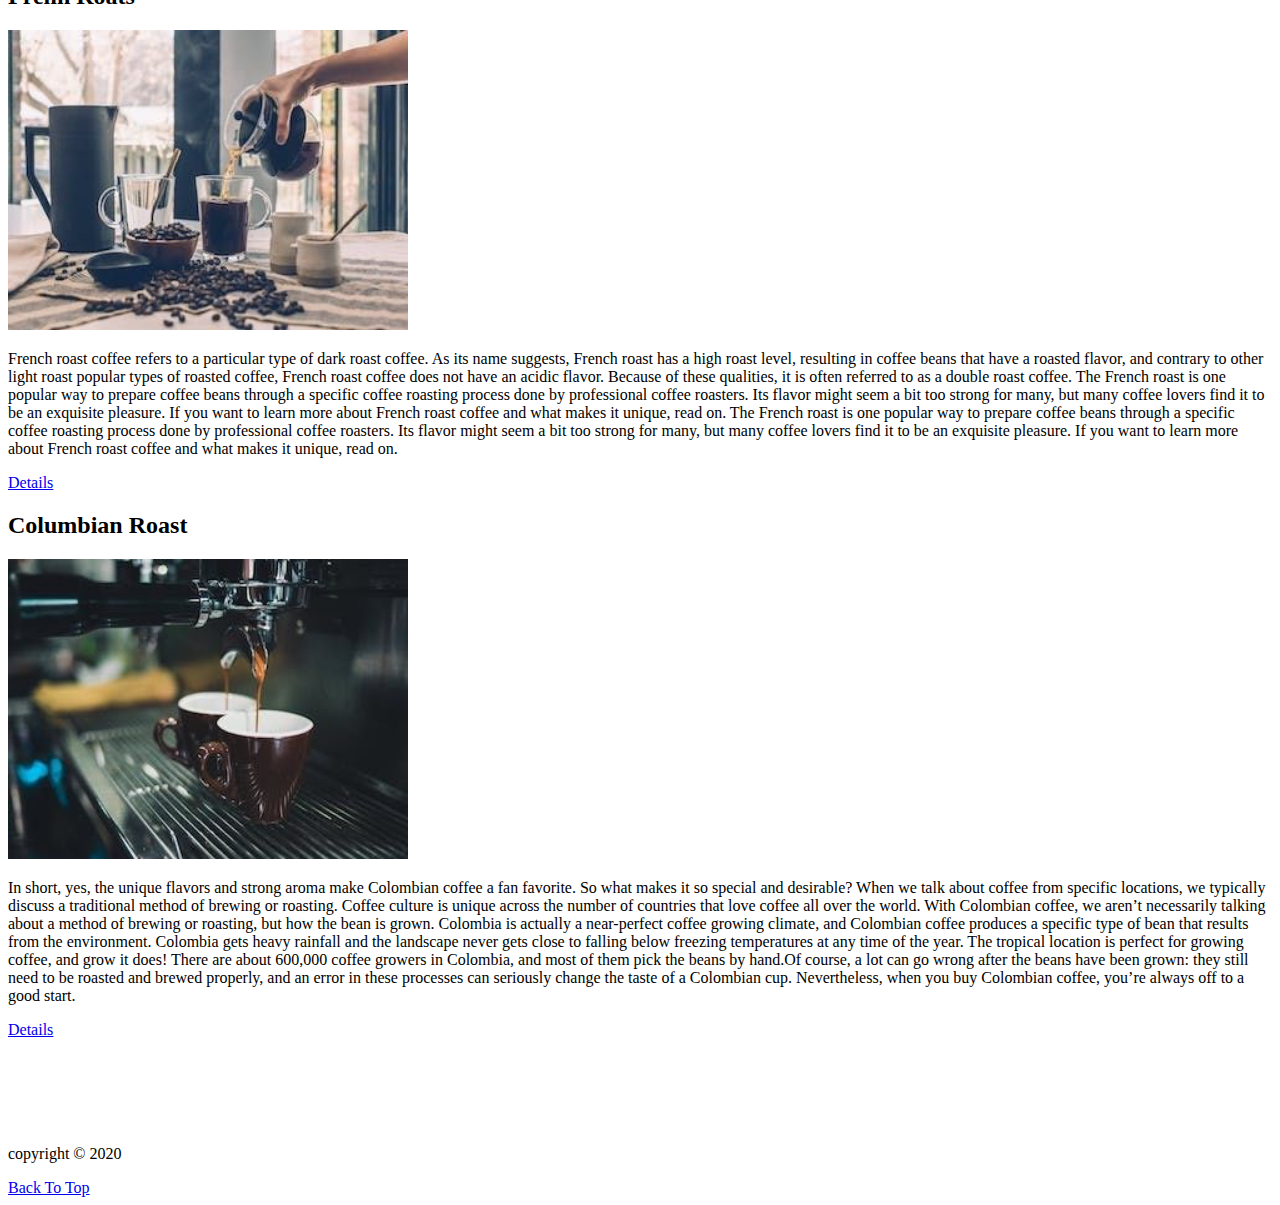
<file: Home-Tasks-main/05-FirstHtmlFullSite/home.html>
<!DOCTYPE html>
<html lang="en">
<head>
    <meta charset="UTF-8">
    <meta http-equiv="X-UA-Compatible" content="IE=edge">
    <meta name="viewport" content="width=device-width, initial-scale=1.0">
    <title>Home</title>
</head>
<body>
    <header id="top">
        <nav>
            <img src="img2.jpeg" width="150" height="150" >
            <h2>Coffee Junkie</h2>
            <ul>
                <li>
                    <a href="./home.html" target="_blank">Home</a>
                </li>
                <li>
                    <a href="./about.htm" target="_blank">About</a>
                </li>
                <li>
                    <a href="./numbers.html" target="_blank">Numbers</a>
                </li>
                <li>
                    <a href="./contact.html" target="_blank">Contact</a>
                </li>
            </ul>
            <img src="img5.jpeg" width="1200" height="600" >
       </nav>
     </header>
     <h2>Featured Products</h2>
     <br><br><br>
     <h3>House Blend Coffee</h3>
     <img src="img3.jpeg" width="400" height="300" >
     <br>
     <p>Coffee is consumed worldwide the industry ranges from the growth, production, and distribution. There are so many different blends, brands, and beans that it can be difficult to understand what can make each cup of coffee different from the other. A blend of coffee is the result of combining two different beans to produce different flavors and strengths. Blends are not standardized in the coffee industry, making it difficult to fully grasp the core differences between cups. In order to define a House Blend coffee, you must first understand the basic components of roasting coffee.The degree to which a coffee bean is roasted is one of the most important factors that determine the taste of the coffee. Unroasted beans (green in color) are put into a roaster and exposed to a high level of heat. When the bean “cracks,” it loses its outer coating and releases the flavor of the bean. The longer the bean roasts, the darker and stronger the bean becomes. When the roasting is complete, the beans can be blended and ground to create distinct flavors and brews.</p>
     <a href="https://www.cartacoffee.com/blogs/island-blog/what-is-house-blend-coffee" target="_blank">Details</a>

     <h2>Frenh Roats</h2>
     <img src="img1.jpeg" width="400" height="300" >
     <br>
     <p>French roast coffee refers to a particular type of dark roast coffee. As its name suggests, French roast has a high roast level, resulting in coffee beans that have a roasted flavor, and contrary to other light roast popular types of roasted coffee, French roast coffee does not have an acidic flavor. Because of these qualities, it is often referred to as a double roast coffee. The French roast is one popular way to prepare coffee beans through a specific coffee roasting process done by professional coffee roasters. Its flavor might seem a bit too strong for many, but many coffee lovers find it to be an exquisite pleasure. If you want to learn more about French roast coffee and what makes it unique, read on. The French roast is one popular way to prepare coffee beans through a specific coffee roasting process done by professional coffee roasters. Its flavor might seem a bit too strong for many, but many coffee lovers find it to be an exquisite pleasure. If you want to learn more about French roast coffee and what makes it unique, read on. </p>
     <a href="https://www.thespruceeats.com/french-roast-coffee-765178" target="_blank">Details</a>

     <h2>Columbian Roast</h2>
     <img src="img4.jpeg" width="400" height="300" >
     <br>
     <p>In short, yes, the unique flavors and strong aroma make Colombian coffee a fan favorite. So what makes it so special and desirable? When we talk about coffee from specific locations, we typically discuss a traditional method of brewing or roasting. Coffee culture is unique across the number of countries that love coffee all over the world. With Colombian coffee, we aren’t necessarily talking about a method of brewing or roasting, but how the bean is grown. Colombia is actually a near-perfect coffee growing climate, and Colombian coffee produces a specific type of bean that results from the environment. Colombia gets heavy rainfall and the landscape never gets close to falling below freezing temperatures at any time of the year. The tropical location is perfect for growing coffee, and grow it does! There are about 600,000 coffee growers in Colombia, and most of them pick the beans by hand.Of course, a lot can go wrong after the beans have been grown: they still need to be roasted and brewed properly, and an error in these processes can seriously change the taste of a Colombian cup. Nevertheless, when you buy Colombian coffee, you’re always off to a good start.</p>
     <a href="https://eldoradocoffee.com/blogs/news/colombian-coffee" target="_blank">Details</a>
     <br><br><br><br><br><br>
     <p>copyright &copy; 2020</p>
     <a href="#top">Back To Top</a>
    </body>
</html>
</file>
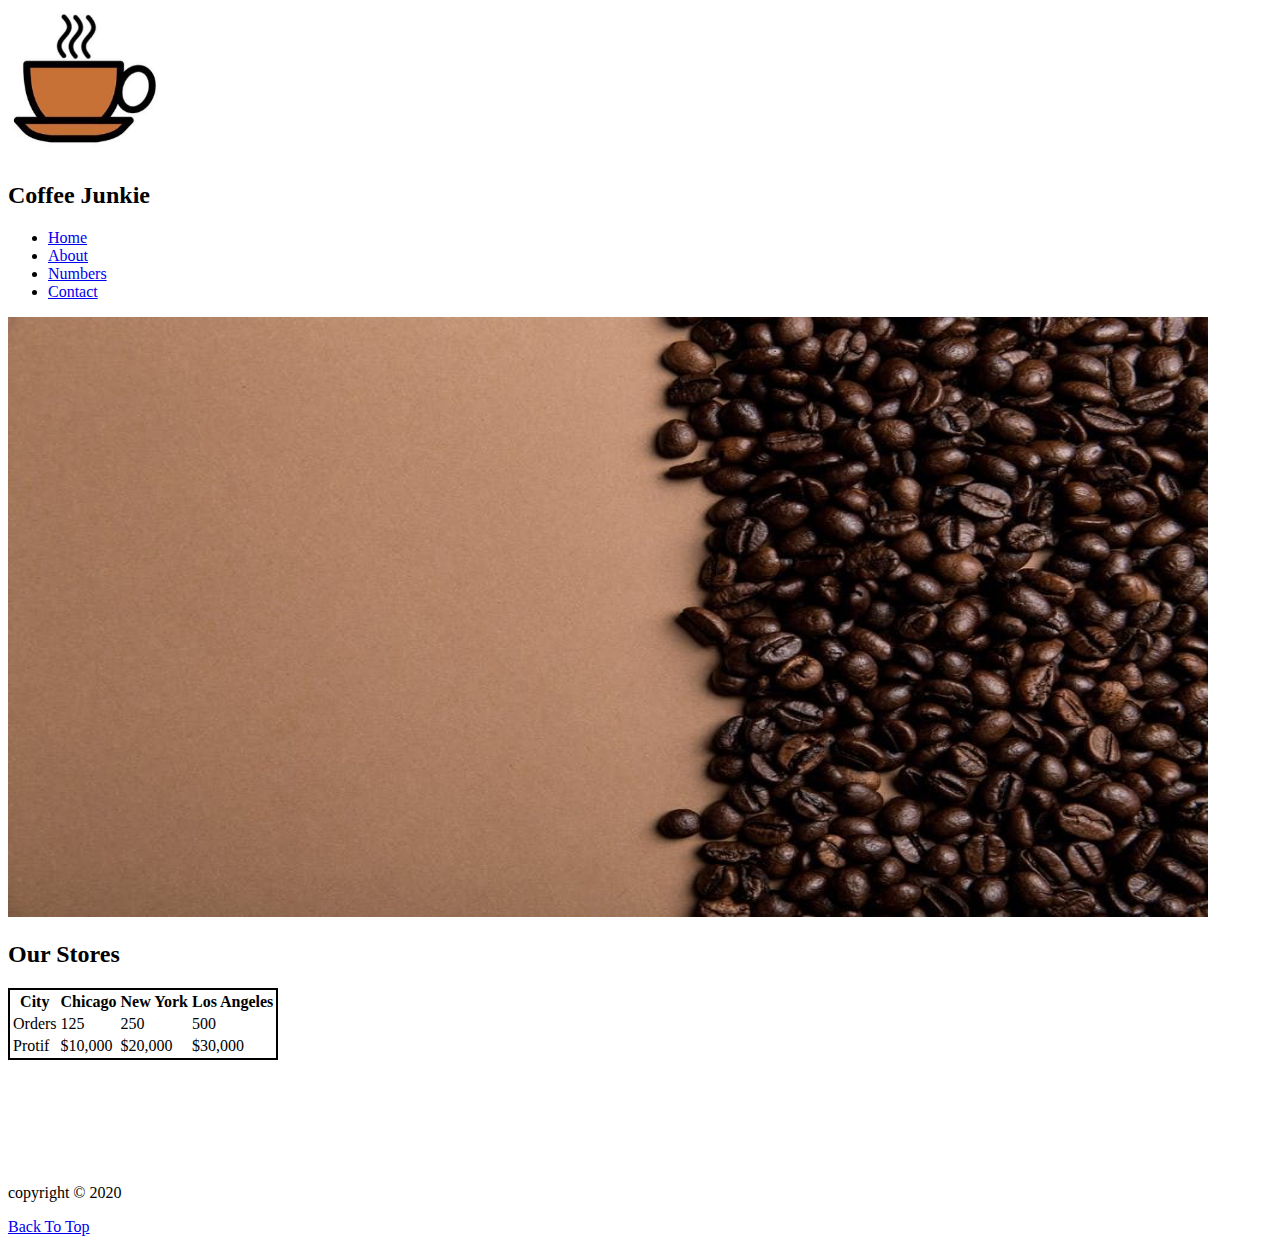
<file: Home-Tasks-main/05-FirstHtmlFullSite/numbers.html>
<!DOCTYPE html>
<html lang="en">
<head>
    <meta charset="UTF-8">
    <meta http-equiv="X-UA-Compatible" content="IE=edge">
    <meta name="viewport" content="width=device-width, initial-scale=1.0">
    <title>Numbers</title>
</head>
<body>
    <header>
        <nav>
            <img src="img2.jpeg" width="150" height="150" >
            <h2>Coffee Junkie</h2>
            <ul>
                <li>
                    <a href="./home.html" target="_blank">Home</a>
                </li>
                <li>
                    <a href="./about.htm" target="_blank">About</a>
                </li>
                <li>
                    <a href="./numbers.html" target="_blank">Numbers</a>
                </li>
                <li>
                    <a href="./contact.html" target="_blank">Contact</a>
                </li>
            </ul>
            <img src="img5.jpeg" width="1200" height="600" >
       </nav>
    </header>
    <h2>Our Stores</h2>
   
   
     <table style="border:2px solid black;">
        <tr>
            <th>City</th>
            <th>Chicago</th>
            <th>New York</th>
            <th>Los Angeles</th>
        </tr>
        <tr>
            <td>Orders</td>
            <td>125</td>
            <td>250</td>
            <td>500</td>
        </tr>
        <tr>
            <td>Protif</td>
            <td>$10,000</td>
            <td>$20,000</td>
            <td>$30,000</td>
        </tr>
        
    
    </table>
    
    <br><br><br><br><br><br>
    <p>copyright &copy; 2020</p>
    <a href="#top">Back To Top</a>

</body>
</html>
</file>
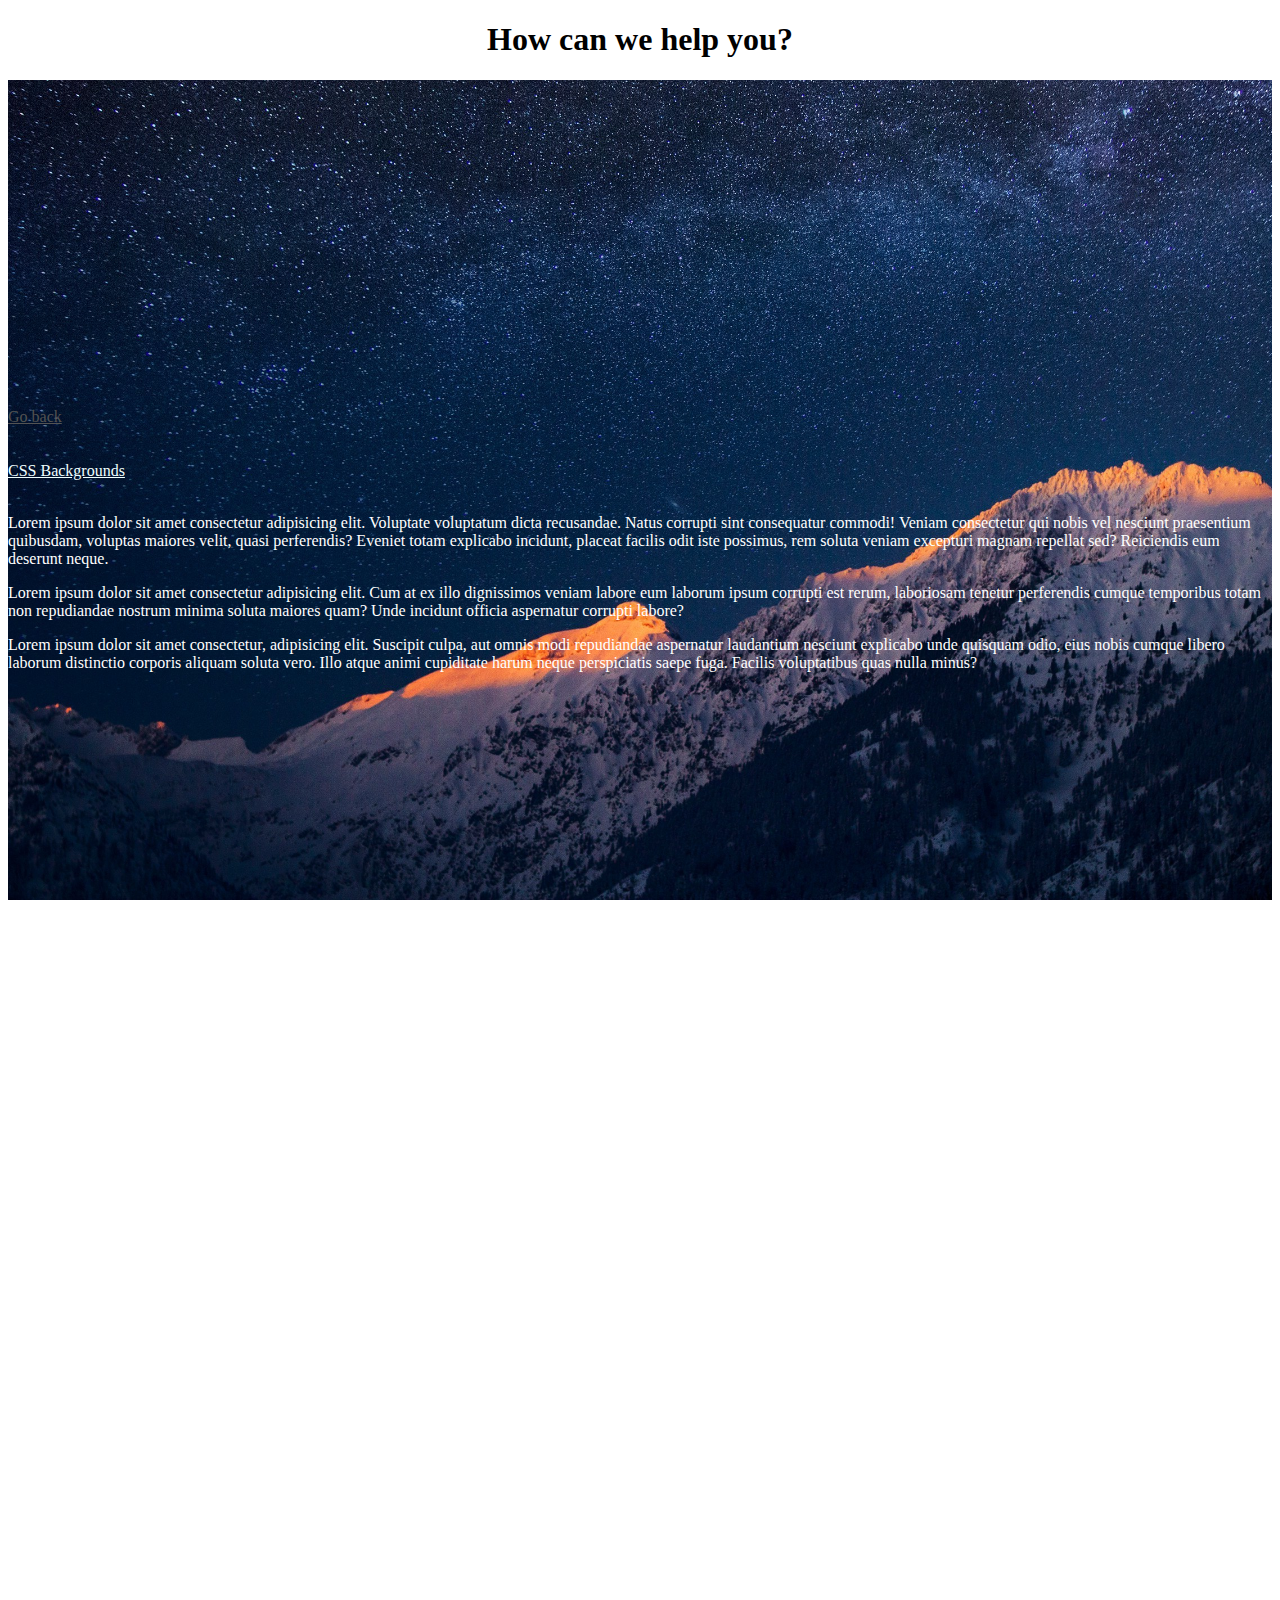
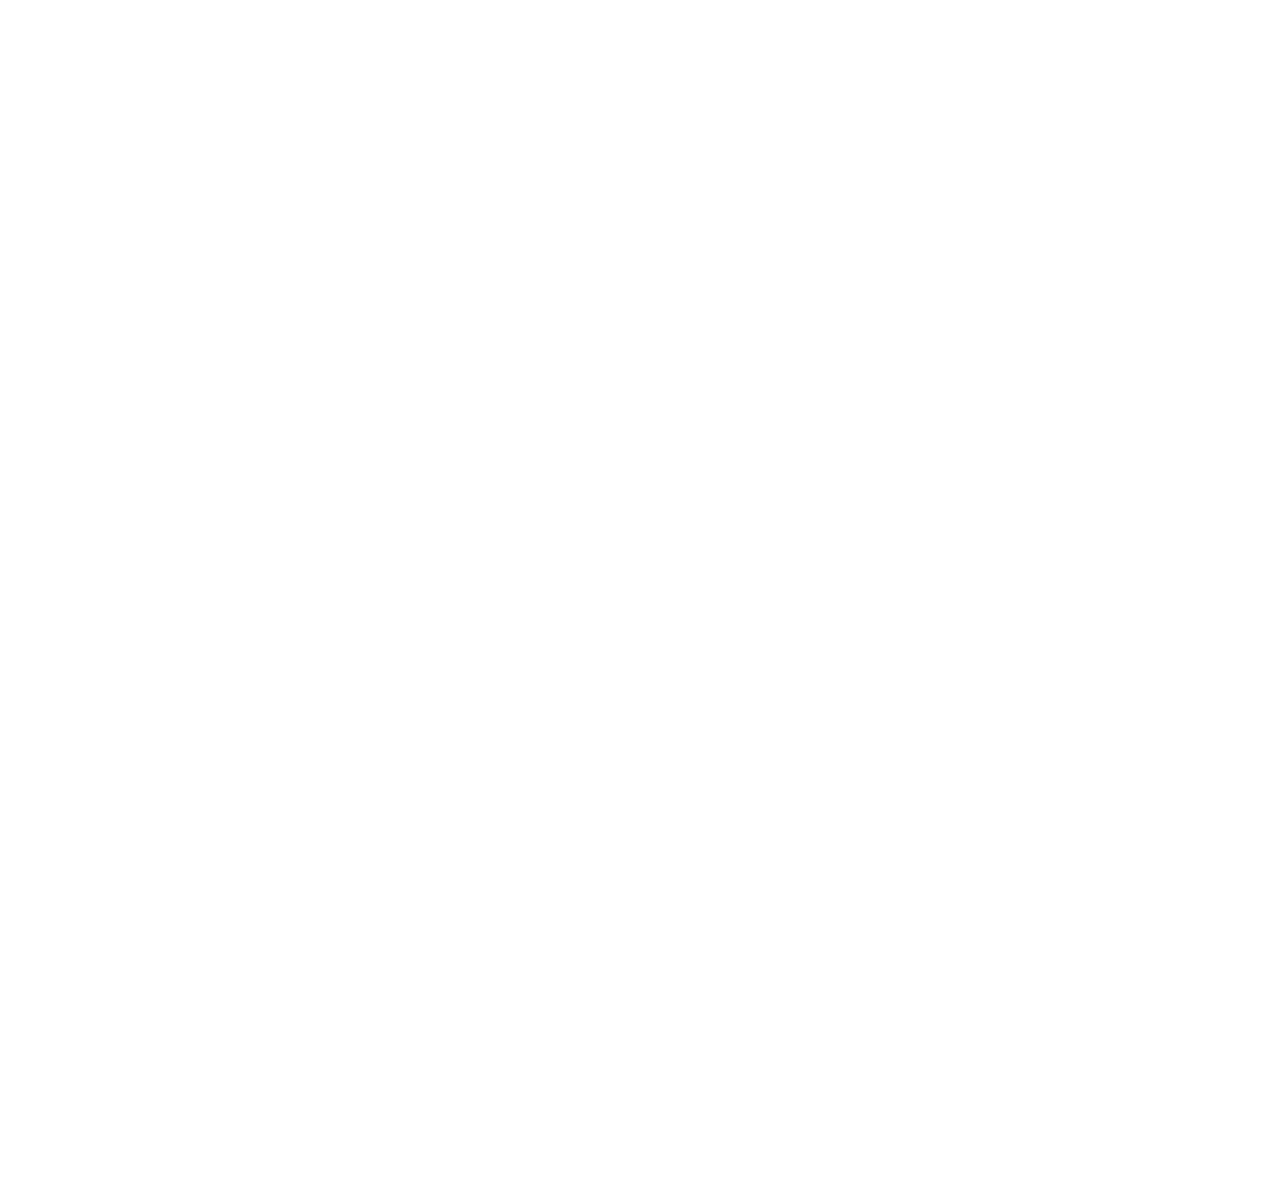
<file: Home-Tasks-main/07-CSS-Background/index2.html>
<!DOCTYPE html>
<html lang="en">
<head>
    <meta charset="UTF-8">
    <meta http-equiv="X-UA-Compatible" content="IE=edge">
    <meta name="viewport" content="width=device-width, initial-scale=1.0">
    <link rel="stylesheet" href="page2.css">
    <title>Document</title>
</head>
<body>
    <header> <center><h1 class="title" style="color: black;">How can we help you?</h1></center></header>
<section id="sec3">
    <form id="sheet3">
   
    <br><br>
<a href="page1.html" class="back">Go back</a>
<br><br><br>

    
        <a href="https://www.w3schools.com/csS/css_background.asp" class="bcg" target="_blank">CSS Backgrounds</a>
        <br><br>
        <p>Lorem ipsum dolor sit amet consectetur adipisicing elit. Voluptate voluptatum dicta recusandae. Natus corrupti sint consequatur commodi! Veniam consectetur qui nobis vel nesciunt praesentium quibusdam, voluptas maiores velit, quasi perferendis? Eveniet totam explicabo incidunt, placeat facilis odit iste possimus, rem soluta veniam excepturi magnam repellat sed? Reiciendis eum deserunt neque.</p>
        <p>Lorem ipsum dolor sit amet consectetur adipisicing elit. Cum at ex illo dignissimos veniam labore eum laborum ipsum corrupti est rerum, laboriosam tenetur perferendis cumque temporibus totam non repudiandae nostrum minima soluta maiores quam? Unde incidunt officia aspernatur corrupti labore?</p>
        <p>Lorem ipsum dolor sit amet consectetur, adipisicing elit. Suscipit culpa, aut omnis modi repudiandae aspernatur laudantium nesciunt explicabo unde quisquam odio, eius nobis cumque libero laborum distinctio corporis aliquam soluta vero. Illo atque animi cupiditate harum neque perspiciatis saepe fuga. Facilis voluptatibus quas nulla minus?</p>
        
    
    
    </form>

</section>
<div class="one"></div>
<div class="two"></div>
<div class="three"></div>
<div class="four"></div>

</body>
</html>
</file>
<file: Home-Tasks-main/06-CSS-Selectors/style.css>
#sec1{
    background-color: rgb(133, 204, 180);
    display: flex;
    justify-content: center;
    align-items: center;
    height: 90vh;
}


.photo{
    display: inline;
    margin-left: none;
    margin-right: none;

}
#sec1 input:focus {
    background-color: #000;
    color: #f10a0a;
}
#sec1 input:focus::placeholder {
    color: #f50707;
}

#name{
    width: 150%;
}
#fname{
    width: 150%;
}
#mail{
    width: 150%;
}
#psw{
    width: 150%;
}

.name{
    color: blueviolet;
}
.fname{
    color: darkgreen;
}
.mail{
    color: darkred;
}
.psw{
    color: darkorange;
}


#sign{
   background-color: rgb(177, 144, 103);
    color: rgb(173, 84, 42);
    border-color: indianred;
}
#sign:hover{
    background-color: crimson;
    color: rgb(237, 241, 241);
    border: rgb(77, 32, 51);
}
#save{
    background-color: rgb(14, 84, 97);
    color: azure;
    border-color: antiquewhite;
}
#save:hover{
    background-color: beige;
    color: chocolate;
}
#sec2{
    background-color: rgb(240, 241, 137);
    display: flex;
    justify-content: center;
    align-items: center;
    height: 90vh;
}
textarea{
    resize: none;
    color: #0717f5;
}
#yourself:hover{
    background-color: coral;
    border: white;
}
.date{
    color: darkred;
}
.age{
    color: darkolivegreen;
}
#sec3{
    background-color: rgb(55, 192, 96);
    display: flex;
    justify-content: center;
    /* display: block; */
    align-items: center;
    height: 90vh;
}
.unorder{
    color: green;
}
.cities{
    color: brown;

}
.l1{
    color: blue;
}
#date{
    color: rgb(81, 76, 156);
    
}
</file>
<file: Home-Tasks-main/07-CSS-Background/page1.css>
body{
    background-image: url(./image/foggy.jpg);
    background-repeat: no-repeat;
    background-size: cover;
    background-attachment: fixed;
}
.all {display: flex;}



#sec1{ 
    float: left;
    margin: 100px;
    width: 300px;


}
button #learn{
    background-color: none;
    column-rule-color: none;
}

#sec2{
    float: right;
    height: 400px;
    width: 30%;
    padding: 10px;
    border: 2px solid #73af73;
    border-color:  rgb(65, 65, 90);
    margin: 100px;
}
</file>
<file: Home-Tasks-main/08-CSS-Box-Model/style.css>
*{ text-decoration: none;
   list-style: none;
   padding: 0;
   margin: 0;
   
}

#logo{
    width: 100px;
    height: 100px;
}

.page1{
    display: flex;
    justify-content: space-between;
}
#one li:hover{
    padding: 12px;
    margin: 8px;
    background-color: rgb(103, 194, 103);
    border-radius: 15px;
    box-sizing: border-box;
    box-sizing: border-box;  
}


#sec2{
    background-image: url(eat.jpg);
    background-position: center;
    background-repeat: no-repeat;
    background-size: cover;
    height: 50vh;
    display: flex;
    background-attachment: fixed;
}

nav ul{
    display: flex;
    gap: 120px;
    margin-right: 80px;
    align-items: center;
    
}
li{
   list-style: none;
}
#learn{
     border: 2px; 
     border-style: solid;
     border-color: rgb(107, 105, 105);
     color: darkgreen;
    padding: 10px;
    margin: 10px;
}
#learn:hover{
    background-color: rgb(87, 177, 64);
    color: antiquewhite;
    border-color: antiquewhite;

}
footer{
    justify-content: center;
    align-items: center;
    background-attachment: fixed;
    background-color: rgb(20, 20, 20);
    background-size: cover;
    display: flex;
    gap: 80px;
    height: 60vh;
    
}
footer ul li:hover{
    color: white;
}
.font{
    font-family: 'Gloria Hallelujah', cursive;
    width: 50%;
    
}
.front{
    text-shadow: 4px 4px 3px yellowgreen;    
}
.we{
    display: flex;
    

}
.part1{
    background-image: url(img.jpg);
    background-position: center;
    background-repeat: no-repeat;
    background-size: cover;
    height: 100vh;
    display: flex;
    /* background-attachment: fixed; */
    align-items: center;
    justify-content: center;
    flex-direction: column;
}
#line{
 line-break: strict red;
}
</file>
<file: Home-Tasks-main/09-CSS-Grid-Media/style.css>
.container{
    display: grid;
    grid-template-columns: repeat(12 ,1fr);
    grid-template-rows: 70px 70px 70px 70px 70px 70px;
    gap: 20px;
    margin-top: 50px;
}
.box{
    background-color: rgb(202, 101, 42);
    color: rgb(49, 19, 15);
    display: flex;
    justify-content: center;
    align-items: center;
    font-size: 24px;
    border:1px solid rgb(88, 40, 18);
}
.box1{
    grid-column: 1/ span 12;
    grid-row: 1;
}
.box2{
    grid-column: 1/ span 6;
    grid-row: 2;
}
.box3{
    grid-column: 7/ span 6;
    grid-row: 2;
}
.box4{
    grid-column: 1/ span 4;
    grid-row: 3;
}
.box5{
    grid-column: 5/ span 4;
    grid-row: 3;
}
.box6{
    grid-column: 9/ span 4;
    grid-row: 3;
}
.box7{
    grid-column: 1/ span 3;
    grid-row: 4;
}
.box8{
    grid-column: 4/ span 3;
    grid-row: 4;
}
.box9{
    grid-column: 7/ span 3;
    grid-row: 4;
}
.box10{
    grid-column: 10/ span 3;
    grid-row: 4;
}
.box11{
    grid-column: 1/ span 2;
    grid-row: 5;
}
.box12{
    grid-column: 3/ span 2;
    grid-row: 5;
}
.box13{
    grid-column: 5/ span 2;
    grid-row: 5;
}
.box14{
    grid-column: 7/ span 2;
    grid-row: 5;
}
.box15{
    grid-column: 9/ span 2;
    grid-row: 5;
}

.box16{
    grid-column: 11/ span 2;
    grid-row: 5;
}
.box17{
     grid-row: 6;
}
.box18{
    grid-row: 6;
}
.box19{
    grid-row: 6;
}
.box20{
    grid-row: 6;
}
.box21{
    grid-row: 6;
}
.box22{
    grid-row: 6;
}
.box23{
    grid-row: 6;
}
.box24{
    grid-row: 6;
}
.box25{
    grid-row: 6;
}
.box26{
    grid-row: 6;
}
.box27{
    grid-row: 6;
}
.box28{
    grid-row: 6;
}
</file>
<file: Home-Tasks-main/10-PortfolioMiniWebPage/style.css>
*{
    margin: 0;
    padding: 0;
    box-sizing: border-box;
    list-style: none;
    text-decoration: none;
    font-family: 'Roboto', sans-serif;
    letter-spacing: 3px;
}
.container{
    max-width: 1200px;
    margin: 0 auto;
}
header{
    background-color: #fffaed;
    position: fixed;
    width: 100%;
    top: 0;
    z-index: 1;
}
.header{
    display: flex;
    justify-content: space-between;
    align-items: center;
    padding: 20px;
}
.header nav ul{
    display: flex;
    /* column-gap: 40px; */
    gap: 50px;

}
.header span{
    color: #e9b949;
    text-shadow: 0 3px 3px gray;
}
.header h2 , a{
    color: black;
}
.header h2{
    text-shadow: 0 3px 3px gray;
    letter-spacing: 4px;
}
#hero-banner{
    background-color: #fffaed;
    height: 100vh;
}
#hero-banner .hero-banner{
    display: flex;
    align-items: center;
    justify-content: center;
    height: 100vh;
}
#hero-banner .hero-banner .hero-banner-info,
.hero-banner-image{
    width: 50%;
    display: flex;
    justify-content: center;
}
#hero-banner .hero-banner .hero-banner-image{
    width: 200px;  
    position: relative;
}
#hero-banner .hero-banner .border{
    border: 2px solid #e9b949;
    border-radius: 7px;
    top: -25px;
    right: 30px;
}

.hero-banner .hero-banner-info{
    flex-direction: column;
    justify-content: center;
    /* align-items: center; */
    row-gap: 20px;
}
.hero-banner .hero-banner-info .title{
    font-size: 40px;
    justify-content: center;
    align-items: center;
}
.hero-banner .hero-banner-info .pozition{
    font-size: 20px;
    color: rgb(53, 52, 52);
}
.hero-banner .hero-banner-info .hire-me{
    padding: 8px;
    border: 1px solid #e9b949;
    border-radius: 6px;
    background-color: #e9b949;
    width: 120px;
    display: flex;
    justify-content: center;
}
.hero-banner .hero-banner-info .hire-me:hover{
    background-color: #ffffff;
    border-color: blanchedalmond;
    color: #e9b949;
}

.hero-banner .hero-banner-info ul {
    display: flex;
    gap: 20px;
}
 .border img{
    width: 200px;
 }
    
 .sec2{
    padding: 90px;
}
.container{
    display: flex;
    justify-content: center;
    align-items: center;
    
    column-gap: 60px;
}
.sec2 .container{
    display: flex;
    justify-content: space-around;
    align-items: center;
}
.images2 img{
    width: 280px;
    border-radius: 5px;
    position: relative;
    top: -25px;
    right: -30px;
}     
.images2 .frame{
    margin-top: 70px;
}         
.about{
    width: 500px;
    margin-left: 40px;
}
.about h1{
    position: relative;
    color: rgb(43, 40, 53);
    font-size: 35px;
}

.about h1::after{
    position: absolute;
    content: "";
    background-color: #e9b949;
    width: 70px;
    height: 3px;
    top: 45px;
    left: 0;
}
.about p{
    font-size: 13px;
    color:rgb(93, 91, 139);
    line-height: 1.4;
    margin: 20px 0;
}
button{
    background-color: #e9b949;
    padding: 5px 5px;
    border-radius: 5px;
    border-color: transparent;
}
button:hover{
    transform: scale(1.1);
    background-color: gray;
}
    





.sec3{
    background-color: rgb(76, 77, 82);
  
} 

#sec3 .web{
    display: flex;
    justify-content: center;
    align-items: center;
    padding-top: 50px;
    column-gap: 60px;
    width: 100%;
}
.sec3 .container .services{
    position: relative;
    text-align: center;
    padding-bottom: 70px;
    font-size: 30px;   
}
.services {
    display: flex;
    align-items: center;
    justify-content: center;
}
.sec3 .container h1::after{
    position: absolute;
    content:"";
    background-color: #e9b949;
    width: 55px;
    height: 3px;
    top: 70px;
    left: 520px ;
}
.sec3 .container .web {
    display: flex;
    justify-content: space-between;
}
.web div{
    font-size: 15px;
    text-align: center;
    padding: 35px 10px;
    margin: 0 auto;
    width: 290px;
    background-color: white;
    border-radius: 5px;
} 
.web div:hover{
    background-color: #e9b949;
    color: white;
}
.web div:hover p{
    color: white;
}
.web div:hover h3::after{
    background-color: white;
}
.web div h3{
    margin: 40px;
    position: relative;
}    
.web div h3::after{
    position: absolute;
    content:"";
    background-color: #e9b949;
    width: 40px;
    height: 3px;
    top: 30px;
    left: 73px;
}
.web div p{
    color:rgb(153, 153, 156);
}
            /* FOOTER */

footer{
    background-color: rgb(30, 30, 32);
    height: 150px;
    box-sizing: border-box;
    padding: 50px;
    display:flex;
    flex-direction: column;
    justify-content: center;
    align-items: center;
}
.footericon i{
   color: #e9b949;
   margin: 0 10px 35px 10px;
}
.footercopy{
    color: slategray;
}
    
            /* RESPOSIVE */

@media only screen and (max-width: 991px) {
    .header .container , .sec2 .container , .sec3 .container .web{
        display: flex;
        flex-direction: column;
    }
    .about{
        margin-top: 10px;
    }
    .sec3 .container .web div{
        margin-bottom: 10px;
    }
    .sec3 .container h1::after{
        left: 380px;
    }
}
@media only screen and (max-width: 767px){
    .about{
        padding: 5px 50px;
    }
    .sec3{
        padding: 40px;
    }
   nav ul{
    display: none;
   }
   .menubutton{
    display: inline-block;
   }
}
</file>
<file: Home-Tasks-main/11-ResponsiveTwoSection/style.css>
*{
    margin: 0;
    padding: 0;
    text-decoration: none;

}

                /* sec1 */

#sec1{
    background-color: #f1f5f9;
    width: 100%;    
}
.sec1{
    display: flex;
    padding-top: 40px;
    padding-bottom: 60px;
    justify-content: center;
    align-items: center;
    /* font-size: 16px; */
    column-gap: 10px;
}
.info{
    width: 230px;
    height: 250px;
    margin-right: 20px;
}
#sec1 .sec1 img{
    width: 200px;
    border-radius: 7px;
    height: 180px;
    margin-bottom: 10px;
}
#sec1 .sec1 .tea{
    width: 230px;
    height: 230px;
    padding-bottom: 30px;
}
.check{
    font-family: 'Gloria Hallelujah', cursive;
    color: #688f37;
}
p , .products ,strong{
    font-family: 'Catamaran', sans-serif;
    letter-spacing: 2px;
    margin-top: 15px;    
}
#sec1 .name{
    font-size: 11px;
    font-weight: bold;
}
#sec1 .check , .cost{
    font-family: 'Grand Hotel', cursive; 
    margin-top: 10px;
}
#sec1 .check{
    font-size: 24px;
    font-weight: 80px;
    letter-spacing: 4px;
}
#sec1 .cost{
    font-size: 14px;
}
#sec1 .lorem1{
    font-size: 11px;
    font-family: 'Catamaran', sans-serif;
    color: rgb(192, 190, 190);
    
}
#sec1 .sec1 a{
    font-family: 'Catamaran', sans-serif;
    color: #ffffff;
    background-color: #688f37;
    border: #688f37 solid;
    border-radius: 3px;
    padding: 3px 8px; 
    font-size: 11px; 
    letter-spacing: 3px;
    margin-bottom: 20px;
}
#sec1 .sec1 a:hover{
    background-color: #a8d374;
    border-color: #a8d374;
    
}
#sec1 .sec1 p{
    padding-bottom: 15px;
    padding-top: 5px;
    letter-spacing: 1px;
    font-weight: 100px;
    font-size:13px;
    line-height: 20px;
}
.cost{
    color: #688f37;
    padding-bottom: 10px;
}



                /* sec2 */

#sec2 .sec2 button{
    color: #ffffff;
    background-color: #688f37;
    border: #688f37 solid;
    border-radius: 10px;
    padding: 2px 5px;
    margin: 0 auto;
    margin-top: 20px;
}
#sec2 .sec2 button:hover{
    background-color: #a8d374;
    border-color: #a8d374;
}
#sec2{
    /* display: flex; */
    align-items: center;
    justify-content: center;
    width: 100%;
    gap: 10px;
    padding-top: 40px;
    padding-bottom: 40px;
}
#sec2 h3{
    display: flex;
    align-items: center;
    justify-content: center;
    font-size: 24px;
}
.sec2{
    display: flex;
    align-items: center;
    justify-content: center;
    padding-top: 40px;
    padding-bottom: 40px;
    gap: 10px;
}
#sec2 .explore{
    font-family: 'Grand Hotel', cursive;
    color: #688f37;
    font-size: 25px;
    font-weight: 100px;
    margin-bottom: 10px;
    letter-spacing: 4px;
}
#sec2 p{
    margin-bottom: 10px;
}
#sec2 .our{
    font-family: 'Catamaran', sans-serif;
    letter-spacing: 4px;
    font-weight: 200px;
}
.type{
    width: 250px;
    gap: 20px 20px;
    background-color: #f1f5f9;
    border-radius: 8px solid #f1f5f9;
    padding-bottom: 20px;
    position: relative;
    align-items: center;
    justify-content: center;
    text-align: center;
    
}
#sec2 .type strong{
    display: flex;
    align-items: center;
    justify-content: center;
}
.lorem{
    color: rgb(192, 190, 190);  
    font-size: 12px;
    width: 250px;
    margin-top: 10px;
}
img{
    width: 250px;
    height: 180px;
    border-radius: 4px;
    margin-bottom: 20px;
}
#sec2 .aws{
    width: 45px;
    height: 45px;
    display: flex;
    align-items: center;
    justify-content: center;
    border: #ffffff solid;
    border-radius: 50%;
    background-color: #a8d374 ;
    color: #688f37 ;
    font-size: 25px;
    position: absolute;
    top: 152px;
    left: 95px;
}


@media only screen and (max-width:992px) and (min-width: 778px){
    .sec1{
        display: grid;
        grid-template-columns: auto auto;
    }
    .sec2{
        flex-direction: column;
    }
}

@media only screen and (max-width:777px){
    .sec1, .sec2{
        flex-direction: column;
    }
}
</file>
<file: Home-Tasks-main/12.Responsive-page/style.css>
*{
    padding: 0;
    margin: 0 ;
    box-sizing: border-box;
    text-decoration: none;
    list-style: none;
}
.header{
    padding: 15px;
    width: 100%;
    background-color: rgb(27, 27, 27);
    z-index: 9;
    position: fixed;
    
}
.header ul{
    display: flex;
    justify-content: space-between;
    align-items: center;
}
.menu{
    display: none;
}
.header ul a{
    color: rgb(255, 255, 255);
}
.header ul li a{
    padding: 6px 10px;
    border: 2px solid transparent;
    border-radius: 8px;
}
.header ul li a:hover{
    background-color: rgb(255, 255, 255) ;
    border-color: rgb(255, 255, 255);
    color: black; 
}


               /* sec1 */

.sec1{
    background-image: url(img2.png);
    background-size: cover;
    background-repeat: no-repeat;
    height: 100vh;
    width: 100%;
    /* margin: 0 20px; */
}
.sec1 .text {
    display: flex;
    align-items: center;
    justify-content: center;
    font-size: 20px;
    flex-direction: column;
    height: 100%;
    row-gap: 30px;

}
.sec1 .lorem{
    width: 50% ;
}
.sec1 .main::after{
    content: "";
    background-color:rgb(37, 197, 22);
    width: 75px ;
    height: 2px;
    position:absolute;
    top: 30px;
    right: 175px;
}
.sec1 .main span{
    text-shadow: 4px 2px 2px yellow;
    font-weight: bold;
    color: rgb(160, 11, 11);
    
}
.sec1 .main{
    position: relative;
}



                /* sec2 */

.sec2{
    background-image: url(./code.png);
    background-size: cover;
    background-repeat: no-repeat;
    background-attachment: fixed;
    height: 100vh;
    width: 100%;
}




                /* sec3 */
.sec3{
    background-color: transparent;
    background-position: center;
    align-items: center;
    width: 100%;
    height: 100vh;
}
.sec3 h1{
    display: flex;
    justify-content: center;
    align-items: center;
    /* align-items: center; */
    padding: 10px 14px;
    font-size: 24px;
}
.sec3 .boxes{
    display: flex;
    justify-content: center;
    align-items: center;
    width: 100%;
    height: 100vh;
    border: 3px solid yellow;
    /* margin: 10px; */
    position: relative;
}
.sec3 .boxes .box{
    width: 150px;
    height: 150px;
    border: 2px;
    position: absolute;
    
}
.sec3 .boxes div{
    display: flex;
    justify-content: center;
    align-items: center;
    font-size: 20px;
    font-weight: bold;
}
.sec3 .contaier{
   display: flex;
   align-items: center;
   justify-content: center;
   position:fixed;
}
.box1{
    position: absolute;
    background-color: brown;
    z-index:5 ;
    top: 140px ;
    right: 590px;
}
.box2{
    background-color: cadetblue;
    z-index: 1;
    right: 700px;
    top: 150px;
}
.box3{
    background-color: darkorchid;
    z-index: 4;
    right: 650px;
}
.box4{
    background-color: coral;
    z-index:3 ;
    top: 250px;
    right: 550px;
}
.box5{
    background-color: darkgreen;
    z-index:2 ;
    top: 170px;
    right: 470px;

}






@media only screen and (max-width:776px){
    .header .simple {
        display: none;
    }
    .header .search{
        display: none;
    }
    .header .menu , .simple1{
        display: block;
    }
    .sec1{
        background-image: url(img1.png);
        background-size: cover;
        background-repeat: no-repeat;
        height: 100vh;
        width: 100%;
    }
    .sec1 .text {
       display: none;
    
    }
    .sec2{
        background-image: url(./code.png);
        background-size: cover;
        background-repeat: no-repeat;
        background-position: center;
        background-attachment: scroll;     
        height: 100vh;
        width: 100%;
    }
   
}
</file>
<file: Home-Tasks-main/14-SCSS-QuicqlyLandingPage/assets/scss/main.css>
* {
  margin: 0;
  padding: 0;
  box-sizing: border-box;
  text-decoration: none;
  list-style: none;
}

.container {
  max-width: 1440px;
  margin: 0 auto;
  padding: 0 5%;
}

h2 {
  font-size: 40px;
  line-height: 50.4px;
  font-family: "Plus Jakarta Sans", sans-serif;
}

h1 {
  font-style: normal;
  font-family: "Plus Jakarta Sans", sans-serif;
  font-weight: 700px;
  font-size: 64px;
  line-height: 120%;
}

h4 {
  font-size: 24px;
  font-weight: 700;
  line-height: 30px;
  text-align: left;
  font-family: "Plus Jakarta Sans", sans-serif;
}

h6 {
  height: 27px;
  font-family: "Plus Jakarta Sans", sans-serif;
  font-weight: 400;
  font-size: 18px;
  line-height: 150%;
}

h5 {
  font-family: "Plus Jakarta Sans", sans-serif;
  font-weight: 700;
  font-size: 18px;
  line-height: 23px;
}

.hero-section .container .hero-banner .hero-left .buttons .login, .hero-section .container .hero-banner .hero-left .buttons .sign, header nav .login, header nav .sign {
  border-radius: 8px;
  padding: 10px 16px;
  border-color: transparent;
}

header {
  background-color: #20484f;
  height: 75px;
  width: 100%;
  position: fixed;
  top: 0;
  z-index: 1;
}
header nav {
  display: flex;
  align-items: center;
  justify-content: space-between;
  height: 75px;
}
header nav h4 {
  color: #fff;
}
header nav ul {
  display: flex;
}
header nav ul a {
  color: #fff;
  text-decoration: none;
  font-family: "Plus Jakarta Sans", sans-serif;
  margin-left: 30px;
  margin-bottom: 0;
}
header nav .sign {
  background-color: #B8E4DA;
  color: #072125;
}
header nav .sign:hover {
  background-color: #fff;
  color: #072125;
}
header nav .login {
  background-color: transparent;
  border-color: transparent;
  color: #fff;
}
header nav .menu {
  display: none;
}

@media only screen and (max-width: 767px) and (max-width: 1024px) {
  .header a,
  .header .buttons {
    display: none;
  }
  .header .menu {
    display: block;
    color: #fff;
  }
}
footer {
  width: 100%;
  height: 70vh;
  background-color: #072125;
  color: #fff;
}
footer .footer-for-end {
  height: 100%;
}
footer .footer-for-end .end {
  display: flex;
  justify-content: center;
  align-items: end;
  color: #fff;
  border-top: #fff solid 1px;
}
footer .footer-for-end .footer {
  height: 385px;
  display: flex;
  align-items: center;
  justify-content: space-between;
}
footer .footer-for-end .footer .foot {
  line-height: 32px;
}
footer .footer-for-end .footer .foot .first-row #project {
  margin-left: 55px;
}
footer .footer-for-end .footer .foot .second-row #payment {
  margin-left: 15px;
}
footer .footer-for-end .footer .foot .text-button {
  width: 100%;
  margin-top: 35px;
  border-radius: 8px;
  outline: none;
}
footer .footer-for-end .footer .foot .text-button .email {
  position: relative;
  border: #20484F 1px solid;
  padding: 0 12px;
  border-top-left-radius: 8px;
  border-bottom-left-radius: 8px;
}
footer .footer-for-end .footer .foot .text-button .submit {
  position: absolute;
  color: #072125;
  background-color: #B8E4DA;
  border: #20484F 1px solid;
  padding: 0 10px;
  border-top-right-radius: 8px;
  border-bottom-right-radius: 8px;
  border-left: unset;
}

@media only screen and (max-width: 767px) {
  .footer-for-end {
    height: 1000vh;
    width: 100%;
    display: flex;
    flex-direction: column;
  }
  .footer-for-end .footer {
    height: 600vh;
    width: 100%;
    display: flex;
    flex-direction: column;
  }
  .footer-for-end .footer h3 {
    margin-top: 40px;
  }
  .footer-for-end .footer .foot {
    margin-top: 40px;
  }
  .footer-for-end .end {
    margin-top: 40px;
    display: flex;
    justify-content: end;
  }
}
.hero-section {
  margin-top: 80px;
}
.hero-section .container .hero-banner {
  width: 100%;
  display: flex;
  align-items: center;
  justify-content: center;
  gap: 100px;
}
.hero-section .container .hero-banner .hero-left {
  width: 50%;
}
.hero-section .container .hero-banner .hero-left h1 {
  margin-top: 24px;
  font-weight: bold;
  font-family: "Plus Jakarta Sans", sans-serif;
  color: #072125;
}
.hero-section .container .hero-banner .hero-left h4 {
  margin-top: 32px;
  color: #072125;
}
.hero-section .container .hero-banner .hero-left h5 {
  color: #072125;
}
.hero-section .container .hero-banner .hero-left .buttons {
  display: flex;
  margin-top: 48px;
}
.hero-section .container .hero-banner .hero-left .buttons .sign {
  background-color: #20484F;
  color: #fff;
}
.hero-section .container .hero-banner .hero-left .buttons .login {
  background-color: transparent;
  border-color: transparent;
  color: #072125;
}
.hero-section .container .hero-banner .hero-right {
  width: 50%;
  display: flex;
  align-items: center;
  justify-content: center;
}
.hero-section .container .hero-banner .hero-right img {
  width: 100%;
}

@media only screen and (max-width: 776px) {
  .hero-banner {
    height: 100%;
    display: flex;
    flex-direction: column-reverse;
  }
  .hero-banner .hero-left {
    width: 100%;
  }
  .hero-banner .hero-right {
    width: 100%;
  }
  .hero-banner .hero-right img {
    width: 100%;
  }
  .hero-banner .buttons {
    margin-bottom: 30px;
    margin-top: 20px;
  }
  .hero-banner h4 {
    margin: top 16px;
  }
  .hero-banner h1 {
    margin-top: 12px;
  }
}
.team-section {
  background-color: #FAFAFA;
  width: 100%;
  height: 100%;
}
.team-section .container h2,
.team-section .container h5 {
  display: flex;
  justify-content: center;
  align-items: center;
}
.team-section .container h2 {
  margin-top: 50px;
}
.team-section .container h5 {
  margin-bottom: 20px;
}
.team-section .container .cards .card {
  border: none;
  gap: 20px;
  margin-bottom: 22px;
}
.team-section .container .cards .card .img {
  width: 100%;
}
.team-section .container .cards .card h4 {
  color: #072125;
  gap: 20px;
}
.team-section .container .cards .card h6 {
  color: #072125;
}
.team-section .container .cards .card .icons a {
  padding-top: 6px;
  color: #072125;
  padding: 5px;
  border: 1px solid #e4e4e4;
  border-radius: 50%;
}

@media only screen and (max-width: 776px) {
  h4 {
    font-size: 36px;
    gap: 20px;
  }
  h5 {
    font-size: 24px;
    margin-bottom: 10px;
  }
  h6 {
    font-size: 36px;
  }
  h2 {
    margin-top: 0;
  }
}/*# sourceMappingURL=main.css.map */
</file>
<file: Home-Tasks-main/Frontend Mentor/main.css>
* {
  margin: 0;
  padding: 0;
  box-sizing: border-box;
}

.header-sec {
  display: block !important;
  width: 100%;
  height: 100vh;
  background-image: url(./images/image-hero.jpg);
  background-repeat: no-repeat;
  background-size: cover;
}
.header-sec .header {
  padding: 60px;
  display: flex;
  align-items: center;
  justify-content: space-between;
}
.header-sec .header h2 {
  color: white;
  font-size: 34px;
  margin: 0;
}
.header-sec .header nav {
  display: flex;
  align-items: center;
  justify-content: space-between;
}

ul {
  display: flex;
  align-items: center;
  justify-content: space-between;
}
ul li {
  list-style: none;
}
ul li a {
  position: relative;
  text-decoration: none;
  color: white;
  padding: 20px;
  font-size: 22px;
}
ul li a:hover::after {
  position: absolute;
  content: "";
  display: block;
  border: 1px solid white;
  width: 100%;
}
ul li a:hover {
  color: white;
}

.menu-btn {
  display: none;
}

.header-text {
  margin-top: 80px;
  width: 60%;
  color: white;
  font-size: 55px;
  font-weight: 100;
  border: 1px solid white;
  padding: 50px 80px;
}

@media only screen and (max-width: 768px) {
  .heaer-sec .header {
    display: flex;
    align-items: center;
    justify-content: space-between;
  }
  .heaer-sec .header h2 {
    margin: 0;
  }
  .heaer-sec .header nav {
    display: flex;
    align-items: center;
  }
  .header ul {
    display: none;
  }
  .menu-btn {
    display: block;
  }
  .header-text {
    width: 60%;
    font-size: 40px;
    padding: 20px 40px;
  }
}
.hidden-section {
  display: none !important;
  width: 100%;
  height: 100vh;
  background-color: black;
  display: flex;
  align-items: center;
  justify-content: center;
  flex-direction: column;
}
.hidden-section .top-head {
  margin-top: 40px;
  display: flex;
  align-items: center;
  justify-content: space-between;
}
.hidden-section .top-head i {
  padding: 0;
  color: white;
  font-size: 24px;
}
.hidden-section .pages {
  margin-bottom: 40px;
  margin-top: 40px;
  display: flex;
  align-items: center;
  justify-content: center;
}
.hidden-section .pages nav ul {
  display: flex;
  flex-direction: column;
}
.hidden-section .pages nav ul li {
  color: white;
  padding: 10px;
}

.interactive {
  width: 100%;
  height: 100vh;
}
.interactive .left img {
  position: relative;
  margin-top: 100px;
  width: 60%;
  height: 55%;
}
.interactive .right {
  background-color: white;
  position: absolute;
  width: 40%;
  height: 50%;
  padding: 40px;
  left: 570px;
  top: 920px;
}
.interactive .right h1 {
  font-weight: 100;
}
.interactive .right p {
  margin-top: 20px;
  color: gray;
}

@media only screen and (max-width: 768px) {
  .interactive .left img {
    margin-top: 20px;
    position: static;
    width: 100%;
    height: 100%;
  }
  .interactive .right {
    padding: 30px;
    position: static;
    width: 100%;
    height: 100%;
  }
}
.buttons-row {
  display: flex;
  align-items: center;
  justify-content: space-between;
}
.buttons-row h1 {
  letter-spacing: 2px;
  font-size: 50px;
  font-weight: 100;
}
.buttons-row .hidden-see a {
  display: block;
  color: black;
  text-decoration: none;
  letter-spacing: 3px;
  padding: 15px 40px;
  border: 1px solid black;
}
.buttons-row .hidden-see a:hover {
  color: white;
  background-color: black;
}

.creations {
  margin-bottom: 70px;
  width: 100%;
  height: 100%;
}
.creations .img-card {
  position: relative;
  padding: 10px;
}
.creations .img-card img {
  width: 100%;
}
.creations .img-card img:hover {
  opacity: 0.5;
}
.creations .img-card span {
  width: 55%;
  color: white;
  font-size: 28px;
  position: absolute;
  left: 10px;
  bottom: 10px;
  padding: 10px;
}
.creations .responsive-button {
  display: none;
}

@media only screen and (max-width: 768) {
  .buttons-row .hidden-see {
    display: none;
  }
  .creations .img-card {
    height: 50px;
  }
  .creations .img-card img {
    height: 30px;
  }
  .creations .responsive-button {
    display: block;
    justify-content: center;
    margin: 15px;
  }
  .creations .responsive-button a {
    color: black;
    text-decoration: none;
    letter-spacing: 3px;
    padding: 15px 40px;
    border: 1px solid black;
    margin-bottom: 30px;
  }
  .creations .responsive-button a:hover {
    color: white;
    background-color: black;
  }
}
footer {
  width: 100%;
  height: 100%;
  background-color: black;
}
footer .footer {
  padding: 50px;
  height: 20vh;
  display: flex;
  align-items: center;
  justify-content: space-between;
}
footer .footer .left h3 {
  color: white;
  margin-bottom: 20px;
}
footer .footer .left a {
  position: relative;
  text-decoration: none;
  color: white;
  padding-right: 15px;
}
footer .footer .left a:hover::after {
  position: absolute;
  content: "";
  display: block;
  border: 1px solid white;
  width: 100%;
  left: 0;
}
footer .footer .right {
  display: flex;
  flex-direction: column;
}
footer .footer .right .copy-2023 {
  color: rgb(94, 94, 94);
}
footer .footer .right .icons {
  display: flex;
  justify-content: end;
}
footer .footer .right .icons i {
  position: relative;
  margin-left: 10px;
  margin-bottom: 15px;
  height: 30px;
  width: 30px;
  font-size: 25px;
}
footer .footer .right .icons i:hover::after {
  position: absolute;
  content: "";
  display: block;
  border: 1px solid white;
  width: 100%;
  left: 0;
  top: 35px;
}

@media only screen and (max-width: 768px) {
  footer {
    height: 56vh;
    display: flex;
    flex-direction: column;
  }
  footer .footer {
    display: flex;
    flex-direction: column;
    padding: 0;
  }
  footer .footer .left {
    padding-top: 20px;
  }
  footer .footer .left .sections {
    display: flex;
    flex-direction: column;
    justify-content: center;
    align-items: center;
  }
  footer .footer .right {
    padding-top: 20px;
    display: flex;
    justify-content: center;
    align-items: center;
  }
}/*# sourceMappingURL=main.css.map */
</file>
<file: Home-Tasks-main/07-CSS-Background/page2.css>
#sec3{
    display: flex;
    justify-content: center;
    align-items: center;
}
#sec3{
    background-image: url(./image/milky-way.jpg);
    background-size: cover;
    background-attachment: fixed;
    height: 100vh;
  }
p{
    color: #fff;
}
.bcg{
    color: azure;
}
.bcg:hover{
    color: rgb(248, 136, 7);
}
.title{
    color: ivory;
    size: 90px;
}
.back{
    color: rgb(83, 83, 83);
}
.back:hover{
    color: rgb(158, 186, 218);
}
.one {
    background-image: url(./image/snowy.jpg);
    background-attachment: fixed;
    height: 100vh;

}   
.two {
    background-image: url(./image/beach.jpg);
    background-attachment: fixed ;
    height: 100vh;
}
</file>
